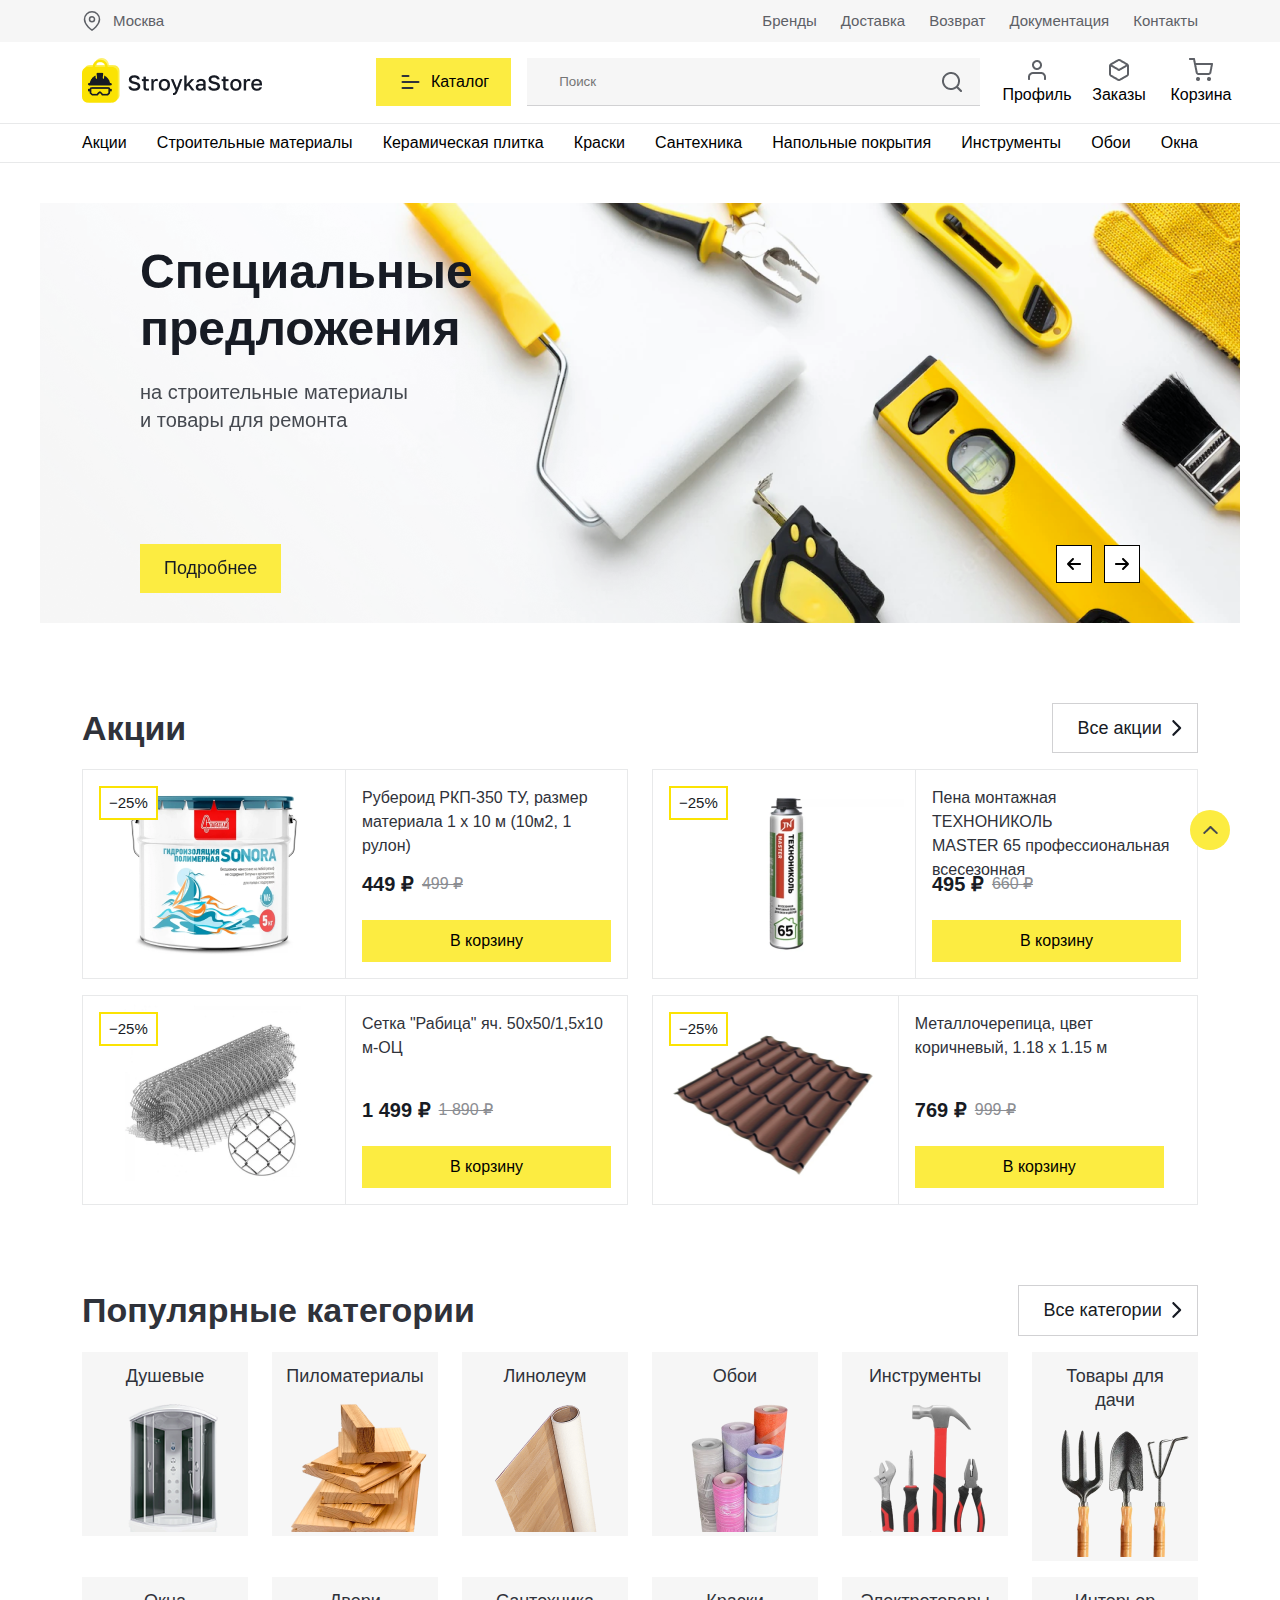
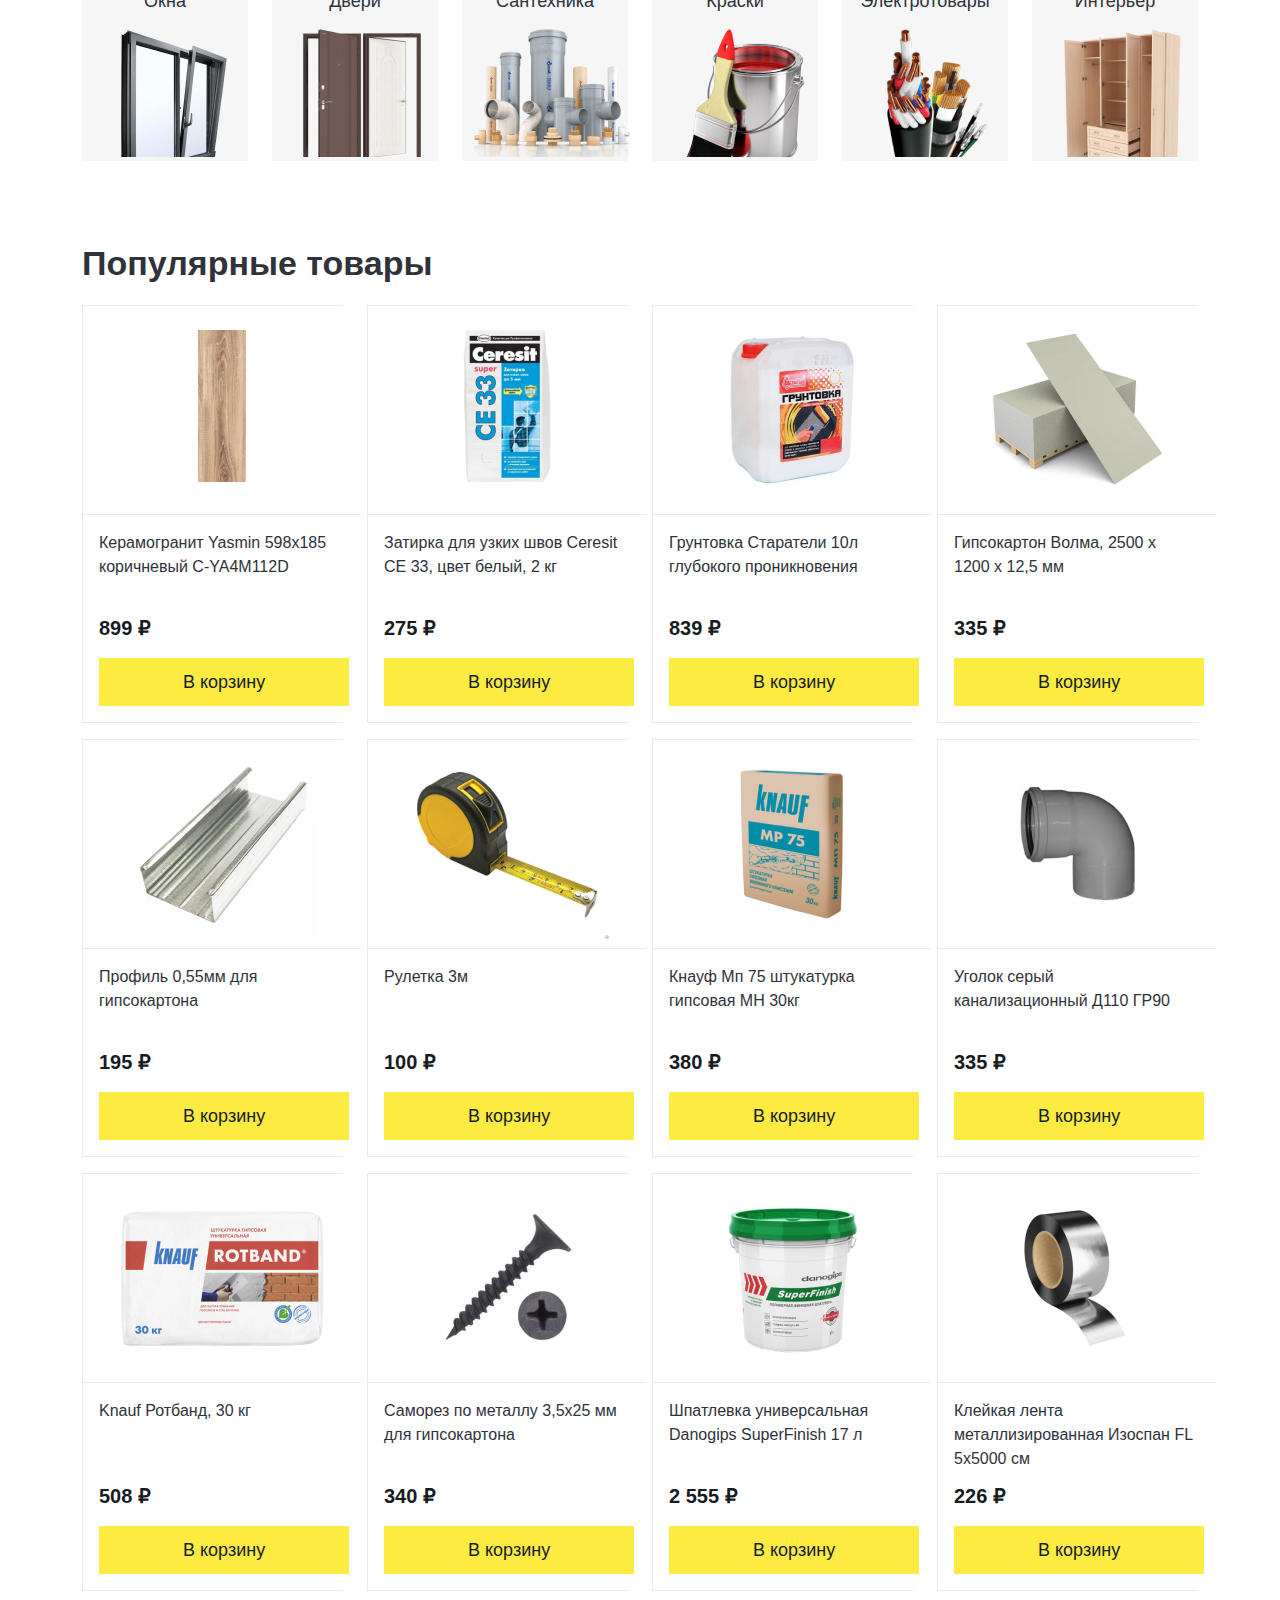
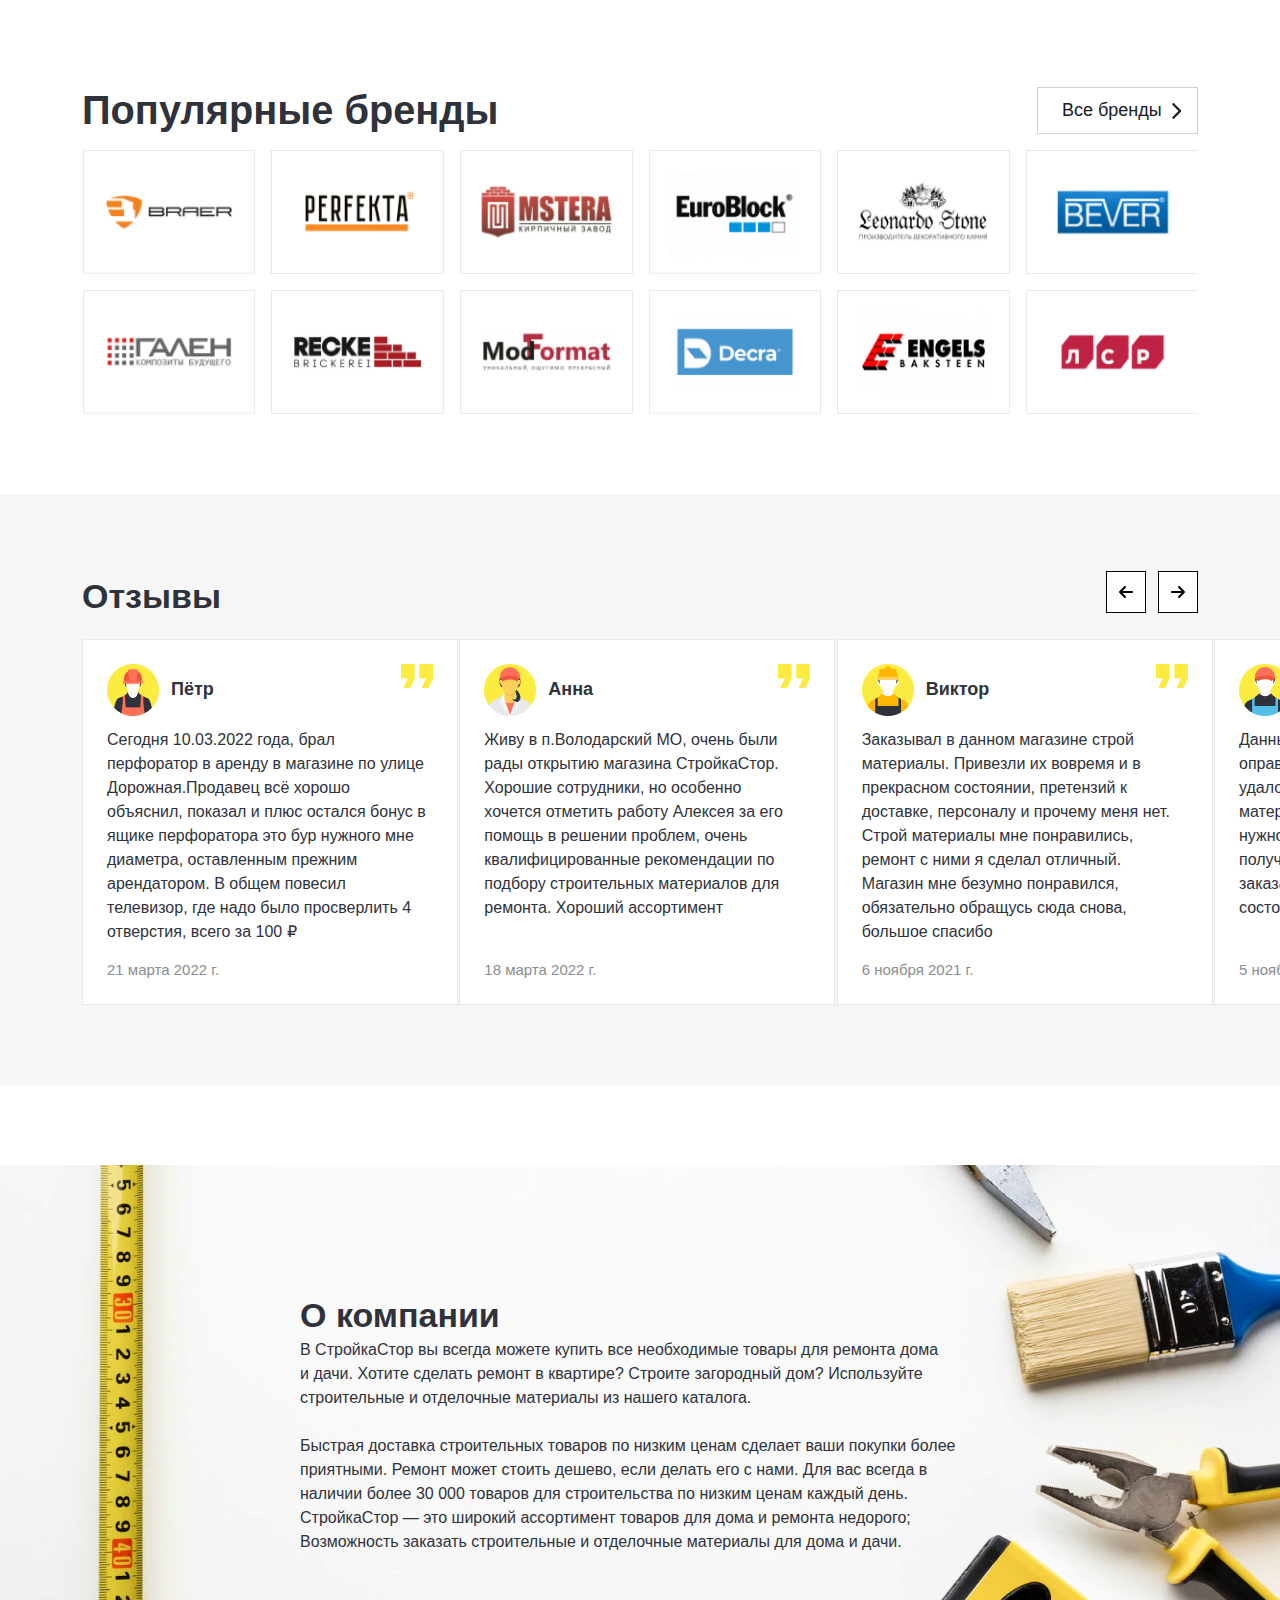
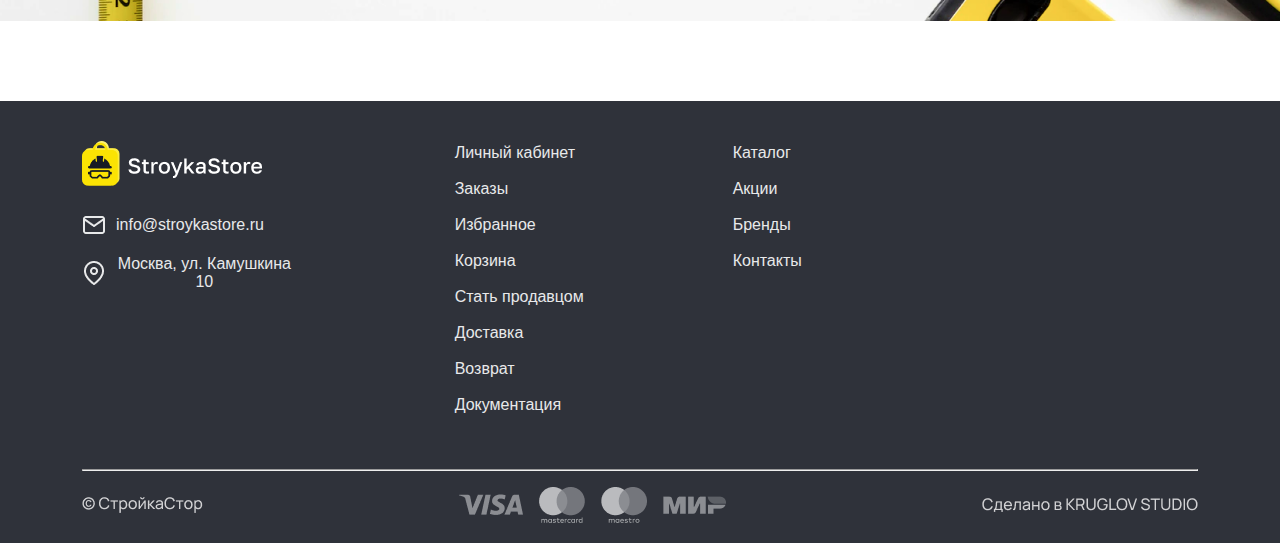
<file: index.html>
<!DOCTYPE html>
<html lang="en">

<head>
    <meta charset="UTF-8">
    <meta http-equiv="X-UA-Compatible" content="IE=edge">
    <meta name="viewport" content="width=device-width, initial-scale=1.0">
    <title>Document</title>
    <script src="./src/libs/fa/all.min.js"></script>
    <link rel="stylesheet" href="./src/css/style.css">
</head>

<body>
    <header class="header" id="header">
        <div class="header-desktop">
            <div class="header-top">
                <div class="container">
                    <div class="d-flex justify-content-between align-items-center">
                        <a href="#" class="header-top__link" id="open-city-popup">
                            <img class="header-top__img" src="./src/images/header/location.svg" alt="pin"> Москва
                        </a>
                        <div class="d-flex header-top__menu">
                            <a href="./src/pages/brand/" class="header-top__link">Бренды</a>
                            <a href="./src/pages/delivery/" class="header-top__link">Доставка</a>
                            <a href="./src/pages/return/" class="header-top__link">Возврат</a>
                            <a href="./src/pages/docs/" class="header-top__link">Документация</a>
                            <a href="./src/pages/contacts/" class="header-top__link">Контакты</a>
                        </div>
                    </div>
                </div>
            </div>
            <div class="header-middle">
                <div class="container">
                    <div class="d-flex justify-content-between">
                        <a href="" class="header-middle__logo">
                            <img src="./src/images/header/logo.png" alt="" class="header-middle__logo-img">
                        </a>
                        <div class="d-flex align-items-center header-middle__common">
                            <a href="./src/pages/catalog/" class="header-middle__catalog">
                                <svg width="25" height="24" viewBox="0 0 25 24" fill="none"
                                    xmlns="http://www.w3.org/2000/svg">
                                    <path d="M4.5 18L14.5 18" stroke="#2F323A" stroke-width="2" stroke-linecap="round"
                                        stroke-linejoin="round" />
                                    <path d="M4.5 12L20.5 12" stroke="#2F323A" stroke-width="2" stroke-linecap="round"
                                        stroke-linejoin="round" />
                                    <path d="M4.5 6L10.5 6" stroke="#2F323A" stroke-width="2" stroke-linecap="round"
                                        stroke-linejoin="round" />
                                </svg>
                                Каталог
                            </a>

                            <form action="" class="header-middle__form">
                                <input type="text" placeholder="Поиск" class="header-middle__input">
                                <button type="submit" class="header-middle__btn">
                                    <img class="header-middle__img" src="./src/images/header/Icon (4).png" alt="">
                                </button>
                            </form>
                            <div class="header-middle__profile">
                                <a href="./src/pages/personalArea/" class="header-middle__link" id="open-login-popup">
                                    <img src="./src/images/header/Icon (1).png" alt="">
                                    Профиль
                                </a>
                                <a href="#" class="header-middle__link">
                                    <img src="./src/images/header/Icon (2).png" alt="">
                                    <br>
                                    Заказы
                                </a>
                                <a href="#" class="header-middle__link">
                                    <img src="./src/images/header/Icon (3).png" alt="">
                                    Корзина
                                </a>
                            </div>
                        </div>
                    </div>
                </div>
            </div>
            <div class="header-bottom">
                <div class="container">
                    <nav class="d-flex header-bottom__nav justify-content-between align-items-center">
                        <a href="" class="header-bottom__link">Акции</a>
                        <a href="" class="header-bottom__link">Строительные материалы</a>
                        <a href="" class="header-bottom__link">Керамическая плитка</a>
                        <a href="" class="header-bottom__link">Краски</a>
                        <a href="" class="header-bottom__link">Сантехника</a>
                        <a href="" class="header-bottom__link">Напольные покрытия</a>
                        <a href="" class="header-bottom__link">Инструменты</a>
                        <a href="" class="header-bottom__link">Обои</a>
                        <a href="" class="header-bottom__link">Окна</a>
                    </nav>


                </div>
            </div>
        </div>
        <div class="header-mobile">
            <div class="header-top">
                <div class="container">
                    <div class="d-flex justify-content-between flex-wrap">
                        <div class="burger-menu">
                            <span class="burger-menu__line"></span>
                        </div>
                        <a href="../../../" class="header-top__logo">
                            <img src="./src/images/header/logo.png" alt="" class="header-top__logo-img">
                        </a>
                        <a href="" class="header-top__link">
                            <img src="./src/images/header/Icon (3).png" alt="">
                        </a>
                        <form action="" class="header-top__form">
                            <input type="text" placeholder="Поиск" class="header-top__input">
                            <button type="submit" class="header-top__btn">
                                <img class="header-top__img" src="./src/images/header/Icon (4).png" alt="">
                            </button>
                        </form>
                    </div>
                </div>
            </div>
            <div class="header-bottom">
                <a href="" class="menu-link">Акции</a>
                <a href="" class="menu-link">Строительные материалы</a>
                <a href="" class="menu-link">Керамическая плитка</a>
                <a href="" class="menu-link">Краски</a>
                <a href="" class="menu-link">Сантехника</a>
                <a href="" class="menu-link">Напольные покрытия</a>
                <a href="" class="menu-link">Инструменты</a>
                <a href="" class="menu-link">Обои</a>
                <a href="" class="menu-link">Окна</a>
            </div>
        </div>
    </header>
    <main class="main">
        <section class="home">
            <div class="owl-carousel owl-theme owl-loaded" id="home-slider">
                <div class="owl-stage-outer">
                    <div class="owl-stage">
                        <div class="owl-item">
                            <div class="home-slide home-slide_first">
                                <h2 class="home-slide__title">
                                    Специальные <br> предложения
                                </h2>
                                <h3 class="home-slide__text">
                                    на строительные материалы <br> и товары для ремонта
                                </h3>
                                <a href="" class="home-slide__more-btn">Подробнее</a>
                            </div>

                        </div>
                        <div class="owl-item">
                            <div class="home-slide home-slide_second">
                                <h1 class="home-slide__title">
                                    Распродажа <br> инструментов
                                </h1>
                                <p class="home-slide__text">
                                    «СтройкаСтор» стремится сделать условия покупки <br> максимально выгодными для
                                    каждого
                                    покупателя, поэтому <br> на сайте регулярно появляются товары со скидкой
                                </p>
                                <a href="" class="home-slide__more-btn">Подробнее</a>
                            </div>
                        </div>
                    </div>
                </div>
                <div class="owl-nav">
                    <div class="home__prev">
                        <i class="fa-solid fa-arrow-left"></i>
                    </div>
                    <div class="home__next">
                        <i class="fa-solid fa-arrow-right"></i>
                    </div>
                </div>
            </div>
        </section>
        <section class="stock">
            <div class="container">
                <div class="stock__header">
                    <h2 class="stock__header-title">
                        Акции
                    </h2>
                    <a href="" class="stock__header-btn">
                        Все акции<i class="fa-solid fa-chevron-right"></i>
                    </a>
                </div>
                <div class="row">
                    <div class="col-6">
                        <div class="stock__box-block">
                            <div class="stock__box-sonora">
                                <div class="stock__box-img-deg">
                                    −25%
                                </div>
                            </div>
                            <div class="stock__box-general">
                                <div class="stock__box-general-text">
                                    Рубероид РКП-350 ТУ, размер <br> материала 1 х 10 м (10м2, 1 рулон)
                                </div>
                                <div class="stock__box-general-price">
                                    449 ₽
                                    <div class="stock__box-general-price-min">
                                        499 ₽
                                    </div>
                                </div>
                                <div class="stock__box-general-btn">
                                    В корзину
                                </div>

                            </div>
                        </div>
                    </div>
                    <div class="col-6">
                        <div class="stock__box-block">
                            <div class="stock__box-master65">
                                <div class="stock__box-img-deg">
                                    −25%
                                </div>
                            </div>
                            <div class="stock__box-general">
                                <div class="stock__box-general-text">
                                    Пена монтажная ТЕХНОНИКОЛЬ <br> MASTER 65 профессиональная <br> всесезонная
                                </div>
                                <div class="stock__box-general-price">
                                    495 ₽
                                    <div class="stock__box-general-price-min">
                                        660 ₽
                                    </div>
                                </div>
                                <div class="stock__box-general-btn">
                                    В корзину
                                </div>

                            </div>
                        </div>
                    </div>

                </div>
                <div class="row">
                    <div class="col-6">
                        <div class="stock__box-block">
                            <div class="stock__box-netting">
                                <div class="stock__box-img-deg">
                                    −25%
                                </div>
                            </div>
                            <div class="stock__box-general">
                                <div class="stock__box-general-text">
                                    Сетка "Рабица" яч. 50х50/1,5х10 <br> м-ОЦ
                                </div>
                                <div class="stock__box-general-price">
                                    1 499 ₽
                                    <div class="stock__box-general-price-min">
                                        1 890 ₽
                                    </div>
                                </div>
                                <div class="stock__box-general-btn">
                                    В корзину
                                </div>
                            </div>
                        </div>
                    </div>
                    <div class="col-6">
                        <div class="stock__box-block">
                            <div class="stock__box-metal-tile">
                                <div class="stock__box-img-deg">
                                    −25%
                                </div>
                            </div>
                            <div class="stock__box-general">
                                <div class="stock__box-general-text">
                                    Металлочерепица, цвет <br> коричневый, 1.18 х 1.15 м
                                </div>
                                <div class="stock__box-general-price">
                                    769 ₽
                                    <div class="stock__box-general-price-min">
                                        999 ₽
                                    </div>
                                </div>
                                <div class="stock__box-general-btn">
                                    В корзину
                                </div>
                            </div>
                        </div>
                    </div>
                </div>
            </div>
            </div>
        </section>
        <section class="category">
            <div class="container">
                <div class="category__header">
                    <h2 class="category__header-title">
                        Популярные категории
                    </h2>
                    <a href="" class="category__header-btn">
                        Все категории<i class="fa-solid fa-chevron-right"></i>
                    </a>
                </div>
                <div class="row">
                    <div class="col-2">
                        <div class="category__box-block">
                            <p class="category__box-block-title">
                                Душевые
                            </p>
                            <div class="category__box-block-img">
                                <img src="./src/images/category/img1.png" alt="" class="category__box-block-img-1">
                            </div>
                        </div>
                    </div>
                    <div class="col-2">
                        <div class="category__box-block">
                            <p class="category__box-block-title">
                                Пиломатериалы
                            </p>
                            <div class="category__box-block-img">
                                <img src="./src/images/category/img2.png" alt="" class="category__box-block-img-2">
                            </div>
                        </div>
                    </div>
                    <div class="col-2">
                        <div class="category__box-block">
                            <p class="category__box-block-title">
                                Линолеум
                            </p>
                            <div class="category__box-block-img">
                                <img src="./src/images/category/img3.png" alt="" class="category__box-block-img-3">
                            </div>
                        </div>
                    </div>
                    <div class="col-2">
                        <div class="category__box-block">
                            <p class="category__box-block-title">
                                Обои
                            </p>
                            <div class="category__box-block-img">
                                <img src="./src/images/category/img4.png" alt="" class="category__box-block-img-4">
                            </div>
                        </div>
                    </div>
                    <div class="col-2">
                        <div class="category__box-block">
                            <p class="category__box-block-title">
                                Инструменты
                            </p>
                            <div class="category__box-block-img">
                                <img src="./src/images/category/img5.png" alt="" class="category__box-block-img-5">
                            </div>
                        </div>
                    </div>
                    <div class="col-2">
                        <div class="category__box-block">
                            <p class="category__box-block-title">
                                Товары для дачи
                            </p>
                            <div class="category__box-block-img">
                                <img src="./src/images/category/img6.png" alt="" class="category__box-block-img-6">
                            </div>
                        </div>
                    </div>

                </div>


                <div class="row">

                    <div class="col-2">
                        <div class="category__box-block">
                            <p class="category__box-block-title">
                                Окна
                            </p>
                            <div class="category__box-block-img">
                                <img src="./src/images/category/img7.png" alt="" class="category__box-block-img-7">
                            </div>
                        </div>
                    </div>
                    <div class="col-2">
                        <div class="category__box-block">
                            <p class="category__box-block-title">
                                Двери
                            </p>
                            <div class="category__box-block-img">
                                <img src="./src/images/category/img8.png" alt="" class="category__box-block-img-8">
                            </div>
                        </div>
                    </div>
                    <div class="col-2">
                        <div class="category__box-block">
                            <p class="category__box-block-title">
                                Сантехника
                            </p>
                            <div class="category__box-block-img">
                                <img src="./src/images/category/img9.png" alt="" class="category__box-block-img-9">
                            </div>
                        </div>
                    </div>
                    <div class="col-2">
                        <div class="category__box-block">
                            <p class="category__box-block-title">
                                Краски
                            </p>
                            <div class="category__box-block-img">
                                <img src="./src/images/category/img10.png" alt="" class="category__box-block-img-10">
                            </div>
                        </div>
                    </div>
                    <div class="col-2">
                        <div class="category__box-block">
                            <p class="category__box-block-title">
                                Электротовары
                            </p>
                            <div class="category__box-block-img">
                                <img src="./src/images/category/img11.png" alt="" class="category__box-block-img-11">
                            </div>
                        </div>
                    </div>
                    <div class="col-2">
                        <div class="category__box-block">
                            <p class="category__box-block-title">
                                Интерьер
                            </p>
                            <div class="category__box-block-img">
                                <img src="./src/images/category/img12.png" alt="" class="category__box-block-img-12">
                            </div>
                        </div>
                    </div>
                </div>
            </div>
        </section>
        <section class="bestsellers">
            <div class="container">
                <h2 class="bestsellers__title">
                    Популярные товары
                </h2>
                <div class="row">
                    <div class="col-3">
                        <div class="bestsellers__box-block">
                            <div class="bestsellers__box-img">
                                <img src="./src/images/bestsellers/Img1.png" alt="" class="bestsellers__box-image">
                            </div>
                            <div class="bestsellers__box-general">
                                <div class="bestsellers__box-general-text">
                                    Керамогранит Yasmin 598х185 <br> коричневый C-YA4M112D
                                </div>
                                <div class="bestsellers__box-general-price">
                                    899 ₽
                                </div>
                                <a href="" class="bestsellers__box-general-btn">
                                    В корзину
                                </a>
                                <div class="counter">
                                    <button class="counter__btn counter__minus">-</button>
                                    <input type="number" min="1" max="5" value="1" class="counter__input">
                                    <button class="counter__btn counter__plus">+</button>
                                </div>
                            </div>
                        </div>
                    </div>
                    <div class="col-3">
                        <div class="bestsellers__box-block">
                            <div class="bestsellers__box-img">
                                <img src="./src/images/bestsellers/Img2.png" alt="" class="bestsellers__box-image">
                            </div>
                            <div class="bestsellers__box-general">
                                <div class="bestsellers__box-general-text">
                                    Затирка для узких швов Ceresit <br> СЕ 33, цвет белый, 2 кг
                                </div>
                                <div class="bestsellers__box-general-price">
                                    275 ₽
                                </div>
                                <a href="" class="bestsellers__box-general-btn">
                                    В корзину
                                </a>
                                <div class="counter">
                                    <button class="counter__btn counter__minus">-</button>
                                    <input type="number" min="1" max="5" value="1" class="counter__input">
                                    <button class="counter__btn counter__plus">+</button>
                                </div>
                            </div>
                        </div>
                    </div>
                    <div class="col-3">
                        <div class="bestsellers__box-block">
                            <div class="bestsellers__box-img">
                                <img src="./src/images/bestsellers/Img3.png" alt="" class="bestsellers__box-image">
                            </div>
                            <div class="bestsellers__box-general">
                                <div class="bestsellers__box-general-text">
                                    Грунтовка Старатели 10л <br> глубокого проникновения
                                </div>
                                <div class="bestsellers__box-general-price">
                                    839 ₽
                                </div>
                                <a href="" class="bestsellers__box-general-btn">
                                    В корзину
                                </a>
                                <div class="counter">
                                    <button class="counter__btn counter__minus"> −
                                    </button>
                                    <input type="number" min="1" max="5" value="1" class="counter__input" >
                                    <button class="counter__btn counter__plus">+
                                    </button>
                                </div>
                            </div>
                        </div>
                    </div>
                    <div class="col-3">
                        <div class="bestsellers__box-block">
                            <div class="bestsellers__box-img">
                                <img src="./src/images/bestsellers/Img4.png" alt="" class="bestsellers__box-image">
                            </div>
                            <div class="bestsellers__box-general">
                                <div class="bestsellers__box-general-text">
                                    Гипсокартон Волма, 2500 х <br> 1200 х 12,5 мм

                                </div>
                                <div class="bestsellers__box-general-price">
                                    335 ₽
                                </div>
                                <a href="" class="bestsellers__box-general-btn">
                                    В корзину
                                </a>
                                <div class="counter">
                                    <button class="counter__btn counter__minus"> −
                                    </button>
                                    <input type="number" min="1" max="5" value="1" class="counter__input">
                                    <button class="counter__btn counter__plus">+
                                    </button>
                                </div>
                            </div>
                        </div>
                    </div>
                </div>
                <div class="row">
                    <div class="col-3">
                        <div class="bestsellers__box-block">
                            <div class="bestsellers__box-img">
                                <img src="./src/images/bestsellers/Img5.png" alt="" class="bestsellers__box-image">
                            </div>
                            <div class="bestsellers__box-general">
                                <div class="bestsellers__box-general-text">
                                    Профиль 0,55мм для <br> гипсокартона
                                </div>
                                <div class="bestsellers__box-general-price">
                                    195 ₽
                                </div>
                                <a href="" class="bestsellers__box-general-btn">
                                    В корзину
                                </a>
                                <div class="counter">
                                    <button class="counter__btn counter__minus"> −
                                    </button>
                                    <input type="number" min="1" max="5" value="1" class="counter__input">
                                    <button class="counter__btn counter__plus">+
                                    </button>
                                </div>
                            </div>
                        </div>
                    </div>
                    <div class="col-3">
                        <div class="bestsellers__box-block">
                            <div class="bestsellers__box-img">
                                <img src="./src/images/bestsellers/Img6.png" alt="" class="bestsellers__box-image">
                            </div>
                            <div class="bestsellers__box-general">
                                <div class="bestsellers__box-general-text">
                                    Рулетка 3м
                                </div>
                                <div class="bestsellers__box-general-price">
                                    100 ₽
                                </div>
                                <a href="" class="bestsellers__box-general-btn">
                                    В корзину
                                </a>
                                <div class="counter">
                                    <button class="counter__btn counter__minus"> −
                                    </button>
                                    <input type="number" min="1" max="5" value="1" class="counter__input">
                                    <button class="counter__btn counter__plus">+
                                    </button>
                                </div>
                            </div>
                        </div>
                    </div>
                    <div class="col-3">
                        <div class="bestsellers__box-block">
                            <div class="bestsellers__box-img">
                                <img src="./src/images/bestsellers/Img7.png" alt="" class="bestsellers__box-image">
                            </div>
                            <div class="bestsellers__box-general">
                                <div class="bestsellers__box-general-text">
                                    Кнауф Мп 75 штукатурка <br> гипсовая МН 30кг
                                </div>
                                <div class="bestsellers__box-general-price">
                                    380 ₽
                                </div>
                                <a href="" class="bestsellers__box-general-btn">
                                    В корзину
                                </a>
                                <div class="counter">
                                    <button class="counter__btn counter__minus"> −
                                    </button>
                                    <input type="number" min="1" max="5" value="1" class="counter__input">
                                    <button class="counter__btn counter__plus">+
                                    </button>
                                </div>
                            </div>
                        </div>
                    </div>
                    <div class="col-3">
                        <div class="bestsellers__box-block">
                            <div class="bestsellers__box-img">
                                <img src="./src/images/bestsellers/Img8.png" alt="" class="bestsellers__box-image">
                            </div>
                            <div class="bestsellers__box-general">
                                <div class="bestsellers__box-general-text">
                                    Уголок серый <br> канализационный Д110 ГР90
                                </div>
                                <div class="bestsellers__box-general-price">
                                    335 ₽
                                </div>
                                <a href="" class="bestsellers__box-general-btn">
                                    В корзину
                                </a>
                                <div class="counter">
                                    <button class="counter__btn counter__minus"> −
                                    </button>
                                    <input type="number" min="1" max="5" value="1" class="counter__input"> <button
                                        class="counter__btn counter__plus">+
                                    </button>
                                </div>
                            </div>
                        </div>
                    </div>
                </div>
                <div class="row">
                    <div class="col-3">
                        <div class="bestsellers__box-block">
                            <div class="bestsellers__box-img">
                                <img src="./src/images/bestsellers/Img9.png" alt="" class="bestsellers__box-image">
                            </div>
                            <div class="bestsellers__box-general">
                                <div class="bestsellers__box-general-text">
                                    Knauf Ротбанд, 30 кг
                                </div>
                                <div class="bestsellers__box-general-price">
                                    508 ₽
                                </div>
                                <a href="" class="bestsellers__box-general-btn">
                                    В корзину
                                </a>
                                <div class="counter">
                                    <button class="counter__btn counter__minus"> −
                                    </button>
                                    <input type="number" min="1" max="5" value="1" class="counter__input"> <button
                                        class="counter__btn counter__plus">+
                                    </button>
                                </div>
                            </div>
                        </div>
                    </div>
                    <div class="col-3">
                        <div class="bestsellers__box-block">
                            <div class="bestsellers__box-img">
                                <img src="./src/images/bestsellers/Img10.png" alt="" class="bestsellers__box-image">
                            </div>
                            <div class="bestsellers__box-general">
                                <div class="bestsellers__box-general-text">
                                    Саморез по металлу 3,5х25 мм <br> для гипсокартона
                                </div>
                                <div class="bestsellers__box-general-price">
                                    340 ₽
                                </div>
                                <a href="" class="bestsellers__box-general-btn">
                                    В корзину
                                </a>
                                <div class="counter">
                                    <button class="counter__btn counter__minus"> −
                                    </button>
                                    <input type="number" min="1" max="5" value="1" class="counter__input"> <button
                                        class="counter__btn counter__plus">+
                                    </button>
                                </div>
                            </div>
                        </div>
                    </div>
                    <div class="col-3">
                        <div class="bestsellers__box-block">
                            <div class="bestsellers__box-img">
                                <img src="./src/images/bestsellers/Img11.png" alt="" class="bestsellers__box-image">
                            </div>
                            <div class="bestsellers__box-general">
                                <div class="bestsellers__box-general-text">
                                    Шпатлевка универсальная <br> Danogips SuperFinish 17 л
                                </div>
                                <div class="bestsellers__box-general-price">
                                    2 555 ₽
                                </div>
                                <a href="" class="bestsellers__box-general-btn">
                                    В корзину
                                </a>
                                <div class="counter">
                                    <button class="counter__btn counter__minus"> −
                                    </button>
                                    <input type="number" min="1" max="5" value="1" class="counter__input"> <button
                                        class="counter__btn counter__plus">+
                                    </button>
                                </div>
                            </div>
                        </div>
                    </div>
                    <div class="col-3">
                        <div class="bestsellers__box-block">
                            <div class="bestsellers__box-img">
                                <img src="./src/images/bestsellers/Img12.png" alt="" class="bestsellers__box-image">
                            </div>
                            <div class="bestsellers__box-general">
                                <div class="bestsellers__box-general-text">
                                    Клейкая лента <br> металлизированная Изоспан FL <br> 5х5000 см
                                </div>
                                <div class="bestsellers__box-general-price">
                                    226 ₽
                                </div>
                                <a href="#" class="bestsellers__box-general-btn">
                                    В корзину
                                </a>
                                <div class="counter">
                                    <button class="counter__btn counter__minus"> −
                                    </button>
                                    <input type="number" min="1" max="5" value="1" class="counter__input"> <button
                                        class="counter__btn counter__plus">+
                                    </button>
                                </div>
                            </div>
                        </div>
                    </div>
                </div>
            </div>
        </section>
        <section class="brands">
            <div class="container">
                <div class="brands__header">
                    <h3 class="brands__header-title">Популярные бренды</h3>
                    <button class="brands__header-btn">Все бренды<i class="fa-solid fa-chevron-right"></i></button>
                </div>

                <div class="brands__owl">
                    <div class="owl-carousel owl-theme owl-loaded" id="brands_top">
                        <div class="owl-stage-outer">
                            <div class="owl-stage">
                                <div class="owl-item">
                                    <img src="./src/images/brands/top0.png" alt="" class="brands__owl-img">
                                </div>
                                <div class="owl-item">
                                    <img src="./src/images/brands/top1.png" alt="" class="brands__owl-img">
                                </div>
                                <div class="owl-item">
                                    <img src="./src/images/brands/top2.png" alt="" class="brands__owl-img">
                                </div>
                                <div class="owl-item">
                                    <img src="./src/images/brands/top3.png" alt="" class="brands__owl-img">
                                </div>
                                <div class="owl-item">
                                    <img src="./src/images/brands/top4.png" alt="" class="brands__owl-img">
                                </div>
                                <div class="owl-item">
                                    <img src="./src/images/brands/top5.png" alt="" class="brands__owl-img">
                                </div>
                            </div>
                        </div>
                    </div>
                </div>

                <div class="brands__owl">
                    <div class="owl-carousel owl-theme owl-loaded" id="brands_bottom">
                        <div class="owl-stage-outer">
                            <div class="owl-stage">
                                <div class="owl-item">
                                    <img src="./src/images/brands/bottom0.png" alt="" class="brands__owl-img">
                                </div>
                                <div class="owl-item">
                                    <img src="./src/images/brands/bottom1.png" alt="" class="brands__owl-img">
                                </div>
                                <div class="owl-item">
                                    <img src="./src/images/brands/bottom2.png" alt="" class="brands__owl-img">
                                </div>
                                <div class="owl-item">
                                    <img src="./src/images/brands/bottom3.png" alt="" class="brands__owl-img">
                                </div>
                                <div class="owl-item">
                                    <img src="./src/images/brands/bottom4.png" alt="" class="brands__owl-img">
                                </div>
                                <div class="owl-item">
                                    <img src="./src/images/brands/bottom5.png" alt="" class="brands__owl-img">
                                </div>
                            </div>
                        </div>
                    </div>
                </div>
            </div>
        </section>
        <section class="feedback">
            <div class="container">
                <h2 class="feedback__title">
                    Отзывы
                </h2>
                <div class="owl-carousel owl-theme owl-loaded" id="feedback-slider">
                    <div class="owl-stage-outer">
                        <div class="owl-stage">
                            <div class="owl-item">
                                <div class="feedback-card">
                                    <div class="feedback-card_top">
                                        <div class="feedback-card_user">
                                            <img src="./src/images/feedback/ava1.png" alt=""
                                                class="feedback-card_avatar">
                                            <p class="feedback-card_name">
                                                Пётр
                                            </p>
                                        </div>
                                        <img src="./src/images/feedback/quotes.png" alt="" class="feedback-card_quotes">
                                    </div>
                                    <p class="feedback-card_comment">
                                        Сегодня 10.03.2022 года, брал <br> перфоратор в аренду в магазине по улице
                                        <br>Дорожная.Продавец всё хорошо <br> объяснил, показал и плюс остался бонус
                                        в<br> ящике
                                        перфоратора это
                                        бур нужного мне диаметра, оставленным прежним <br> арендатором. В общем
                                        повесил<br>телевизор, где надо было просверлить 4 <br> отверстия, всего за 100 ₽
                                    </p>
                                    <p class="feedback-card_date">
                                        21 марта 2022 г.
                                    </p>
                                </div>
                            </div>
                            <div class="owl-item">
                                <div class="feedback-card">
                                    <div class="feedback-card_top">
                                        <div class="feedback-card_user">
                                            <img src="./src/images/feedback/ava2.png" alt=""
                                                class="feedback-card_avatar">
                                            <p class="feedback-card_name">
                                                Анна
                                            </p>
                                        </div>
                                        <img src="./src/images/feedback/quotes.png" alt="" class="feedback-card_quotes">
                                    </div>
                                    <p class="feedback-card_comment">
                                        Живу в п.Володарский МО, очень были <br> рады открытию магазина СтройкаСтор.
                                        <br>
                                        Хорошие
                                        сотрудники, но особенно <br> хочется отметить работу Алексея за его <br>
                                        помощь
                                        в
                                        решении
                                        проблем, очень <br> квалифицированные рекомендации по <br> подбору
                                        строительных
                                        материалов для <br>
                                        ремонта. Хороший ассортимент
                                    </p>
                                    <p class="feedback-card_date">
                                        18 марта 2022 г.
                                    </p>
                                </div>
                            </div>
                            <div class="owl-item">
                                <div class="feedback-card">
                                    <div class="feedback-card_top">
                                        <div class="feedback-card_user">
                                            <img src="./src/images/feedback/ava3.png" alt=""
                                                class="feedback-card_avatar">
                                            <p class="feedback-card_name">
                                                Виктор
                                            </p>
                                        </div>
                                        <img src="./src/images/feedback/quotes.png" alt="" class="feedback-card_quotes">
                                    </div>
                                    <p class="feedback-card_comment">
                                        Заказывал в данном магазине строй <br> материалы. Привезли их
                                        вовремя и в <br>
                                        прекрасном
                                        состоянии, претензий к <br> доставке, персоналу и прочему меня нет.
                                        <br>
                                        Строй
                                        материалы мне
                                        понравились, <br> ремонт с ними я сделал отличный. <br> Магазин мне
                                        безумно
                                        понравился, <br>
                                        обязательно обращусь сюда снова, <br> большое спасибо
                                    </p>
                                    <p class="feedback-card_date">
                                        6 ноября 2021 г.
                                    </p>
                                </div>
                            </div>
                            <div class="owl-item">
                                <div class="feedback-card">
                                    <div class="feedback-card_top">
                                        <div class="feedback-card_user">
                                            <img src="./src/images/feedback/ava4.png" alt=""
                                                class="feedback-card_avatar">
                                            <p class="feedback-card_name">
                                                Дмитрий
                                            </p>
                                        </div>
                                        <img src="./src/images/feedback/quotes.png" alt="" class="feedback-card_quotes">
                                    </div>
                                    <p class="feedback-card_comment">
                                        Данный магазин целиком и полностью <br> оправдал все мои ожидания. Тут мне <br>
                                        удалось
                                        найти апсалютно все нужные мне <br> материалы для отделочных работ и в <br>
                                        нужном
                                        количестве. С доставкой тоже <br> получилось всё удобно. привезли всё в <br>
                                        заказанном
                                        количестве и в отличном <br> состоянии.
                                    </p>
                                    <p class="feedback-card_date">
                                        5 ноября 2021 г.
                                    </p>
                                </div>
                            </div>
                        </div>
                        <div class="owl-nav">
                            <div class="feedback__prev">
                                <i class="fa-solid fa-arrow-left"></i>
                            </div>
                            <div class="feedback__next">
                                <i class="fa-solid fa-arrow-right"></i>
                            </div>
                        </div>
                    </div>
                </div>
            </div>
        </section>
        <section class="about">
            <div class="about__bg">
                <h2 class="about__title">
                    О компании
                </h2>
                <p class="about__text">
                    В СтройкаСтор вы всегда можете купить все необходимые товары для ремонта дома <br> и дачи. Хотите
                    сделать
                    ремонт в квартире? Строите загородный дом? Используйте <br> строительные и отделочные материалы из
                    нашего каталога.
                    <br> <br>
                    Быстрая доставка строительных товаров по низким ценам сделает ваши покупки более <br> приятными.
                    Ремонт может стоить дешево, если делать его с нами. Для вас всегда в <br> наличии более 30 000
                    товаров для строительства
                    по низким ценам каждый день. <br>
                    СтройкаСтор — это широкий ассортимент товаров для дома и ремонта недорого; <br> Возможность
                    заказать
                    строительные и отделочные материалы для дома и дачи.
                </p>
            </div>
        </section>
    </main>
    <footer class="footer">
        <div class="container">
            <div class="footer__top">
                <div class="footer__top-mail">
                    <img src="./src/images/footer/logo.png" alt="" class="footer__top-logo"> <br>
                    <a href="#" class="footer__top-email">
                        <img src="./src/images/footer/Icon1.png" alt="" class="footer__top-email-icon">
                        info@stroykastore.ru
                    </a> <br>
                    <a href="#" class="footer__top-email">
                        <img src="./src/images/footer/Icon2.png" alt="" class="footer__top-email-icon">
                        Москва, ул. Камушкина 10
                    </a>
                </div>

                <nav class="nav">
                    <div class="row">
                        <div class="col-4">
                            <a href="./src/pages/personalArea/" class="footer__link">
                                <p class="footer__link-text">Личный кабинет</p>
                            </a>
                            <a href="#" class="footer__link">
                                <p class="footer__link-text">Заказы</p>
                            </a>
                            <a href="#" class="footer__link">
                                <p class="footer__link-text">Избранное</p>
                            </a>
                            <a href="#" class="footer__link">
                                <p class="footer__link-text">Корзина</p>
                            </a>
                        </div>
                        <div class="col-4">
                            <a href="../catalog/" class="footer__link">
                                <p class="footer__link-text">Каталог</p>
                            </a>
                            <a href="#" class="footer__link">
                                <p class="footer__link-text">Акции</p>
                            </a>
                            <a href="../brand/" class="footer__link">
                                <p class="footer__link-text">Бренды</p>
                            </a>
                            <a href="../contacts/" class="footer__link">
                                <p class="footer__link-text">Контакты</p>
                            </a>
                        </div>
                        <div class="col-4">
                            <a href="#" class="footer__link">
                                <p class="footer__link-text">Стать продавцом</p>
                            </a>
                            <a href="../delivery/" class="footer__link">
                                <p class="footer__link-text">Доставка</p>
                            </a>
                            <a href="../return/" class="footer__link">
                                <p class="footer__link-text">Возврат</p>
                            </a>
                            <a href="../docs/" class="footer__link">
                                <p class="footer__link-text">Документация</p>
                            </a>
                        </div>
                    </div>
                </nav>
            </div>
            <hr>
            <div class="footer__bottom">
                <div class="d-flex justify-content-between align-items-center">
                    <img src="./src/images/footer/text1.png" alt="" class="footer__bottom-img">
                    <img src="./src/images/footer/visa-mir.png" alt="" class="footer__bottom-img">
                    <img src="./src/images/footer/KRUGLOV-STUDIO.png" alt="" class="footer__bottom-img">
                </div>
            </div>
        </div>
    </footer>
    <div class="overlay">
        <div class="login-popup">
            <h2 class="login-popup__title">Вход</h2>
            <form action="" class="login-popup__form">
                <label for="mail" class="login-popup__text">
                    E-mail
                    <input type="text" id="mail" name="mail" placeholder="">
                </label>
                <label for="password" class="login-popup__text">
                    Пароль
                    <input type="password" id="password" name="password" placeholder="">
                </label>
            </form>
            <a href="" class="login-popup__question">Забыли пароль?</a>
            <a href="" class="login-popup__btn">Войти</a>
            <button class="login-popup__reg">Создать учетную запись</button>
        </div>
        <div class="reg-popup">
            <h2 class="reg-popup__title">Регистрация</h2>
            <form action="" class="reg-popup__form">
                <div class="reg-popup__box">
                    <label for="mail" class="reg-popup__text">
                        Имя
                        <input type="text" id="mail" name="mail" placeholder="">
                    </label>
                    <label for="mail" class="reg-popup__text">
                        E-mail
                        <input type="text" id="mail" name="mail" placeholder="">
                    </label>
                </div>
                <div class="reg-popup__box">
                    <label for="password" class="reg-popup__text">
                        Новый пароль
                        <input type="password" id="password" name="password" placeholder="">
                    </label>

                    <label for="password" class="reg-popup__text">
                        Подтверждение пароля
                        <input type="password" id="password" name="password" placeholder="">
                    </label>
                </div>
            </form>
            <a href="" class="reg-popup__btn">Зарегистрироваться</a>
        </div>
        <div class="city-popup">
            <h2 class="city-popup__title">Выберите ваш город</h2>
            <form action="" class="city-popup__form">
                <input type="text" placeholder="Поиск" class="city-popup__input">
                <button type="submit" class="city-popup__btn">
                    <img class="city-popup__img" src="./src/images/header/Icon (4).png" alt="">
                </button>
            </form>
            <div class="row">
                <div class="col-4">
                    <p class="city-popup__town">
                        Москва
                    </p>
                    <p class="city-popup__town">
                        Екатеринбург
                    </p>
                    <p class="city-popup__town">
                        Челябинск
                    </p>
                    <p class="city-popup__town">
                        Уфа
                    </p>
                    <p class="city-popup__town">
                        Воронеж
                    </p>
                </div>
                <div class="col-4">
                    <p class="city-popup__town">
                        Санкт-Петербург
                    </p>
                    <p class="city-popup__town">
                        Казань
                    </p>
                    <p class="city-popup__town">
                        Самара
                    </p>
                    <p class="city-popup__town">
                        Омск
                    </p>
                    <p class="city-popup__town">
                        Пермь
                    </p>
                </div>
                <div class="col-4">
                    <p class="city-popup__town">
                        Новосибирск
                    </p>
                    <p class="city-popup__town">
                        Нижний Новгород
                    </p>
                    <p class="city-popup__town">
                        Ростов-на-Дону
                    </p>
                    <p class="city-popup__town">
                        Красноярск
                    </p>
                    <p class="city-popup__town">
                        Волгоград
                    </p>
                </div>
            </div>
        </div>
        <div class="card-alert">
            <h2 class="card-alert__title">Спасибо за заказ!</h2>
            <p class="card-alert__text">Скоро с Вами свяжется наш менеджер!</p>
            <a href="" class="card-alert__btn">Вернуться в магазин</a>
        </div>
        <div class="error-popup">
            <h2 class="error-popup__title">Ошибка</h2>
            <p class="error-popup__text">Проблема с оплатой. Обратитесь <br> за помощью к менеджеру</p>
            <a href="" class="error-popup__btn">Вернуться в магазин</a>
        </div>
        <div class="order-alert">
            <h2 class="order-alert__title">Товар добавлен в корзину</h2>

            <div class="order-alert__card">
                <div class="order-alert__img">
                </div>
                <div class="order-alert__card-right">
                    <div class="order-alert__text">
                        Плита OSB-3 Kronospan 2500 х 1250 х 9 мм, хвойные породы
                    </div>
                    <div class="order-alert__price">
                        995 ₽
                    </div>
                    <div class="order-alert__piece">
                        2 шт.
                    </div>
                </div>
            </div>
            <a href="" class="order-alert__btn-yellow">Перейти в корзину</a>
            <a href="" class="order-alert__btn-fff">Продолжить покупки</a>
        </div>
        <div class="popup-close-btn">

        </div>
    </div>
    <a href="#header" class="to-top-btn">
        <img src="./src/images/header/iconV.png" alt="">
    </a>


    <script src="./src/libs/jquery/jquery.js"></script>
    <script src="./src/libs/owl/owl.carousel.min.js"></script>
    <script src="./src/js/main.js"></script>
</body>

</html>
</file>
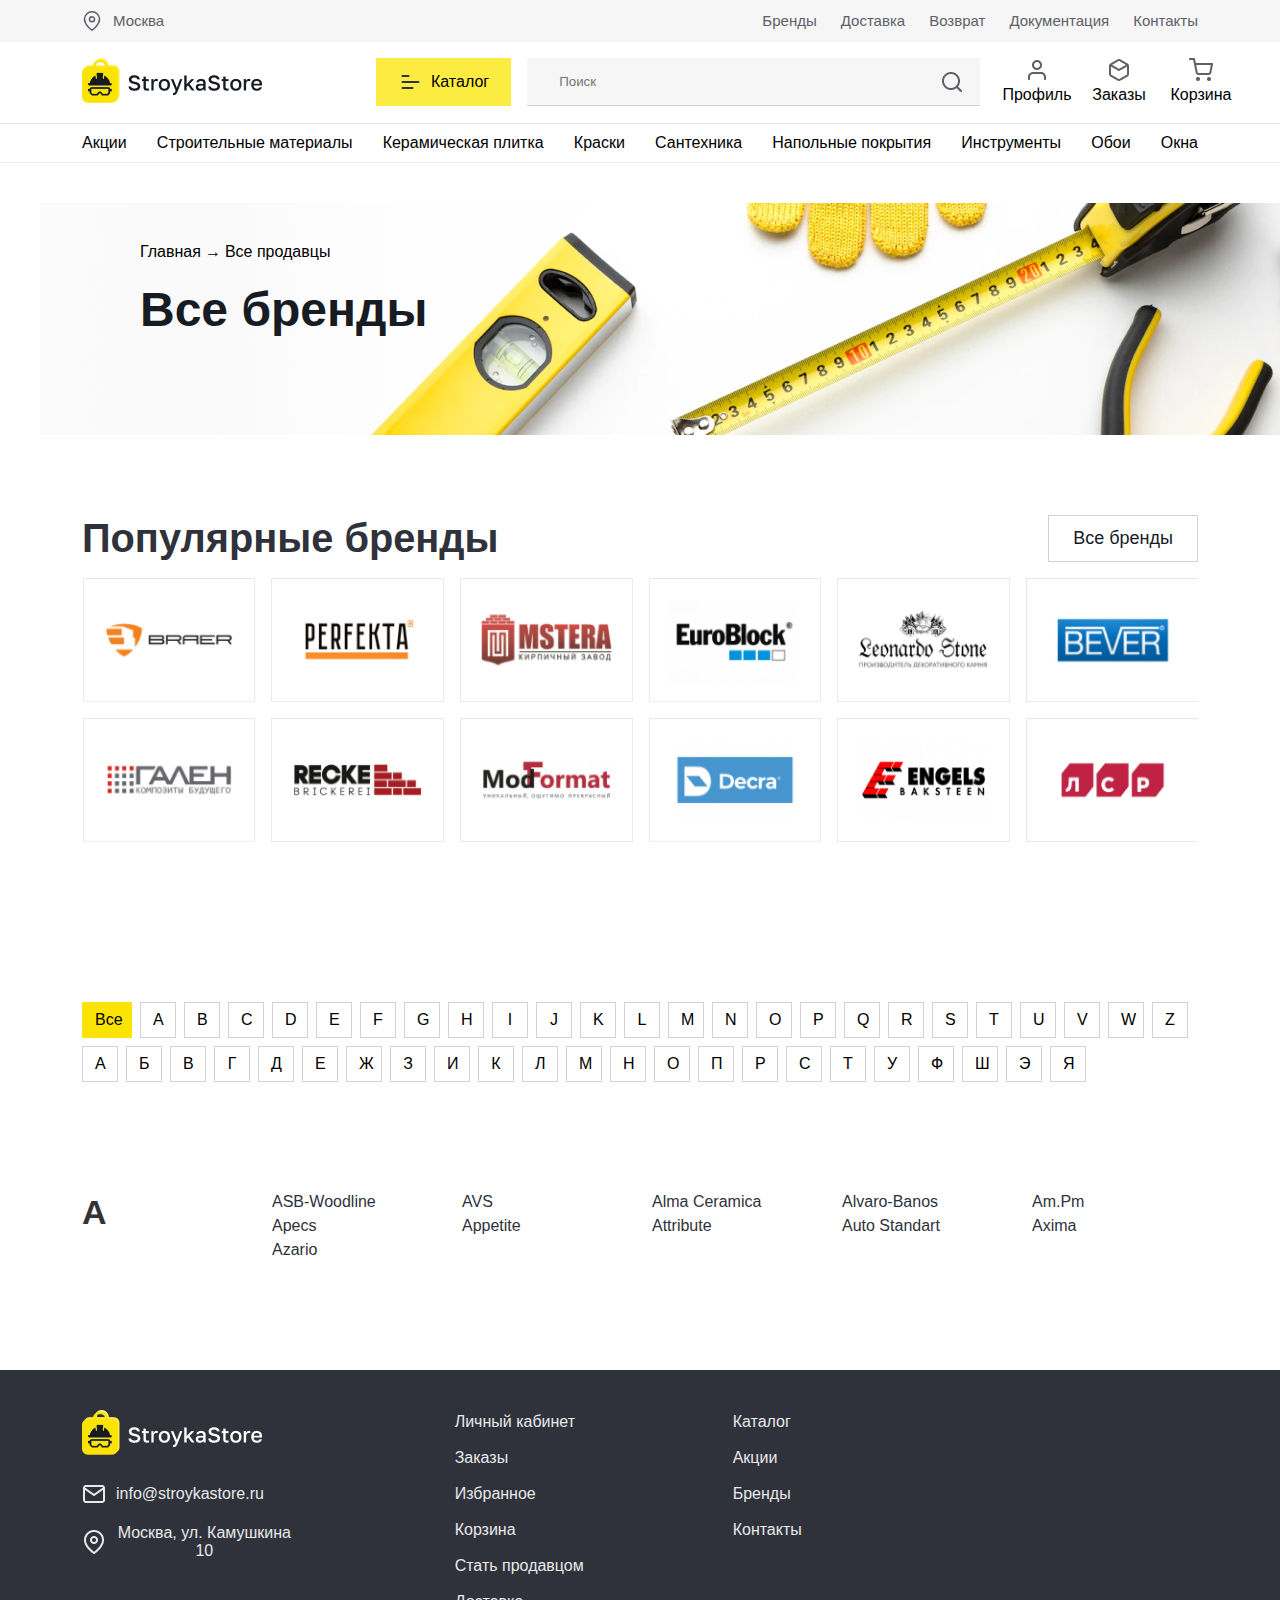
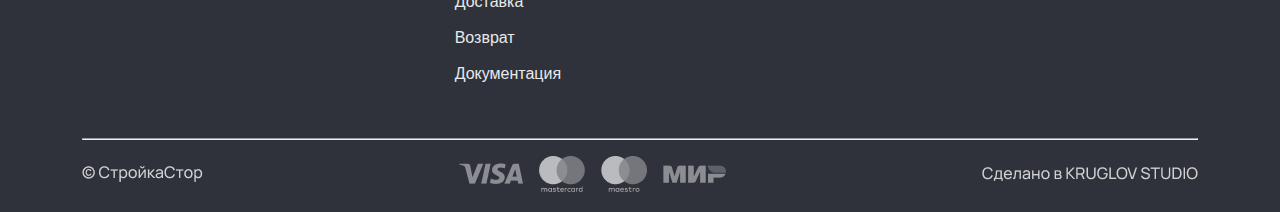
<file: src/pages/brand/index.html>
<!DOCTYPE html>
<html lang="en">

<head>
    <meta charset="UTF-8">
    <meta http-equiv="X-UA-Compatible" content="IE=edge">
    <meta name="viewport" content="width=device-width, initial-scale=1.0">
    <title>Document</title>
    <link rel="stylesheet" href="../../css/style.css">
</head>

<body>
    <header class="header">
        <div class="header-desktop">
            <div class="header-top">
                <div class="container">
                    <div class="d-flex justify-content-between align-items-center">
                        <a href="#" class="header-top__link" id="open-city-popup">
                            <img class="header-top__img" src="../../images/header/location.svg" alt="pin"> Москва
                        </a>
                        <div class="d-flex header-top__menu">
                            <a href="#" class="header-top__link">Бренды</a>
                            <a href="../delivery/" class="header-top__link">Доставка</a>
                            <a href="../return/" class="header-top__link">Возврат</a>
                            <a href="../docs/" class="header-top__link">Документация</a>
                            <a href="../contacts/" class="header-top__link">Контакты</a>
                        </div>
                    </div>
                </div>
            </div>
            <div class="header-middle">
                <div class="container">
                    <div class="d-flex justify-content-between">
                        <a href="../../../" class="header-middle__logo">
                            <img src="../../images/header/logo.png" alt="" class="header-middle__logo-img">
                        </a>
                        <div class="d-flex align-items-center header-middle__common">
                            <a href="../catalog/" class="header-middle__catalog">
                                <svg width="25" height="24" viewBox="0 0 25 24" fill="none"
                                    xmlns="http://www.w3.org/2000/svg">
                                    <path d="M4.5 18L14.5 18" stroke="#2F323A" stroke-width="2" stroke-linecap="round"
                                        stroke-linejoin="round" />
                                    <path d="M4.5 12L20.5 12" stroke="#2F323A" stroke-width="2" stroke-linecap="round"
                                        stroke-linejoin="round" />
                                    <path d="M4.5 6L10.5 6" stroke="#2F323A" stroke-width="2" stroke-linecap="round"
                                        stroke-linejoin="round" />
                                </svg>
                                Каталог
                            </a>

                            <form action="" class="header-middle__form">
                                <input type="text" placeholder="Поиск" class="header-middle__input">
                                <button type="submit" class="header-middle__btn">
                                    <img class="header-middle__img" src="../../images/header/Icon (4).png" alt="">
                                </button>
                            </form>
                            <div class="header-middle__profile">
                                <a href="" class="header-middle__link" id="open-login-popup">
                                    <img src="../../images/header/Icon (1).png" alt="">
                                    Профиль
                                </a>
                                <a href="" class="header-middle__link">
                                    <img src="../../images/header/Icon (2).png" alt="">
                                    <br>
                                    Заказы
                                </a>
                                <a href="" class="header-middle__link">
                                    <img src="../../images/header/Icon (3).png" alt="">
                                    Корзина
                                </a>
                            </div>
                        </div>
                    </div>
                </div>
            </div>
            <div class="header-bottom">
                <div class="container">
                    <nav class="d-flex header-bottom__nav justify-content-between align-items-center">
                        <a href="" class="header-bottom__link">Акции</a>
                        <a href="" class="header-bottom__link">Строительные материалы</a>
                        <a href="" class="header-bottom__link">Керамическая плитка</a>
                        <a href="" class="header-bottom__link">Краски</a>
                        <a href="" class="header-bottom__link">Сантехника</a>
                        <a href="" class="header-bottom__link">Напольные покрытия</a>
                        <a href="" class="header-bottom__link">Инструменты</a>
                        <a href="" class="header-bottom__link">Обои</a>
                        <a href="" class="header-bottom__link">Окна</a>
                    </nav>


                </div>
            </div>
        </div>
    </header>
    <main class="brand-main">
        <section class="brand-home">
            <div class="brand-home__bg">
                <nav aria-label="Breadcrumb" class="brand-home__crumbs">
                    <ul class="brand-home__ul">
                        <li class="brand-home__li"><a href="../../../">Главная</a></li>
                        <li class="brand-home__li"><a href="#">Все продавцы</a></li>
                    </ul>
                </nav>
                <h2 class="brand-home__title">Все бренды</h2>
            </div>
        </section>
        <section class="brand">
            <div class="container">
                <div class="brands__header">
                    <h3 class="brands__header-title">Популярные бренды</h3>
                    <button class="brands__header-btn">Все бренды<i class="fa-solid fa-chevron-right"></i></button>
                </div>

                <div class="brands__owl">
                    <div class="owl-carousel owl-theme owl-loaded" id="brands_top">
                        <div class="owl-stage-outer">
                            <div class="owl-stage">
                                <div class="owl-item">
                                    <img src="../../images/brands/top0.png" alt="" class="brands__owl-img">
                                </div>
                                <div class="owl-item">
                                    <img src="../../images/brands/top1.png" alt="" class="brands__owl-img">
                                </div>
                                <div class="owl-item">
                                    <img src="../../images/brands/top2.png" alt="" class="brands__owl-img">
                                </div>
                                <div class="owl-item">
                                    <img src="../../images/brands/top3.png" alt="" class="brands__owl-img">
                                </div>
                                <div class="owl-item">
                                    <img src="../../images/brands/top4.png" alt="" class="brands__owl-img">
                                </div>
                                <div class="owl-item">
                                    <img src="../../images/brands/top5.png" alt="" class="brands__owl-img">
                                </div>
                            </div>
                        </div>
                    </div>
                </div>

                <div class="brands__owl">
                    <div class="owl-carousel owl-theme owl-loaded" id="brands_bottom">
                        <div class="owl-stage-outer">
                            <div class="owl-stage">
                                <div class="owl-item">
                                    <img src="../../images/brands/bottom0.png" alt="" class="brands__owl-img">
                                </div>
                                <div class="owl-item">
                                    <img src="../../images/brands/bottom1.png" alt="" class="brands__owl-img">
                                </div>
                                <div class="owl-item">
                                    <img src="../../images/brands/bottom2.png" alt="" class="brands__owl-img">
                                </div>
                                <div class="owl-item">
                                    <img src="../../images/brands/bottom3.png" alt="" class="brands__owl-img">
                                </div>
                                <div class="owl-item">
                                    <img src="../../images/brands/bottom4.png" alt="" class="brands__owl-img">
                                </div>
                                <div class="owl-item">
                                    <img src="../../images/brands/bottom5.png" alt="" class="brands__owl-img">
                                </div>
                            </div>
                        </div>
                    </div>
                </div>

                

                <section class="brand-letters">
                    <div class="brand-tabs">
                        <ul class="brand-tabs__caption">
                            <li class="brand-tabs__btn brand-tabs__btn_active">Все</li>
                            <li class="brand-tabs__btn">A</li>
                            <li class="brand-tabs__btn">B</li>
                            <li class="brand-tabs__btn">C</li>
                            <li class="brand-tabs__btn">D</li>
                            <li class="brand-tabs__btn">E</li>
                            <li class="brand-tabs__btn">F</li>
                            <li class="brand-tabs__btn">G</li>
                            <li class="brand-tabs__btn">H</li>
                            <li class="brand-tabs__btn">I</li>
                            <li class="brand-tabs__btn">J</li>
                            <li class="brand-tabs__btn">K</li>
                            <li class="brand-tabs__btn">L</li>
                            <li class="brand-tabs__btn">M</li>
                            <li class="brand-tabs__btn">N</li>
                            <li class="brand-tabs__btn">O</li>
                            <li class="brand-tabs__btn">P</li>
                            <li class="brand-tabs__btn">Q</li>
                            <li class="brand-tabs__btn">R</li>
                            <li class="brand-tabs__btn">S</li>
                            <li class="brand-tabs__btn">T</li>
                            <li class="brand-tabs__btn">U</li>
                            <li class="brand-tabs__btn">V</li>
                            <li class="brand-tabs__btn">W</li>
                            <li class="brand-tabs__btn">Z</li>
                            <br>
                            <li class="brand-tabs__btn">А</li>
                            <li class="brand-tabs__btn">Б</li>
                            <li class="brand-tabs__btn">В</li>
                            <li class="brand-tabs__btn">Г</li>
                            <li class="brand-tabs__btn">Д</li>
                            <li class="brand-tabs__btn">Е</li>
                            <li class="brand-tabs__btn">Ж</li>
                            <li class="brand-tabs__btn">З</li>
                            <li class="brand-tabs__btn">И</li>
                            <li class="brand-tabs__btn">К</li>
                            <li class="brand-tabs__btn">Л</li>
                            <li class="brand-tabs__btn">М</li>
                            <li class="brand-tabs__btn">Н</li>
                            <li class="brand-tabs__btn">О</li>
                            <li class="brand-tabs__btn">П</li>
                            <li class="brand-tabs__btn">Р</li>
                            <li class="brand-tabs__btn">С</li>
                            <li class="brand-tabs__btn">Т</li>
                            <li class="brand-tabs__btn">У</li>
                            <li class="brand-tabs__btn">Ф</li>
                            <li class="brand-tabs__btn">Ш</li>
                            <li class="brand-tabs__btn">Э</li>
                            <li class="brand-tabs__btn">Я</li>
                        </ul>

                        <div class="brand-tabs__content brand-tabs__content_active">
                            <div class="row">
                                <div class="col-md-2">
                                    <h2 class="brand-tabs__title">
                                        A
                                    </h2>
                                </div>
                                <div class="col-md-2">
                                    <p class="brand-tabs__text">ASB-Woodline</p>
                                    <p class="brand-tabs__text">Apecs</p>
                                    <p class="brand-tabs__text">Azario</p>
                                </div>
                                <div class="col-md-2">
                                    <p class="brand-tabs__text">AVS</p>
                                    <p class="brand-tabs__text">Appetite</p>
                                </div>
                                <div class="col-md-2">
                                    <p class="brand-tabs__text">Alma Ceramica</p>
                                    <p class="brand-tabs__text">Attribute</p>
                                </div>
                                <div class="col-md-2">
                                    <p class="brand-tabs__text">Alvaro-Banos</p>
                                    <p class="brand-tabs__text">Auto Standart</p>
                                </div>
                                <div class="col-md-2">
                                    <p class="brand-tabs__text">Am.Pm</p>
                                    <p class="brand-tabs__text">Axima</p>
                                </div>
                            </div>
                        </div>
                        <div class="brand-tabs__content">
                            <div class="row">
                                <div class="col-md-2">
                                    <h2 class="brand-tabs__title">
                                        B
                                    </h2>
                                </div>
                                <div class="col-md-2">
                                    <p class="brand-tabs__text">BLB</p>
                                    <p class="brand-tabs__text">Belinka</p>
                                    <p class="brand-tabs__text">Bussare</p>
                                </div>
                                <div class="col-md-2">
                                    <p class="brand-tabs__text">BOYSCOUT</p>
                                    <p class="brand-tabs__text">Blocker</p>
                                </div>
                                <div class="col-md-2">
                                    <p class="brand-tabs__text">BRAVAT</p>
                                    <p class="brand-tabs__text">Bosch</p>
                                </div>
                                <div class="col-md-2">
                                    <p class="brand-tabs__text">Belani</p>
                                    <p class="brand-tabs__text">Bostik</p>
                                </div>
                                <div class="col-md-2">
                                    <p class="brand-tabs__text">Belezza</p>
                                    <p class="brand-tabs__text">Braver</p>
                                </div>
                            </div>
                        </div>
                        <div class="brand-tabs__content">
                            <div class="row">
                                <div class="col-md-2">
                                    <h2 class="brand-tabs__title">
                                        C
                                    </h2>
                                </div>
                                <div class="col-md-2">
                                    <p class="brand-tabs__text">Cemmix</p>
                                    <p class="brand-tabs__text">Ceresit</p>
                                </div>
                                <div class="col-md-2">
                                    <p class="brand-tabs__text">Ceramica Konskie</p>
                                </div>
                                <div class="col-md-2">
                                    <p class="brand-tabs__text">Ceramica Konskie</p>
                                </div>
                                <div class="col-md-2">
                                    <p class="brand-tabs__text">Ceresit</p>
                                </div>
                                <div class="col-md-2">
                                    <p class="brand-tabs__text">Ceresit</p>
                                </div>
                            </div>
                        </div>
                        <div class="brand-tabs__content">
                            <div class="row">
                                <div class="col-md-2">
                                    <h2 class="brand-tabs__title">
                                        D
                                    </h2>
                                </div>
                                <div class="col-md-2">
                                    <p class="brand-tabs__text">DAP</p>
                                    <p class="brand-tabs__text">Docke</p>
                                </div>
                                <div class="col-md-2">
                                    <p class="brand-tabs__text">DARIIS</p>
                                    <p class="brand-tabs__text">Dora</p>
                                </div>
                                <div class="col-md-2">
                                    <p class="brand-tabs__text">Damixa</p>
                                    <p class="brand-tabs__text">Dufa</p>
                                </div>
                                <div class="col-md-2">
                                    <p class="brand-tabs__text">Deco Room</p>
                                    <p class="brand-tabs__text">Dulux</p>
                                </div>
                                <div class="col-md-2">
                                    <p class="brand-tabs__text">Decoretto</p>
                                    <p class="brand-tabs__text">Duschy</p>
                                </div>
                            </div>
                        </div>
                        <div class="brand-tabs__content">
                            <div class="row">
                                <div class="col-md-2">
                                    <h2 class="brand-tabs__title">
                                        E
                                    </h2>
                                </div>
                                <div class="col-md-2">
                                    <p class="brand-tabs__text">EKF</p>
                                    <p class="brand-tabs__text">Elfe</p>
                                    <p class="brand-tabs__text">Estima</p>
                                </div>
                                <div class="col-md-2">
                                    <p class="brand-tabs__text">ESKO</p>
                                    <p class="brand-tabs__text">Elysium</p>
                                </div>
                                <div class="col-md-2">
                                    <p class="brand-tabs__text">EUROTEX</p>
                                    <p class="brand-tabs__text">Energizer</p>
                                </div>
                                <div class="col-md-2">
                                    <p class="brand-tabs__text">Egger</p>
                                    <p class="brand-tabs__text">Energy</p>
                                </div>
                                <div class="col-md-2">
                                    <p class="brand-tabs__text">Element</p>
                                    <p class="brand-tabs__text">Erismann</p>
                                </div>
                            </div>
                        </div>
                        <div class="brand-tabs__content">
                            <div class="row">
                                <div class="col-md-2">
                                    <h2 class="brand-tabs__title">
                                        F
                                    </h2>
                                </div>
                                <div class="col-md-2">
                                    <p class="brand-tabs__text">Fischer</p>
                                </div>
                                <div class="col-md-2">
                                    <p class="brand-tabs__text">Fora</p>
                                </div>
                            </div>
                        </div>
                        <div class="brand-tabs__content">
                            <div class="row">
                                <div class="col-md-2">
                                    <h2 class="brand-tabs__title">
                                        G
                                    </h2>
                                </div>
                                <div class="col-md-2">
                                    <p class="brand-tabs__text">GP BATTERIES</p>
                                    <p class="brand-tabs__text">Giaretti</p>
                                    <p class="brand-tabs__text">Gracia Ceramica</p>
                                    <p class="brand-tabs__text">Grohe</p>
                                </div>
                                <div class="col-md-2">
                                    <p class="brand-tabs__text">GRANICOM</p>
                                    <p class="brand-tabs__text">Gimi</p>
                                    <p class="brand-tabs__text">Grinda</p>
                                </div>
                                <div class="col-md-2">
                                    <p class="brand-tabs__text">GSHOSE</p>
                                    <p class="brand-tabs__text">GlobalTile</p>
                                    <p class="brand-tabs__text">Grohe</p>
                                </div>
                                <div class="col-md-2">
                                    <p class="brand-tabs__text">Gauss</p>
                                    <p class="brand-tabs__text">Golden Tile</p>
                                    <p class="brand-tabs__text">Gracia Ceramica</p>
                                </div>
                                <div class="col-md-2">
                                    <p class="brand-tabs__text">Gayafores</p>
                                    <p class="brand-tabs__text">Goldman</p>
                                    <p class="brand-tabs__text">Grinda</p>
                                </div>
                            </div>
                        </div>
                        <div class="brand-tabs__content">
                            <div class="row">
                                <div class="col-md-2">
                                    <h2 class="brand-tabs__title">
                                        H
                                    </h2>
                                </div>
                                <div class="col-md-2">
                                    <p class="brand-tabs__text">HARO</p>
                                    <p class="brand-tabs__text">Hobby</p>
                                </div>
                                <div class="col-md-2">
                                    <p class="brand-tabs__text">HEGEL</p>
                                    <p class="brand-tabs__text">Home Color</p>
                                </div>
                                <div class="col-md-2">
                                    <p class="brand-tabs__text">HELP</p>
                                    <p class="brand-tabs__text">Husky</p>
                                </div>
                                <div class="col-md-2">
                                    <p class="brand-tabs__text">HENKEL</p>
                                    <p class="brand-tabs__text">Huter</p>
                                </div>
                                <div class="col-md-2">
                                    <p class="brand-tabs__text">Hammer</p>
                                </div>
                            </div>
                        </div>
                        <div class="brand-tabs__content">
                            <div class="row">
                                <div class="col-md-2">
                                    <h2 class="brand-tabs__title">
                                        I
                                    </h2>
                                </div>
                                <div class="col-md-2">
                                    <p class="brand-tabs__text">IEK</p>
                                </div>
                                <div class="col-md-2">
                                    <p class="brand-tabs__text">IKA</p>
                                </div>
                                <div class="col-md-2">
                                    <p class="brand-tabs__text">IVC</p>
                                </div>
                                <div class="col-md-2">
                                    <p class="brand-tabs__text">Ideal</p>
                                </div>
                            </div>
                        </div>
                        <div class="brand-tabs__content">
                            <div class="row">
                                <div class="col-md-2">
                                    <h2 class="brand-tabs__title">
                                        J
                                    </h2>
                                </div>
                                <div class="col-md-2">
                                    <p class="brand-tabs__text">Jika</p>
                                </div>
                            </div>
                        </div>
                        <div class="brand-tabs__content">
                            <div class="row">
                                <div class="col-md-2">
                                    <h2 class="brand-tabs__title">
                                        K
                                    </h2>
                                </div>
                                <div class="col-md-2">
                                    <p class="brand-tabs__text">KLEO</p>
                                    <p class="brand-tabs__text">Komar</p>
                                </div>
                                <div class="col-md-2">
                                    <p class="brand-tabs__text">Karcher</p>
                                    <p class="brand-tabs__text">Kraftool</p>
                                </div>
                                <div class="col-md-2">
                                    <p class="brand-tabs__text">Kerama Marazzi</p>
                                    <p class="brand-tabs__text">Krass</p>
                                </div>
                                <div class="col-md-2">
                                    <p class="brand-tabs__text">Kiilto</p>
                                    <p class="brand-tabs__text">Kronostar</p>
                                </div>
                                <div class="col-md-2">
                                    <p class="brand-tabs__text">Kolner</p>
                                </div>
                            </div>
                        </div>
                        <div class="brand-tabs__content">
                            <div class="row">
                                <div class="col-md-2">
                                    <h2 class="brand-tabs__title">
                                        L
                                    </h2>
                                </div>
                                <div class="col-md-2">
                                    <p class="brand-tabs__text">LUX</p>
                                    <p class="brand-tabs__text">Lemax</p>
                                </div>
                                <div class="col-md-2">
                                    <p class="brand-tabs__text">LaFavola</p>
                                    <p class="brand-tabs__text">Leonord</p>
                                </div>
                                <div class="col-md-2">
                                    <p class="brand-tabs__text">Lasselsberger</p>
                                </div>
                                <div class="col-md-2">
                                    <p class="brand-tabs__text">Legrand</p>
                                </div>
                                <div class="col-md-2">
                                    <p class="brand-tabs__text">Lemark</p>
                                </div>
                            </div>
                        </div>
                        <div class="brand-tabs__content">
                            <div class="row">
                                <div class="col-md-2">
                                    <h2 class="brand-tabs__title">
                                        M
                                    </h2>
                                </div>
                                <div class="col-md-2">
                                    <p class="brand-tabs__text">METALTEX</p>
                                    <p class="brand-tabs__text">Marburg</p>
                                    <p class="brand-tabs__text">Milardo</p>
                                </div>
                                <div class="col-md-2">
                                    <p class="brand-tabs__text">MONETA</p>
                                    <p class="brand-tabs__text">Marmiton</p>
                                    <p class="brand-tabs__text">Monopole</p>
                                </div>
                                <div class="col-md-2">
                                    <p class="brand-tabs__text">Makel</p>
                                    <p class="brand-tabs__text">Marshall</p>
                                    <p class="brand-tabs__text">Murol</p>
                                </div>
                                <div class="col-md-2">
                                    <p class="brand-tabs__text">Makita</p>
                                    <p class="brand-tabs__text">Matrix</p>
                                </div>
                                <div class="col-md-2">
                                    <p class="brand-tabs__text">Mallony</p>
                                    <p class="brand-tabs__text">Meiwa Gravure Co., Ltd</p>
                                </div>
                            </div>
                        </div>
                        <div class="brand-tabs__content">
                            <div class="row">
                                <div class="col-md-2">
                                    <h2 class="brand-tabs__title">
                                        N
                                    </h2>
                                </div>
                                <div class="col-md-2">
                                    <p class="brand-tabs__text">NRAVA HOME</p>
                                </div>
                                <div class="col-md-2">
                                    <p class="brand-tabs__text">Norta</p>
                                </div>
                            </div>
                        </div>
                        <div class="brand-tabs__content">
                            <div class="row">
                                <div class="col-md-2">
                                    <h2 class="brand-tabs__title">
                                        O
                                    </h2>
                                </div>
                                <div class="col-md-2">
                                    <p class="brand-tabs__text">OLF</p>
                                </div>
                            </div>
                        </div>
                        <div class="brand-tabs__content">
                            <div class="row">
                                <div class="col-md-2">
                                    <h2 class="brand-tabs__title">
                                        P
                                    </h2>
                                </div>
                                <div class="col-md-2">
                                    <p class="brand-tabs__text">P&P</p>
                                    <p class="brand-tabs__text">Pasabahce</p>
                                </div>
                                <div class="col-md-2">
                                    <p class="brand-tabs__text">PALLADIUM</p>
                                    <p class="brand-tabs__text">Phibo</p>
                                </div>
                                <div class="col-md-2">
                                    <p class="brand-tabs__text">PROSEPT</p>
                                    <p class="brand-tabs__text">Plast team</p>
                                </div>
                                <div class="col-md-2">
                                    <p class="brand-tabs__text">Palisad</p>
                                    <p class="brand-tabs__text">Polynor</p>
                                </div>
                                <div class="col-md-2">
                                    <p class="brand-tabs__text">Park</p>
                                    <p class="brand-tabs__text">Power Cube</p>
                                </div>
                            </div>
                        </div>
                        <div class="brand-tabs__content">
                            <div class="row">
                                <div class="col-md-2">
                                    <h2 class="brand-tabs__title">
                                        Q
                                    </h2>
                                </div>
                                <div class="col-md-2">
                                    <p class="brand-tabs__text">Quick-Step</p>
                                </div>
                            </div>
                        </div>
                        <div class="brand-tabs__content">
                            <div class="row">
                                <div class="col-md-2">
                                    <h2 class="brand-tabs__title">
                                        R
                                    </h2>
                                </div>
                                <div class="col-md-2">
                                    <p class="brand-tabs__text">Rasch</p>
                                    <p class="brand-tabs__text">Rossinka</p>
                                </div>
                                <div class="col-md-2">
                                    <p class="brand-tabs__text">Realistik</p>
                                </div>
                                <div class="col-md-2">
                                    <p class="brand-tabs__text">Regent</p>
                                </div>
                                <div class="col-md-2">
                                    <p class="brand-tabs__text">Rehau</p>
                                </div>
                                <div class="col-md-2">
                                    <p class="brand-tabs__text">Roca</p>
                                </div>
                            </div>
                        </div>
                        <div class="brand-tabs__content">
                            <div class="row">
                                <div class="col-md-2">
                                    <h2 class="brand-tabs__title">
                                        S
                                    </h2>
                                </div>
                                <div class="col-md-2">
                                    <p class="brand-tabs__text">Safeline</p>
                                    <p class="brand-tabs__text">Soudal</p>
                                </div>
                                <div class="col-md-2">
                                    <p class="brand-tabs__text">Salag</p>
                                    <p class="brand-tabs__text">Stayer</p>
                                </div>
                                <div class="col-md-2">
                                    <p class="brand-tabs__text">Santool</p>
                                    <p class="brand-tabs__text">Swensa</p>
                                </div>
                                <div class="col-md-2">
                                    <p class="brand-tabs__text">Schneider Electric</p>
                                </div>
                                <div class="col-md-2">
                                    <p class="brand-tabs__text">Sheffilton</p>
                                </div>
                            </div>
                        </div>
                        <div class="brand-tabs__content">
                            <div class="row">
                                <div class="col-md-2">
                                    <h2 class="brand-tabs__title">
                                        T
                                    </h2>
                                </div>
                                <div class="col-md-2">
                                    <p class="brand-tabs__text">T4P</p>
                                    <p class="brand-tabs__text">Toplight</p>
                                </div>
                                <div class="col-md-2">
                                    <p class="brand-tabs__text">TRIUMPH NORD</p>
                                </div>
                                <div class="col-md-2">
                                    <p class="brand-tabs__text">Tarkett</p>
                                </div>
                                <div class="col-md-2">
                                    <p class="brand-tabs__text">Thermo</p>
                                </div>
                                <div class="col-md-2">
                                    <p class="brand-tabs__text">Tokito</p>
                                </div>
                            </div>
                        </div>
                        <div class="brand-tabs__content">
                            <div class="row">
                                <div class="col-md-2">
                                    <h2 class="brand-tabs__title">
                                        U
                                    </h2>
                                </div>
                                <div class="col-md-2">
                                    <p class="brand-tabs__text"></p>
                                </div>
                                <div class="col-md-2">
                                    <p class="brand-tabs__text">Fora</p>
                                </div>
                                
                            </div>
                        </div>
                        <div class="brand-tabs__content">
                            <div class="row">
                                <div class="col-md-2">
                                    <h2 class="brand-tabs__title">
                                        F
                                    </h2>
                                </div>
                                <div class="col-md-2">
                                    <p class="brand-tabs__text">Fischer</p>
                                </div>
                                <div class="col-md-2">
                                    <p class="brand-tabs__text">Fora</p>
                                </div>
                            </div>
                        </div>
                        <div class="brand-tabs__content">
                            <div class="row">
                                <div class="col-md-2">
                                    <h2 class="brand-tabs__title">
                                        F
                                    </h2>
                                </div>
                                <div class="col-md-2">
                                    <p class="brand-tabs__text">Fischer</p>
                                </div>
                                <div class="col-md-2">
                                    <p class="brand-tabs__text">Fora</p>
                                </div>
                            </div>
                        </div>
                        <div class="brand-tabs__content">
                            <div class="row">
                                <div class="col-md-2">
                                    <h2 class="brand-tabs__title">
                                        F
                                    </h2>
                                </div>
                                <div class="col-md-2">
                                    <p class="brand-tabs__text">Fischer</p>
                                </div>
                                <div class="col-md-2">
                                    <p class="brand-tabs__text">Fora</p>
                                </div>
                            </div>
                        </div>
                    </div>
        
            </div>
        </section>
        </div>
        </section>
    </main>
    <footer class="footer">
        <div class="container">
            <div class="footer__top">
                <div class="footer__top-mail">
                    <img src="../../images/footer/logo.png" alt="" class="footer__top-logo"> <br>
                    <a href="" class="footer__top-email">
                        <img src="../../images/footer/Icon1.png" alt="" class="footer__top-email-icon">
                        info@stroykastore.ru
                    </a> <br>
                    <a href="" class="footer__top-email">
                        <img src="../../images/footer/Icon2.png" alt="" class="footer__top-email-icon">
                        Москва, ул. Камушкина 10
                    </a>
                </div>

                <nav class="nav">
                    <div class="row">
                        <div class="col-4">
                            <a href="../personalArea/" class="footer__link">
                                <p class="footer__link-text">Личный кабинет</p>
                            </a>
                            <a href="" class="footer__link">
                                <p class="footer__link-text">Заказы</p>
                            </a>
                            <a href="" class="footer__link">
                                <p class="footer__link-text">Избранное</p>
                            </a>
                            <a href="" class="footer__link">
                                <p class="footer__link-text">Корзина</p>
                            </a>
                        </div>
                        <div class="col-4">
                            <a href="../catalog/" class="footer__link">
                                <p class="footer__link-text">Каталог</p>
                            </a>
                            <a href="" class="footer__link">
                                <p class="footer__link-text">Акции</p>
                            </a>
                            <a href="#" class="footer__link">
                                <p class="footer__link-text">Бренды</p>
                            </a>
                            <a href="../contacts/" class="footer__link">
                                <p class="footer__link-text">Контакты</p>
                            </a>
                        </div>
                        <div class="col-4">
                            <a href="" class="footer__link">
                                <p class="footer__link-text">Стать продавцом</p>
                            </a>
                            <a href="../delivery/" class="footer__link">
                                <p class="footer__link-text">Доставка</p>
                            </a>
                            <a href="../return/" class="footer__link">
                                <p class="footer__link-text">Возврат</p>
                            </a>
                            <a href="../docs/" class="footer__link">
                                <p class="footer__link-text">Документация</p>
                            </a>
                        </div>
                    </div>
                </nav>
            </div>
            <hr>
            <div class="footer__bottom">
                <div class="d-flex justify-content-between align-items-center">
                    <img src="../../images/footer/text1.png" alt="" class="footer__bottom-img">
                    <img src="../../images/footer/visa-mir.png" alt="" class="footer__bottom-img">
                    <img src="../../images/footer/KRUGLOV-STUDIO.png" alt="" class="footer__bottom-img">
                </div>
            </div>
        </div>
    </footer>
    
    <script src="../../libs/jquery/jquery.js"></script>
    <script src="../../libs/owl/owl.carousel.min.js"></script>
    <script src="./brand.js"></script>
    <script src="../../js/main.js"></script>
</body>

</html>
</file>
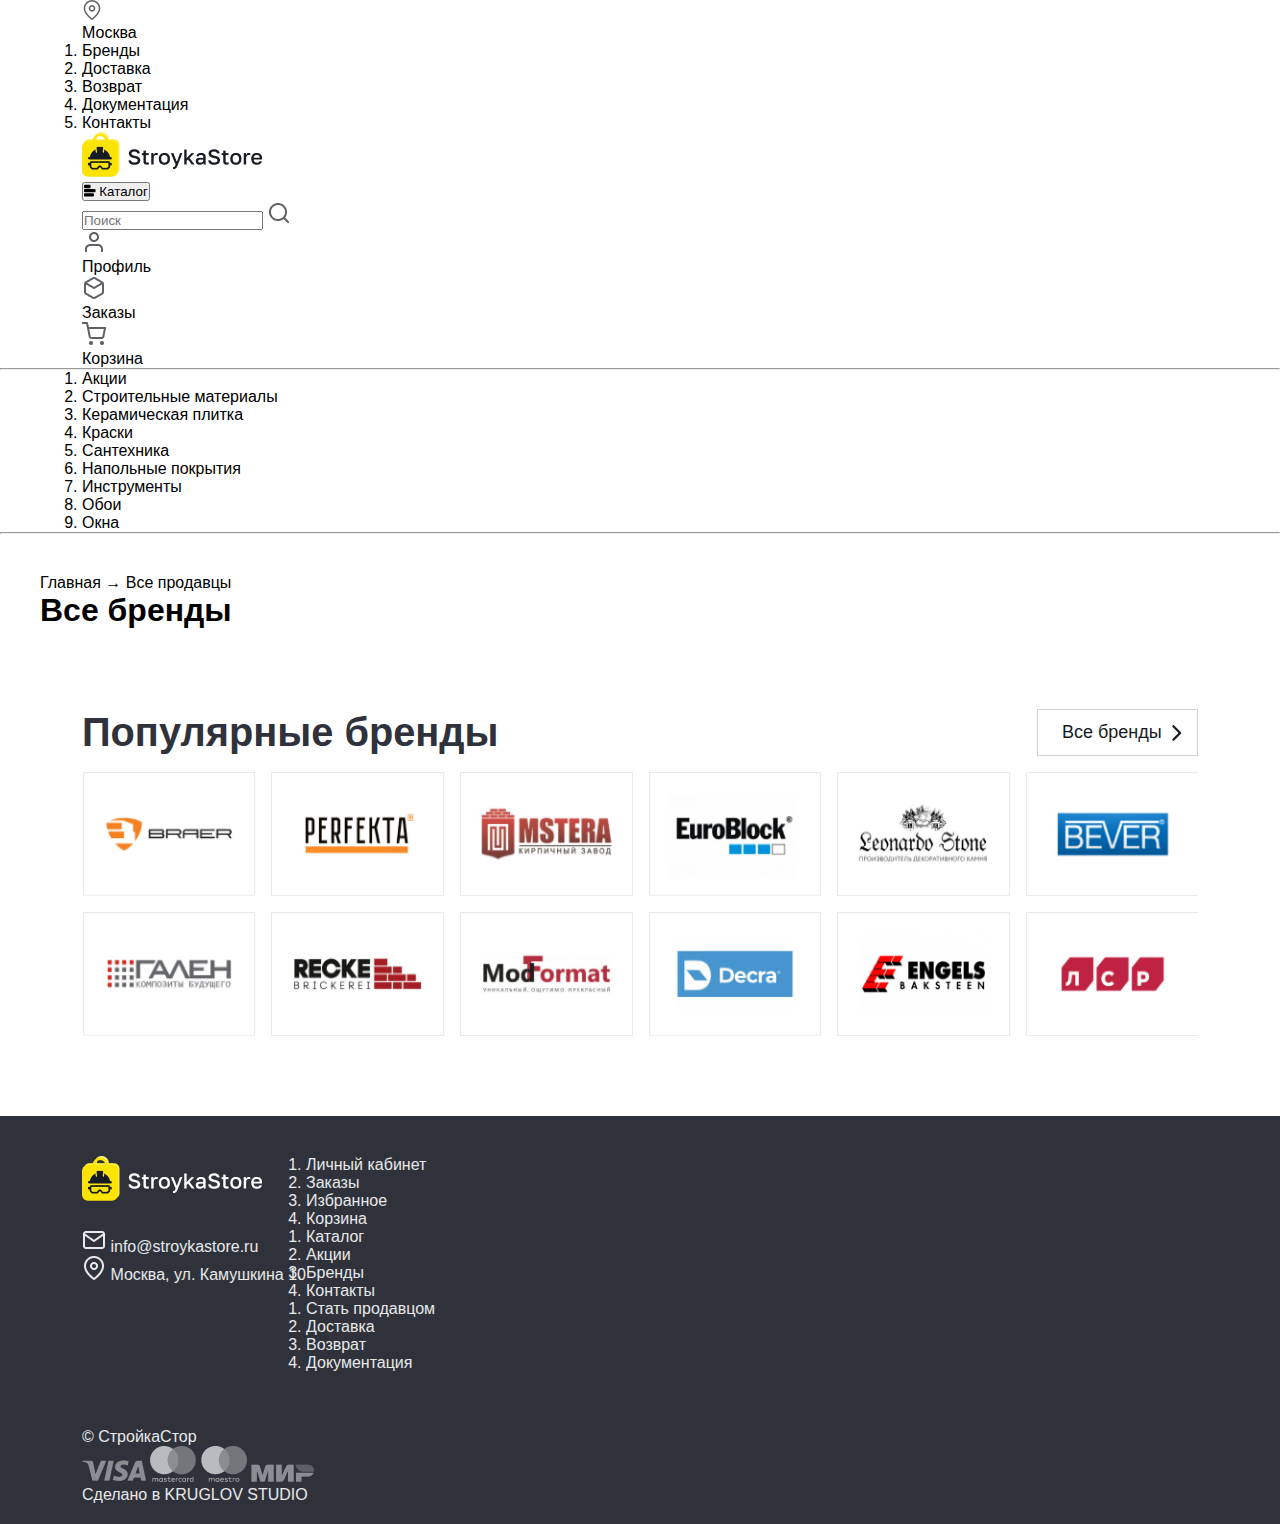
<file: src/pages/brands/index.html>
<!DOCTYPE html>
<html lang="en">

<head>
    <meta charset="UTF-8">
    <meta http-equiv="X-UA-Compatible" content="IE=edge">
    <meta name="viewport" content="width=device-width, initial-scale=1.0">
    <title>Document</title>
    <script src="../../lbrs/fa/all.min.js"></script>
    <link rel="stylesheet" href="../../css/style.css">
</head>

<body>

    <header class="header">
        <section class="nav_top">
            <div class="container">
                <div class="nav_top__struct">
                    <a href="#" class="nav_top__marker" id="popup-city">
                        <img src="../../image/header/Icon_marker.png" alt="" class="nav_top__marker-img">
                        <p class="nav_top__marker-text">Москва</p>
                    </a>
                    <ol class="nav_top__menu">
                        <a href="" class="nav_top__menu-link">
                            <li class="nav_top__menu-link-el">Бренды</li>
                        </a>
                        <a href="" class="nav_top__menu-link">
                            <li class="nav_top__menu-link-el">Доставка</li>
                        </a>
                        <a href="" class="nav_top__menu-link">
                            <li class="nav_top__menu-link-el">Возврат</li>
                        </a>
                        <a href="" class="nav_top__menu-link">
                            <li class="nav_top__menu-link-el">Документация</li>
                        </a>
                        <a href="" class="nav_top__menu-link">
                            <li class="nav_top__menu-link-el">Контакты</li>
                        </a>
                    </ol>
                </div>
            </div>
        </section>

        <section class="nav_middle">
            <div class="container">
                <div class="nav_middle__struct">
                    <a href="../../../" class="nav_middle__logo">
                        <img src="../../image/header/Logo.png" alt="">
                    </a>
                    <div class="nav_middle__menu">
                        <button class="nav_middle__menu-btn">
                            <i class="fa-solid fa-chart-simple fa-rotate-90"></i>
                            Каталог
                        </button>
                        <form class="nav_middle__menu-search">
                            <input type="text" placeholder="Поиск" class="nav_middle__menu-search-input">
                            <a href=""><img src="../../image/header/Icon_search.png" alt=""
                                    class="nav_middle__menu-search-img"></a>
                        </form>
                        <div class="nav_middle__menu-links">
                            <a href="" id="popup_log-in">
                                <div class="nav_middle__menu-links-el">
                                    <img src="../../image/header/Icon_profile.png" alt="">
                                    <p>Профиль</p>
                                </div>
                            </a>
                            <a href="">
                                <div class="nav_middle__menu-links-el">
                                    <img src="../../image/header/Icon_orders.png" alt="">
                                    <p>Заказы</p>
                                </div>
                            </a>
                            <a href="">
                                <div class="nav_middle__menu-links-el">
                                    <img src="../../image/header/Icon_basket.png" alt="">
                                    <p>Корзина</p>
                                </div>
                            </a>
                        </div>
                    </div>
                </div>
            </div>
        </section>
        <hr class="header__hr">
        <section class="nav_bottom">
            <div class="container">
                <ol class="nav_bottom__struct">
                    <li class="nav_bottom__li">
                        <a href="" class="nav_bottom__li-el">Акции</a>
                    </li>
                    <li class="nav_bottom__li">
                        <a href="" class="nav_bottom__li-el">Строительные материалы</a>
                    </li>
                    <li class="nav_bottom__li">
                        <a href="" class="nav_bottom__li-el">Керамическая плитка</a>
                    </li>
                    <li class="nav_bottom__li">
                        <a href="" class="nav_bottom__li-el">Краски</a>
                    </li>
                    <li class="nav_bottom__li">
                        <a href="" class="nav_bottom__li-el">Сантехника</a>
                    </li>
                    <li class="nav_bottom__li">
                        <a href="" class="nav_bottom__li-el">Напольные покрытия</a>
                    </li>
                    <li class="nav_bottom__li">
                        <a href="" class="nav_bottom__li-el">Инструменты</a>
                    </li>
                    <li class="nav_bottom__li">
                        <a href="" class="nav_bottom__li-el">Обои</a>
                    </li>
                    <li class="nav_bottom__li">
                        <a href="" class="nav_bottom__li-el">Окна</a>
                    </li>
                </ol>
            </div>
        </section>
        <hr class="header__hr">
    </header>

    <div class="brands_page">

        <section class="home">
            <p class="home__path">
                Главная → Все продавцы
            </p>
            <h1 class="home__title">
                Все бренды
            </h1>
        </section>

        <section class="brands">
            <div class="container">
                <div class="brands__header">
                    <h3 class="brands__header-title">Популярные бренды</h3>
                    <button class="brands__header-btn">Все бренды<i class="fa-solid fa-chevron-right"></i></button>
                </div>

                <div class="brands__owl">
                    <div class="owl-carousel owl-theme owl-loaded" id="brands_top">
                        <div class="owl-stage-outer">
                            <div class="owl-stage">
                                <div class="owl-item">
                                    <img src="../../image/brands/top0.png" alt="" class="brands__owl-img">
                                </div>
                                <div class="owl-item">
                                    <img src="../../image/brands/top1.png" alt="" class="brands__owl-img">
                                </div>
                                <div class="owl-item">
                                    <img src="../../image/brands/top2.png" alt="" class="brands__owl-img">
                                </div>
                                <div class="owl-item">
                                    <img src="../../image/brands/top3.png" alt="" class="brands__owl-img">
                                </div>
                                <div class="owl-item">
                                    <img src="../../image/brands/top4.png" alt="" class="brands__owl-img">
                                </div>
                                <div class="owl-item">
                                    <img src="../../image/brands/top5.png" alt="" class="brands__owl-img">
                                </div>
                            </div>
                        </div>
                    </div>
                </div>

                <div class="brands__owl">
                    <div class="owl-carousel owl-theme owl-loaded" id="brands_bottom">
                        <div class="owl-stage-outer">
                            <div class="owl-stage">
                                <div class="owl-item">
                                    <img src="../../image/brands/bottom0.png" alt="" class="brands__owl-img">
                                </div>
                                <div class="owl-item">
                                    <img src="../../image/brands/bottom1.png" alt="" class="brands__owl-img">
                                </div>
                                <div class="owl-item">
                                    <img src="../../image/brands/bottom2.png" alt="" class="brands__owl-img">
                                </div>
                                <div class="owl-item">
                                    <img src="../../image/brands/bottom3.png" alt="" class="brands__owl-img">
                                </div>
                                <div class="owl-item">
                                    <img src="../../image/brands/bottom4.png" alt="" class="brands__owl-img">
                                </div>
                                <div class="owl-item">
                                    <img src="../../image/brands/bottom5.png" alt="" class="brands__owl-img">
                                </div>
                            </div>
                        </div>
                    </div>
                </div>
            </div>
        </section>

    </div>

    <footer class="footer">
        <div class="container">
            <div class="footer__top">
                <div class="footer__top-address-box">
                    <div class="footer__top-logo">
                        <img src="../../image/footer/Logo.png" alt="">
                    </div>
                    <div class="footer__top-address">
                        <img src="../../image/footer/Icon_mail.png" alt="">
                        info@stroykastore.ru
                    </div>
                    <div class="footer__top-address">
                        <img src="../../image/footer/Icon_marker.png" alt="">
                        Москва, ул. Камушкина 10
                    </div>
                </div>
                <div class="footer__top-menu">
                    <ol class="footer__top-menu-col">
                        <li class="footer__top-menu-li">
                            <a href="" class="footer__top-menu-link">Личный кабинет</a>
                        </li>
                        <li class="footer__top-menu-li">
                            <a href="" class="footer__top-menu-link">Заказы</a>
                        </li>
                        <li class="footer__top-menu-li">
                            <a href="" class="footer__top-menu-link">Избранное</a>
                        </li>
                        <li class="footer__top-menu-li">
                            <a href="" class="footer__top-menu-link">Корзина</a>
                        </li>
                    </ol>
                    <ol class="footer__top-menu-col">
                        <li class="footer__top-menu-li">
                            <a href="" class="footer__top-menu-link">Каталог</a>
                        </li>
                        <li class="footer__top-menu-li">
                            <a href="" class="footer__top-menu-link">Акции</a>
                        </li>
                        <li class="footer__top-menu-li">
                            <a href="" class="footer__top-menu-link">Бренды</a>
                        </li>
                        <li class="footer__top-menu-li">
                            <a href="" class="footer__top-menu-link">Контакты</a>
                        </li>
                    </ol>
                    <ol class="footer__top-menu-col">
                        <li class="footer__top-menu-li">
                            <a href="" class="footer__top-menu-link">Стать продавцом</a>
                        </li>
                        <li class="footer__top-menu-li">
                            <a href="" class="footer__top-menu-link">Доставка</a>
                        </li>
                        <li class="footer__top-menu-li">
                            <a href="" class="footer__top-menu-link">Возврат</a>
                        </li>
                        <li class="footer__top-menu-li">
                            <a href="" class="footer__top-menu-link">Документация</a>
                        </li>
                    </ol>
                </div>
            </div>

            <div class="footer__bottom">
                <div class="footer__bottom-made">
                    © СтройкаСтор
                </div>
                <div class="footer__bottom-pays">
                    <img src="../../image/footer/Visa.png" alt="" class="footer__bottom-pays-img">
                    <img src="../../image/footer/master.png" alt="" class="footer__bottom-pays-img">
                    <img src="../../image/footer/maestro.png" alt="" class="footer__bottom-pays-img">
                    <img src="../../image/footer/mir.png" alt="" class="footer__bottom-pays-img">
                </div>
                <div class="footer__bottom-made">
                    Cделано в KRUGLOV STUDIO
                </div>
            </div>
        </div>
    </footer>
    <script src="../../lbrs/jquery/jquery.js"></script>
    <script src="../../lbrs/owl/owl.carousel.min.js"></script>
    <script src="../../js/main.js"></script>
</body>

</html>
</file>
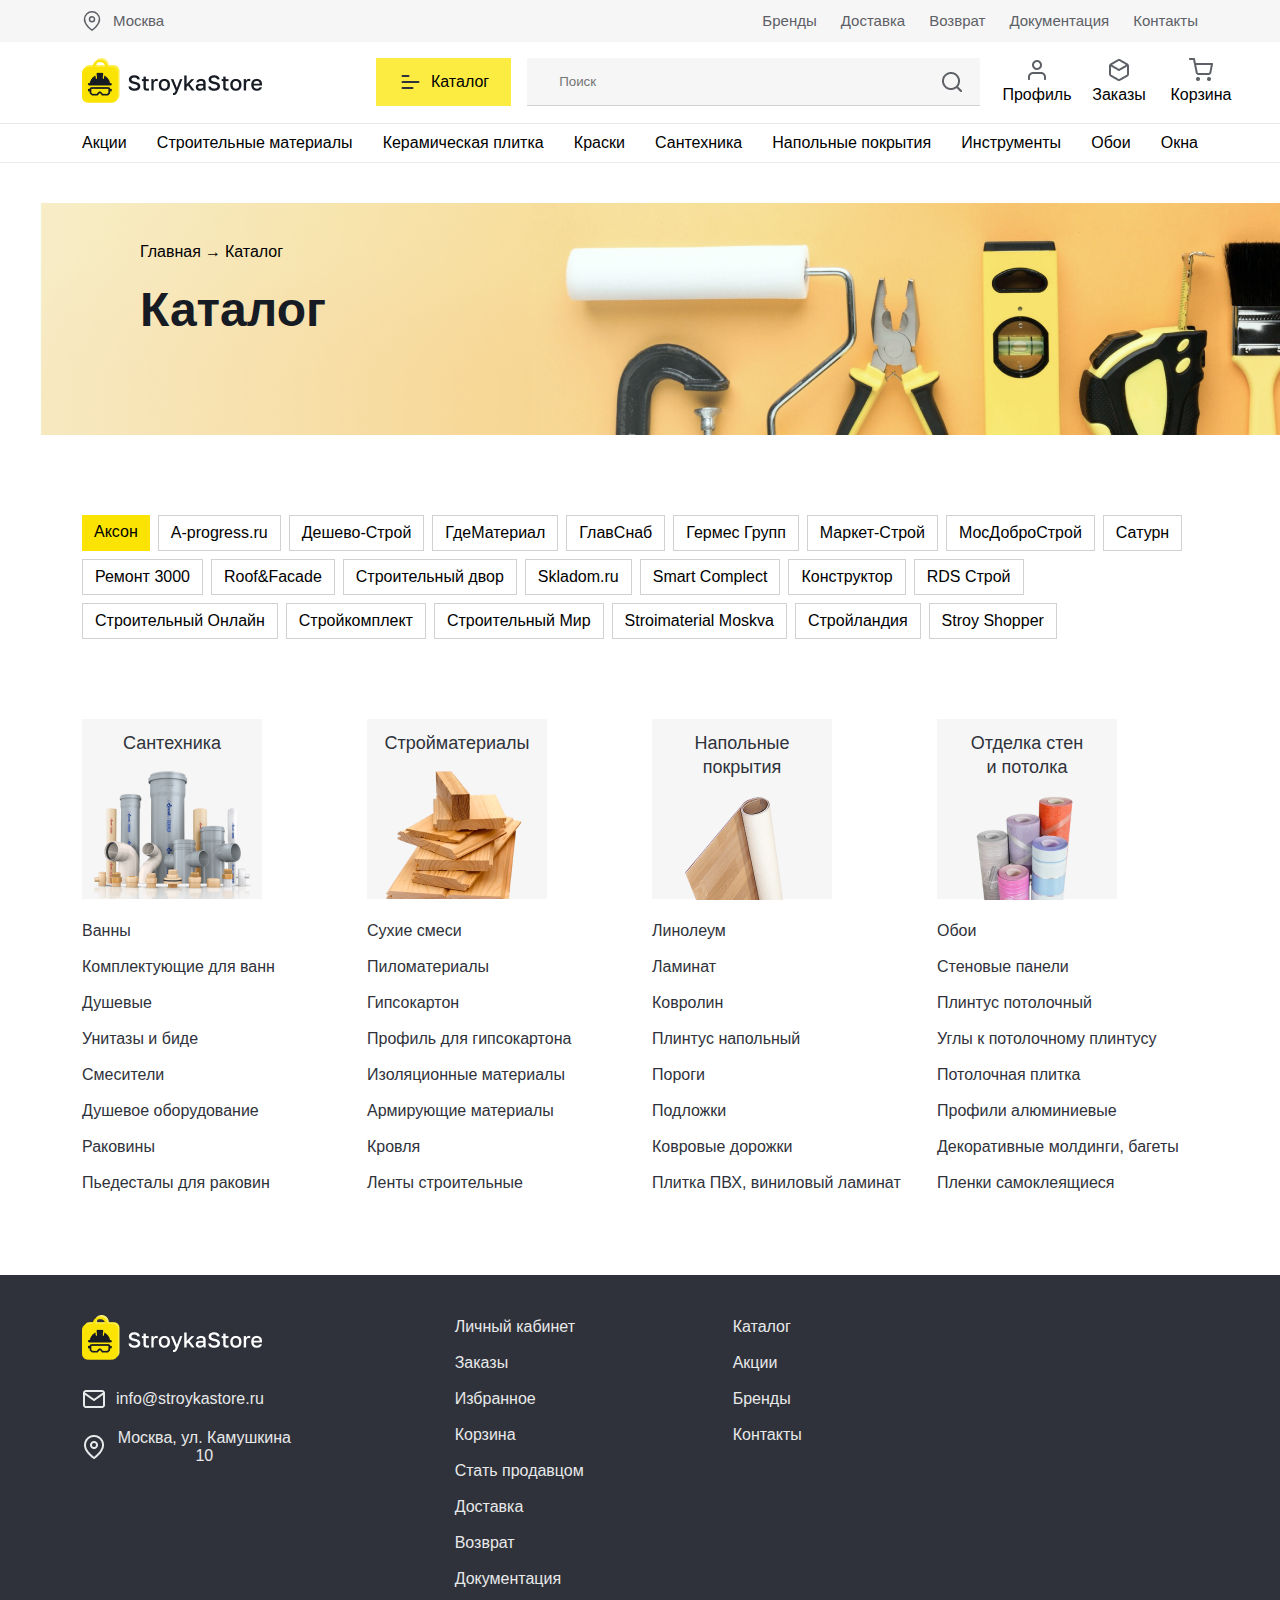
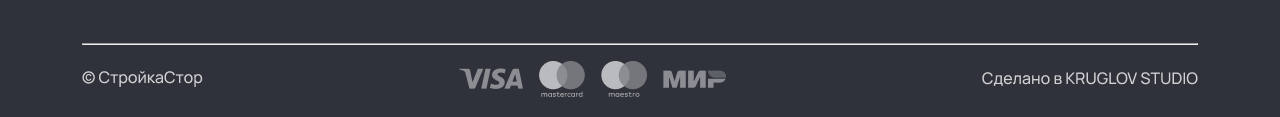
<file: src/pages/catalog/index.html>
<!DOCTYPE html>
<html lang="en">

<head>
    <meta charset="UTF-8">
    <meta http-equiv="X-UA-Compatible" content="IE=edge">
    <meta name="viewport" content="width=device-width, initial-scale=1.0">
    <title>Document</title>
    <link rel="stylesheet" href="../../css/style.css">

</head>

<body>
    <header class="header">
        <div class="header-desktop">
            <div class="header-top">
                <div class="container">
                    <div class="d-flex justify-content-between align-items-center">
                        <a href="" class="header-top__link" id="open-city-popup">
                            <img class="header-top__img" src="../../images/header/location.svg" alt="pin"> Москва
                        </a>
                        <div class="d-flex header-top__menu">
                            <a href="../brand/" class="header-top__link">Бренды</a>
                            <a href="#" class="header-top__link">Доставка</a>
                            <a href="../return/" class="header-top__link">Возврат</a>
                            <a href="../docs/" class="header-top__link">Документация</a>
                            <a href="../contacts/" class="header-top__link">Контакты</a>
                        </div>
                    </div>
                </div>
            </div>
            <div class="header-middle">
                <div class="container">
                    <div class="d-flex justify-content-between">
                        <a href="../../../" class="header-middle__logo">
                            <img src="../../images/header/logo.png" alt="" class="header-middle__logo-img">
                        </a>
                        <div class="d-flex align-items-center header-middle__common">
                            <a href="#" class="header-middle__catalog">
                                <svg width="25" height="24" viewBox="0 0 25 24" fill="none"
                                    xmlns="http://www.w3.org/2000/svg">
                                    <path d="M4.5 18L14.5 18" stroke="#2F323A" stroke-width="2" stroke-linecap="round"
                                        stroke-linejoin="round" />
                                    <path d="M4.5 12L20.5 12" stroke="#2F323A" stroke-width="2" stroke-linecap="round"
                                        stroke-linejoin="round" />
                                    <path d="M4.5 6L10.5 6" stroke="#2F323A" stroke-width="2" stroke-linecap="round"
                                        stroke-linejoin="round" />
                                </svg>
                                Каталог
                            </a>

                            <form action="" class="header-middle__form">
                                <input type="text" placeholder="Поиск" class="header-middle__input">
                                <button type="submit" class="header-middle__btn">
                                    <img class="header-middle__img" src="../../images/header/Icon (4).png" alt="">
                                </button>
                            </form>
                            <div class="header-middle__profile">
                                <a href="" class="header-middle__link" id="open-login-popup">
                                    <img src="../../images/header/Icon (1).png" alt="">
                                    Профиль
                                </a>
                                <a href="" class="header-middle__link">
                                    <img src="../../images/header/Icon (2).png" alt="">
                                    <br>
                                    Заказы
                                </a>
                                <a href="" class="header-middle__link">
                                    <img src="../../images/header/Icon (3).png" alt="">
                                    Корзина
                                </a>
                            </div>
                        </div>
                    </div>
                </div>
            </div>
            <div class="header-bottom">
                <div class="container">
                    <nav class="d-flex header-bottom__nav justify-content-between align-items-center">
                        <a href="" class="header-bottom__link">Акции</a>
                        <a href="" class="header-bottom__link">Строительные материалы</a>
                        <a href="" class="header-bottom__link">Керамическая плитка</a>
                        <a href="" class="header-bottom__link">Краски</a>
                        <a href="" class="header-bottom__link">Сантехника</a>
                        <a href="" class="header-bottom__link">Напольные покрытия</a>
                        <a href="" class="header-bottom__link">Инструменты</a>
                        <a href="" class="header-bottom__link">Обои</a>
                        <a href="" class="header-bottom__link">Окна</a>
                    </nav>


                </div>
            </div>
        </div>
    </header>
    <main class="catalog-main">
        <section class="catalog-home">
            <div class="catalog-home__bg">
                <nav aria-label="Breadcrumb" class="catalog-home__crumbs">
                    <ul class="catalog-home__ul">
                        <li class="catalog-home__li"><a href="../../../">Главная</a></li>
                        <li class="catalog-home__li"><a href="#">Каталог</a></li>
                    </ul>
                </nav>
                <h2 class="catalog-home__title">Каталог</h2>
            </div>
        </section>
        <section class="catalog">
            <div class="container">
                <div class="catalog-tabs">
                    <ul class="catalog-tabs__caption">
                        <li class="catalog-tabs__btn catalog-tabs__btn_active">Аксон</li>
                        <li class="catalog-tabs__btn">A-progress.ru</li>
                        <li class="catalog-tabs__btn">Дешево-Строй</li>
                        <li class="catalog-tabs__btn">ГдеМатериал</li>
                        <li class="catalog-tabs__btn">ГлавСнаб</li>
                        <li class="catalog-tabs__btn">Гермес Групп</li>
                        <li class="catalog-tabs__btn">Маркет-Строй</li>
                        <li class="catalog-tabs__btn">МосДоброСтрой</li>
                        <li class="catalog-tabs__btn">Сатурн</li>
                        <li class="catalog-tabs__btn">Ремонт 3000</li>
                        <li class="catalog-tabs__btn">Roof&Facade</li>
                        <li class="catalog-tabs__btn">Строительный двор</li>
                        <li class="catalog-tabs__btn">Skladom.ru</li>
                        <li class="catalog-tabs__btn">Smart Complect</li>
                        <li class="catalog-tabs__btn">Конструктор</li>
                        <li class="catalog-tabs__btn">RDS Строй</li>
                        <li class="catalog-tabs__btn">Строительный Онлайн</li>
                        <li class="catalog-tabs__btn">Стройкомплект</li>
                        <li class="catalog-tabs__btn">Строительный Мир</li>
                        <li class="catalog-tabs__btn">Stroimaterial Moskva</li>
                        <li class="catalog-tabs__btn">Стройландия</li>
                        <li class="catalog-tabs__btn">Stroy Shopper</li>
                    </ul>
                    <div class="catalog-tabs__content catalog-tabs__content_active">
                        <div class="row">
                            <div class="col-md-3">
                                <div class="catalog-card">
                                    <div class="catalog-card__top">
                                        <h3 class="catalog-card__title">
                                            Сантехника
                                        </h3>
                                        <img src="../../images/catalog/img1.png" alt="" class="catalog-card__img">
                                    </div>
                                    <div class="catalog-card__list">
                                        <a href="" class="catalog-card__items">Ванны</a>
                                        <a href="" class="catalog-card__items">Комплектующие для ванн</a>
                                        <a href="" class="catalog-card__items">Душевые</a>
                                        <a href="" class="catalog-card__items">Унитазы и биде</a>
                                        <a href="" class="catalog-card__items">Смесители</a>
                                        <a href="" class="catalog-card__items">Душевое оборудование</a>
                                        <a href="" class="catalog-card__items">Раковины</a>
                                        <a href="" class="catalog-card__items">Пьедесталы для раковин</a>
                                    </div>
                                </div>
                            </div>
                            <div class="col-md-3">
                                <div class="catalog-card">
                                    <div class="catalog-card__top">
                                        <h3 class="catalog-card__title">
                                            Стройматериалы
                                        </h3>
                                        <img src="../../images/catalog/img2.png" alt="" class="catalog-card__img">
                                    </div>
                                    <div class="catalog-card__list">
                                        <a href="" class="catalog-card__items">Сухие смеси</a>
                                        <a href="" class="catalog-card__items">Пиломатериалы</a>
                                        <a href="" class="catalog-card__items">Гипсокартон</a>
                                        <a href="" class="catalog-card__items">Профиль для гипсокартона</a>
                                        <a href="" class="catalog-card__items">Изоляционные материалы</a>
                                        <a href="" class="catalog-card__items">Армирующие материалы</a>
                                        <a href="" class="catalog-card__items">Кровля</a>
                                        <a href="" class="catalog-card__items">Ленты строительные</a>
                                    </div>
                                </div>
                            </div>
                            <div class="col-md-3">
                                <div class="catalog-card">
                                    <div class="catalog-card__top">
                                        <h3 class="catalog-card__title">
                                            Напольные <br> покрытия
                                        </h3>
                                        <img src="../../images/catalog/img3.png" alt="" class="catalog-card__img">
                                    </div>
                                    <div class="catalog-card__list">
                                        <a href="" class="catalog-card__items">Линолеум</a>
                                        <a href="" class="catalog-card__items">Ламинат</a>
                                        <a href="" class="catalog-card__items">Ковролин</a>
                                        <a href="" class="catalog-card__items">Плинтус напольный</a>
                                        <a href="" class="catalog-card__items">Пороги</a>
                                        <a href="" class="catalog-card__items">Подложки</a>
                                        <a href="" class="catalog-card__items">Ковровые дорожки</a>
                                        <a href="" class="catalog-card__items">Плитка ПВХ, виниловый ламинат</a>
                                    </div>
                                </div>
                            </div>
                            <div class="col-md-3">
                                <div class="catalog-card">
                                    <div class="catalog-card__top">
                                        <h3 class="catalog-card__title">
                                            Отделка стен <br> и потолка
                                        </h3>
                                        <img src="../../images/catalog/img4.png" alt="" class="catalog-card__img">
                                    </div>
                                    <div class="catalog-card__list">
                                        <a href="" class="catalog-card__items">Обои</a>
                                        <a href="" class="catalog-card__items">Стеновые панели</a>
                                        <a href="" class="catalog-card__items">Плинтус потолочный</a>
                                        <a href="" class="catalog-card__items">Углы к потолочному плинтусу</a>
                                        <a href="" class="catalog-card__items">Потолочная плитка</a>
                                        <a href="" class="catalog-card__items">Профили алюминиевые</a>
                                        <a href="" class="catalog-card__items">Декоративные молдинги, багеты</a>
                                        <a href="" class="catalog-card__items">Пленки самоклеящиеся</a>
                                    </div>
                                </div>
                            </div>
                        </div>
                    </div>
                    <div class="catalog-tabs__content">
                        <div class="row">
                            <div class="col-md-3">
                                <div class="catalog-card">
                                    <div class="catalog-card__top">
                                        <h3 class="catalog-card__title">
                                            Керамическая плитка
                                        </h3>
                                        <img src="../../images/catalog/img5.png" alt="" class="catalog-card__img">
                                    </div>
                                    <div class="catalog-card__list">
                                        <a href="" class="catalog-card__items">Настенная плитка</a>
                                        <a href="" class="catalog-card__items">Напольная плитка</a>
                                        <a href="" class="catalog-card__items">Керамогранит</a>
                                        <a href="" class="catalog-card__items">Декоративная плитка</a>
                                        <a href="" class="catalog-card__items">Системы выравнивания плитки</a>
                                        <a href="" class="catalog-card__items">Уголки и профили для плитки</a>
                                        <a href="" class="catalog-card__items">Керамический плинтус</a>
                                        <a href="" class="catalog-card__items">Мозаика</a>
                                    </div>
                                </div>
                            </div>
                            <div class="col-md-3">
                                <div class="catalog-card">
                                    <div class="catalog-card__top">
                                        <h3 class="catalog-card__title">
                                            Двери и окна
                                        </h3>
                                        <img src="../../images/catalog/img6.png" alt="" class="catalog-card__img">
                                    </div>
                                    <div class="catalog-card__list">
                                        <a href="" class="catalog-card__items">Межкомнатные двери</a>
                                        <a href="" class="catalog-card__items">Входные двери</a>
                                        <a href="" class="catalog-card__items">Дверные коробки</a>
                                        <a href="" class="catalog-card__items">Арки</a>
                                        <a href="" class="catalog-card__items">Дверные наличники</a>
                                        <a href="" class="catalog-card__items">Дверные доборы</a>
                                        <a href="" class="catalog-card__items">Раздвижные двери</a>
                                        <a href="" class="catalog-card__items">Скобяные изделия</a>
                                    </div>
                                </div>
                            </div>
                            <div class="col-md-3">
                                <div class="catalog-card">
                                    <div class="catalog-card__top">
                                        <h3 class="catalog-card__title">
                                            Лакокрасочные материалы
                                        </h3>
                                        <img src="../../images/catalog/img7.png" alt="" class="catalog-card__img">
                                    </div>
                                    <div class="catalog-card__list">
                                        <a href="" class="catalog-card__items">Краски</a>
                                        <a href="" class="catalog-card__items">Эмали</a>
                                        <a href="" class="catalog-card__items">Грунтовки</a>
                                        <a href="" class="catalog-card__items">Монтажные пены</a>
                                        <a href="" class="catalog-card__items">Герметики</a>
                                        <a href="" class="catalog-card__items">Клеи</a>
                                        <a href="" class="catalog-card__items">Покрытия для дерева</a>
                                        <a href="" class="catalog-card__items">Лаки</a>
                                    </div>
                                </div>
                            </div>
                            <div class="col-md-3">
                                <div class="catalog-card">
                                    <div class="catalog-card__top">
                                        <h3 class="catalog-card__title">
                                            Климат <br> и отопление
                                        </h3>
                                        <img src="../../images/catalog/img8.png" alt="" class="catalog-card__img">
                                    </div>
                                    <div class="catalog-card__list">
                                        <a href="" class="catalog-card__items">Радиаторы отопления</a>
                                        <a href="" class="catalog-card__items">Теплый пол</a>
                                        <a href="" class="catalog-card__items">Электрические камины</a>
                                        <a href="" class="catalog-card__items">Вентиляция</a>
                                        <a href="" class="catalog-card__items">Тепловое оборудование</a>
                                        <a href="" class="catalog-card__items">Котлы отопительные</a>
                                        <a href="" class="catalog-card__items">Расширительные баки</a>
                                        <a href="" class="catalog-card__items">Насосы циркуляционные</a>
                                    </div>
                                </div>
                            </div>
                        </div>
                    </div>
                    <div class="catalog-tabs__content">
                        <div class="row">
                            <div class="col-md-3">
                                <div class="catalog-card">
                                    <div class="catalog-card__top">
                                        <h3 class="catalog-card__title">
                                            Инструменты
                                        </h3>
                                        <img src="../../images/catalog/img9.png" alt="" class="catalog-card__img">
                                    </div>
                                    <div class="catalog-card__list">
                                        <a href="" class="catalog-card__items">Электроинструмент</a>
                                        <a href="" class="catalog-card__items">Расходные материалы</a>
                                        <a href="" class="catalog-card__items">Малярный инструмент</a>
                                        <a href="" class="catalog-card__items">Штукатурный инструмент</a>
                                        <a href="" class="catalog-card__items">Шлифовальный инструмент</a>
                                        <a href="" class="catalog-card__items">Измерительный инструмент</a>
                                        <a href="" class="catalog-card__items">Шпатели</a>
                                        <a href="" class="catalog-card__items">Спецодежда и средства защиты</a>
                                    </div>
                                </div>
                            </div>
                            <div class="col-md-3">
                                <div class="catalog-card">
                                    <div class="catalog-card__top">
                                        <h3 class="catalog-card__title">
                                            Крепеж <br> и фурнитура
                                        </h3>
                                        <img src="../../images/catalog/img10.png" alt="" class="catalog-card__img">
                                    </div>
                                    <div class="catalog-card__list">
                                        <a href="" class="catalog-card__items">Саморезы</a>
                                        <a href="" class="catalog-card__items">Дюбель</a>
                                        <a href="" class="catalog-card__items">Гвозди</a>
                                        <a href="" class="catalog-card__items">Анкер</a>
                                        <a href="" class="catalog-card__items">Болты</a>
                                        <a href="" class="catalog-card__items">Гайки</a>
                                        <a href="" class="catalog-card__items">Шуруп</a>
                                        <a href="" class="catalog-card__items">Шайбы</a>
                                    </div>
                                </div>
                            </div>
                            <div class="col-md-3">
                                <div class="catalog-card">
                                    <div class="catalog-card__top">
                                        <h3 class="catalog-card__title">
                                            Освещение
                                        </h3>
                                        <img src="../../images/catalog/img11.png" alt="" class="catalog-card__img">
                                    </div>
                                    <div class="catalog-card__list">
                                        <a href="" class="catalog-card__items">Лампы</a>
                                        <a href="" class="catalog-card__items">Люстры</a>
                                        <a href="" class="catalog-card__items">Потолочные светильники</a>
                                        <a href="" class="catalog-card__items">Светодиодные светильники</a>
                                        <a href="" class="catalog-card__items">Подвесные светильники</a>
                                        <a href="" class="catalog-card__items">Светодиодные панели</a>
                                        <a href="" class="catalog-card__items">Бра</a>
                                        <a href="" class="catalog-card__items">Настольные лампы</a>
                                    </div>
                                </div>
                            </div>
                            <div class="col-md-3">
                                <div class="catalog-card">
                                    <div class="catalog-card__top">
                                        <h3 class="catalog-card__title">
                                            Электротовары
                                        </h3>
                                        <img src="../../images/catalog/img12.png" alt="" class="catalog-card__img">
                                    </div>
                                    <div class="catalog-card__list">
                                        <a href="" class="catalog-card__items">Розетки и выключатели</a>
                                        <a href="" class="catalog-card__items">Кабели и комплектующие</a>
                                        <a href="" class="catalog-card__items">Телекоммуникации</a>
                                        <a href="" class="catalog-card__items">Счетчики электроэнергии</a>
                                        <a href="" class="catalog-card__items">Автоматические выключатели</a>
                                        <a href="" class="catalog-card__items">Электрические щитки</a>
                                        <a href="" class="catalog-card__items">Тройники для розетки</a>
                                        <a href="" class="catalog-card__items">Удлинители электрические</a>
                                    </div>
                                </div>
                            </div>
                        </div>
                    </div>
                </div>
            </div>
        </section>
    </main>
    <footer class="footer">
        <div class="container">
            <div class="footer__top">
                <div class="footer__top-mail">
                    <img src="../../images/footer/logo.png" alt="" class="footer__top-logo"> <br>
                    <a href="" class="footer__top-email">
                        <img src="../../images/footer/Icon1.png" alt="" class="footer__top-email-icon">
                        info@stroykastore.ru
                    </a> <br>
                    <a href="" class="footer__top-email">
                        <img src="../../images/footer/Icon2.png" alt="" class="footer__top-email-icon">
                        Москва, ул. Камушкина 10
                    </a>
                </div>

                <nav class="nav">
                    <div class="row">
                        <div class="col-4">
                            <a href="../personalArea/" class="footer__link">
                                <p class="footer__link-text">Личный кабинет</p>
                            </a>
                            <a href="" class="footer__link">
                                <p class="footer__link-text">Заказы</p>
                            </a>
                            <a href="" class="footer__link">
                                <p class="footer__link-text">Избранное</p>
                            </a>
                            <a href="" class="footer__link">
                                <p class="footer__link-text">Корзина</p>
                            </a>
                        </div>
                        <div class="col-4">
                            <a href="#" class="footer__link">
                                <p class="footer__link-text">Каталог</p>
                            </a>
                            <a href="" class="footer__link">
                                <p class="footer__link-text">Акции</p>
                            </a>
                            <a href="../brand/" class="footer__link">
                                <p class="footer__link-text">Бренды</p>
                            </a>
                            <a href="../contacts/" class="footer__link">
                                <p class="footer__link-text">Контакты</p>
                            </a>
                        </div>
                        <div class="col-4">
                            <a href="" class="footer__link">
                                <p class="footer__link-text">Стать продавцом</p>
                            </a>
                            <a href="../delivery/" class="footer__link">
                                <p class="footer__link-text">Доставка</p>
                            </a>
                            <a href="../return/" class="footer__link">
                                <p class="footer__link-text">Возврат</p>
                            </a>
                            <a href="../docs/" class="footer__link">
                                <p class="footer__link-text">Документация</p>
                            </a>
                        </div>
                    </div>
                </nav>
            </div>
            <hr>
            <div class="footer__bottom">
                <div class="d-flex justify-content-between align-items-center">
                    <img src="../../images/footer/text1.png" alt="" class="footer__bottom-img">
                    <img src="../../images/footer/visa-mir.png" alt="" class="footer__bottom-img">
                    <img src="../../images/footer/KRUGLOV-STUDIO.png" alt="" class="footer__bottom-img">
                </div>
            </div>
        </div>
    </footer>
    <script src="../../libs/jquery/jquery.js"></script>
    <script src="./catalog.js"></script>
</body>


</html>
</file>
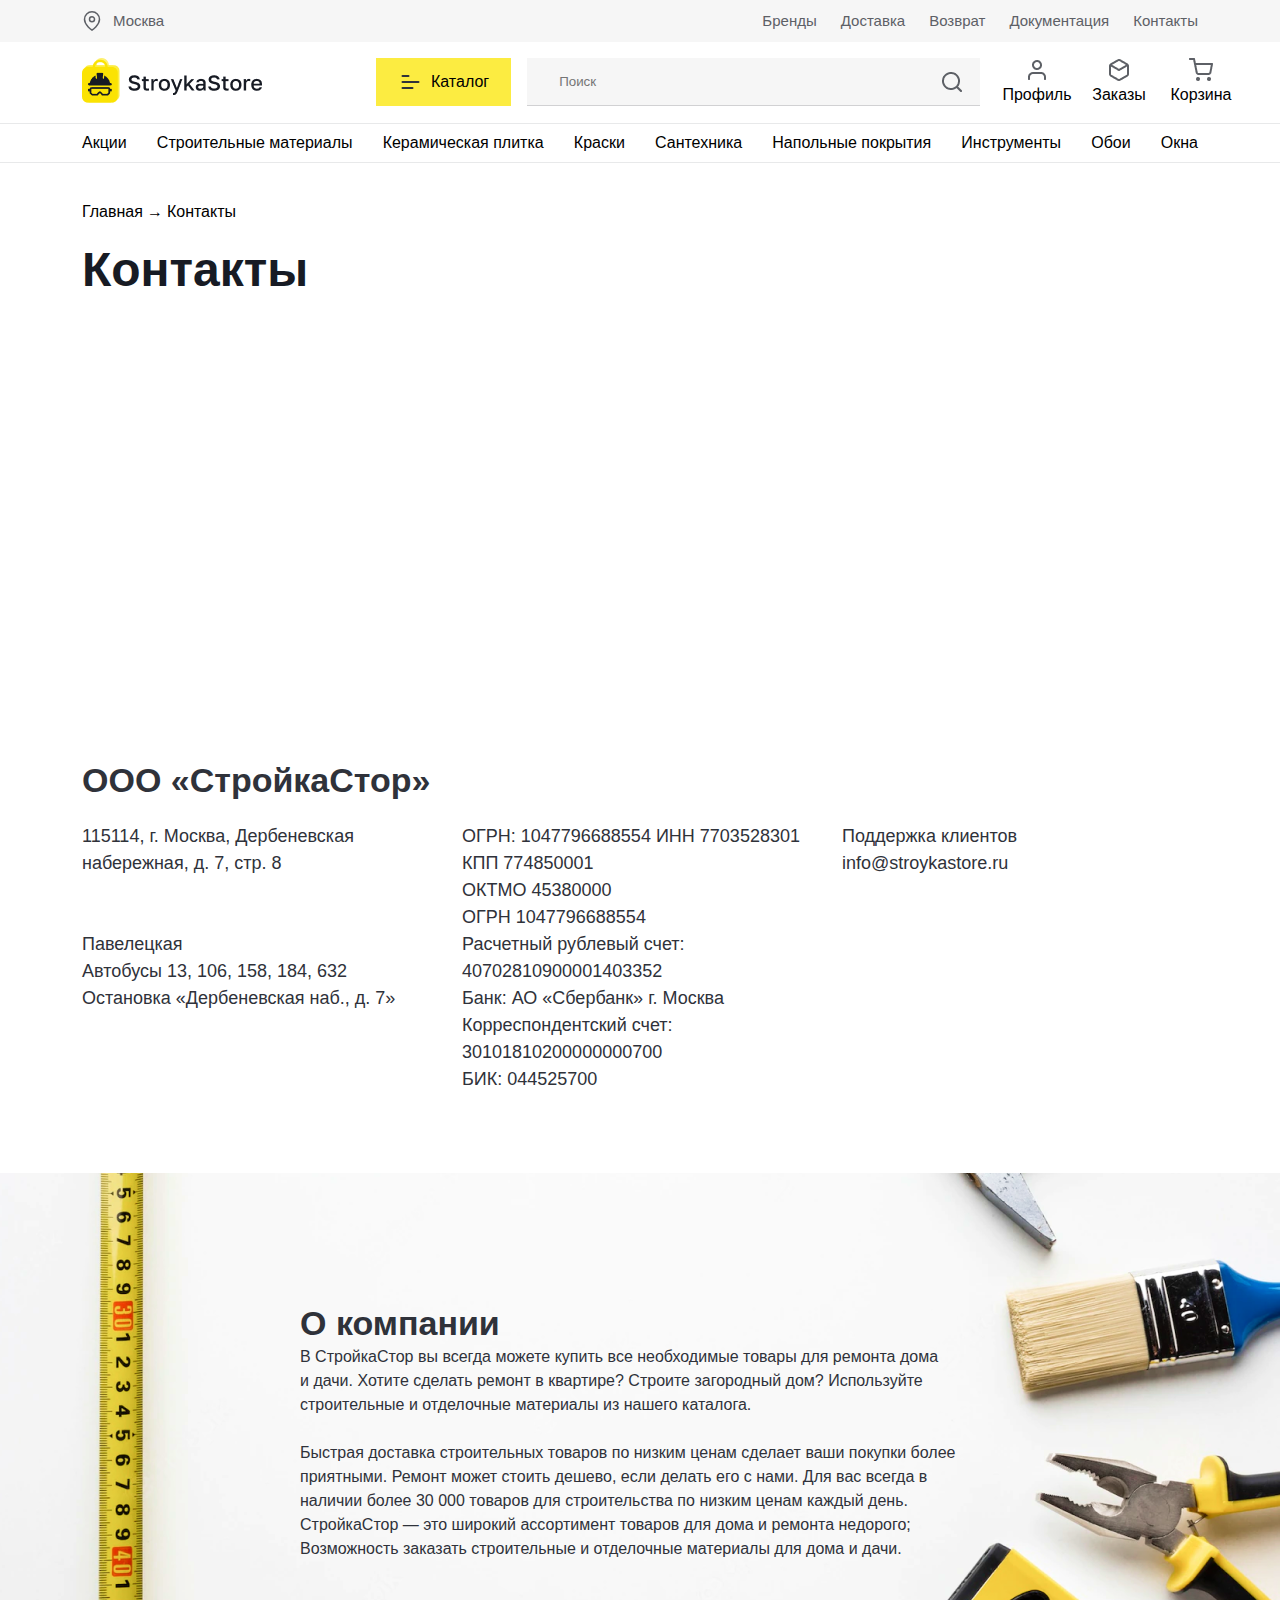
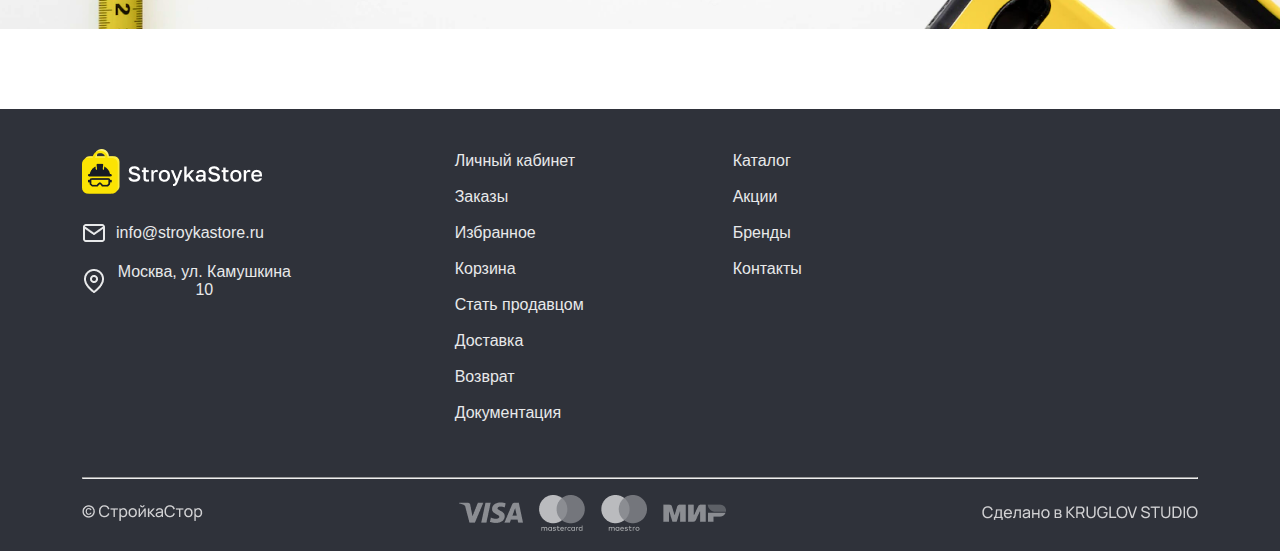
<file: src/pages/contacts/index.html>
<!DOCTYPE html>
<html lang="en">

<head>
    <meta charset="UTF-8">
    <meta http-equiv="X-UA-Compatible" content="IE=edge">
    <meta name="viewport" content="width=device-width, initial-scale=1.0">
    <title>Document</title>
    <link rel="stylesheet" href="../../css/style.css">
    <script src="https://maps.api.2gis.ru/2.0/loader.js?pkg=full"></script>
</head>

<body>
    <header class="header">
        <div class="header-desktop">
            <div class="header-top">
                <div class="container">
                    <div class="d-flex justify-content-between align-items-center">
                        <a href="./index.html" class="header-top__link" id="open-city-popup">
                            <img class="header-top__img" src="../../images/header/location.svg" alt="pin"> Москва
                        </a>
                        <div class="d-flex header-top__menu">
                            <a href="../brand/" class="header-top__link">Бренды</a>
                            <a href="../delivery/" class="header-top__link">Доставка</a>
                            <a href="../return/" class="header-top__link">Возврат</a>
                            <a href="../docs/" class="header-top__link">Документация</a>
                            <a href="#" class="header-top__link">Контакты</a>
                        </div>
                    </div>
                </div>
            </div>
            <div class="header-middle">
                <div class="container">
                    <div class="d-flex justify-content-between">
                        <a href="../../../" class="header-middle__logo">
                            <img src="../../images/header/logo.png" alt="" class="header-middle__logo-img">
                        </a>
                        <div class="d-flex align-items-center header-middle__common">
                            <a href="../catalog/" class="header-middle__catalog">
                                <svg width="25" height="24" viewBox="0 0 25 24" fill="none"
                                    xmlns="http://www.w3.org/2000/svg">
                                    <path d="M4.5 18L14.5 18" stroke="#2F323A" stroke-width="2" stroke-linecap="round"
                                        stroke-linejoin="round" />
                                    <path d="M4.5 12L20.5 12" stroke="#2F323A" stroke-width="2" stroke-linecap="round"
                                        stroke-linejoin="round" />
                                    <path d="M4.5 6L10.5 6" stroke="#2F323A" stroke-width="2" stroke-linecap="round"
                                        stroke-linejoin="round" />
                                </svg>
                                Каталог
                            </a>

                            <form action="" class="header-middle__form">
                                <input type="text" placeholder="Поиск" class="header-middle__input">
                                <button type="submit" class="header-middle__btn">
                                    <img class="header-middle__img" src="../../images/header/Icon (4).png" alt="">
                                </button>
                            </form>
                            <div class="header-middle__profile">
                                <a href="" class="header-middle__link" id="open-login-popup">
                                    <img src="../../images/header/Icon (1).png" alt="">
                                    Профиль
                                </a>
                                <a href="" class="header-middle__link">
                                    <img src="../../images/header/Icon (2).png" alt="">
                                    <br>
                                    Заказы
                                </a>
                                <a href="" class="header-middle__link">
                                    <img src="../../images/header/Icon (3).png" alt="">
                                    Корзина
                                </a>
                            </div>
                        </div>
                    </div>
                </div>
            </div>
            <div class="header-bottom">
                <div class="container">
                    <nav class="d-flex header-bottom__nav justify-content-between align-items-center">
                        <a href="" class="header-bottom__link">Акции</a>
                        <a href="" class="header-bottom__link">Строительные материалы</a>
                        <a href="" class="header-bottom__link">Керамическая плитка</a>
                        <a href="" class="header-bottom__link">Краски</a>
                        <a href="" class="header-bottom__link">Сантехника</a>
                        <a href="" class="header-bottom__link">Напольные покрытия</a>
                        <a href="" class="header-bottom__link">Инструменты</a>
                        <a href="" class="header-bottom__link">Обои</a>
                        <a href="" class="header-bottom__link">Окна</a>
                    </nav>


                </div>
            </div>
        </div>
    </header>
    <main class="contacts-main">
        <section class="contacts">
            <div class="container">
                <nav aria-label="Breadcrumb" class="docs__crumbs">
                    <ul class="docs__ul">
                        <li class="docs__li"><a href="../../../">Главная</a></li>
                        <li class="docs__li"><a href="#">Контакты</a></li>
                    </ul>
                </nav>
                <h2 class="contacts__title">Контакты</h2>
                <div class="contacts__map">
                    <div id="map" style="width:100%; height:340px"></div>
                </div>
            </div>
        </section>
        <section class="contacts-info">
            <div class="container">
                <h2 class="contacts-info__title">ООО «СтройкаСтор»</h2>
                <div class="row">
                    <div class="col-4">115114, г. Москва, Дербеневская <br> набережная, д. 7, стр. 8
                        <br><br> <br>
                        Павелецкая <br>
                        Автобусы 13, 106, 158, 184, 632 <br>
                        Остановка «Дербеневская наб., д. 7»
                    </div>
                    <div class="col-4">ОГРН: 1047796688554
                        ИНН 7703528301 <br>
                        КПП 774850001 <br>
                        ОКТМО 45380000 <br>
                        ОГРН 1047796688554 <br>
                        Расчетный рублевый счет: 40702810900001403352 <br>
                        Банк: АО «Сбербанк» г. Москва <br>
                        Корреспондентский счет: 30101810200000000700 <br>
                        БИК: 044525700</div>
                    <div class="col-4">Поддержка клиентов <br>
                        info@stroykastore.ru</div>
                </div>
            </div>
        </section>
        <section class="about">
            <div class="about__bg">
                <h2 class="about__title">
                    О компании
                </h2>
                <p class="about__text">
                    В СтройкаСтор вы всегда можете купить все необходимые товары для ремонта дома <br> и дачи. Хотите
                    сделать
                    ремонт в квартире? Строите загородный дом? Используйте <br> строительные и отделочные материалы из
                    нашего каталога.
                    <br> <br>
                    Быстрая доставка строительных товаров по низким ценам сделает ваши покупки более <br> приятными.
                    Ремонт может стоить дешево, если делать его с нами. Для вас всегда в <br> наличии более 30 000
                    товаров для строительства
                    по низким ценам каждый день. <br>
                    СтройкаСтор — это широкий ассортимент товаров для дома и ремонта недорого; <br> Возможность
                    заказать
                    строительные и отделочные материалы для дома и дачи.
                </p>
            </div>
        </section>
    </main>
    <footer class="footer">
        <div class="container">
            <div class="footer__top">
                <div class="footer__top-mail">
                    <img src="../../images/footer/logo.png" alt="" class="footer__top-logo"> <br>
                    <a href="" class="footer__top-email">
                        <img src="../../images/footer/Icon1.png" alt="" class="footer__top-email-icon">
                        info@stroykastore.ru
                    </a> <br>
                    <a href="" class="footer__top-email">
                        <img src="../../images/footer/Icon2.png" alt="" class="footer__top-email-icon">
                        Москва, ул. Камушкина 10
                    </a>
                </div>

                <nav class="nav">
                    <div class="row">
                        <div class="col-4">
                            <a href="../personalArea/" class="footer__link">
                                <p class="footer__link-text">Личный кабинет</p>
                            </a>
                            <a href="" class="footer__link">
                                <p class="footer__link-text">Заказы</p>
                            </a>
                            <a href="" class="footer__link">
                                <p class="footer__link-text">Избранное</p>
                            </a>
                            <a href="" class="footer__link">
                                <p class="footer__link-text">Корзина</p>
                            </a>
                        </div>
                        <div class="col-4">
                            <a href="../catalog/" class="footer__link">
                                <p class="footer__link-text">Каталог</p>
                            </a>
                            <a href="" class="footer__link">
                                <p class="footer__link-text">Акции</p>
                            </a>
                            <a href="../brand/" class="footer__link">
                                <p class="footer__link-text">Бренды</p>
                            </a>
                            <a href="#" class="footer__link">
                                <p class="footer__link-text">Контакты</p>
                            </a>
                        </div>
                        <div class="col-4">
                            <a href="" class="footer__link">
                                <p class="footer__link-text">Стать продавцом</p>
                            </a>
                            <a href="../delivery/" class="footer__link">
                                <p class="footer__link-text">Доставка</p>
                            </a>
                            <a href="../return/" class="footer__link">
                                <p class="footer__link-text">Возврат</p>
                            </a>
                            <a href="../docs/" class="footer__link">
                                <p class="footer__link-text">Документация</p>
                            </a>
                        </div>
                    </div>
                </nav>
            </div>
            <hr>
            <div class="footer__bottom">
                <div class="d-flex justify-content-between align-items-center">
                    <img src="../../images/footer/text1.png" alt="" class="footer__bottom-img">
                    <img src="../../images/footer/visa-mir.png" alt="" class="footer__bottom-img">
                    <img src="../../images/footer/KRUGLOV-STUDIO.png" alt="" class="footer__bottom-img">
                </div>
            </div>
        </div>
    </footer>
    <script src="../../libs/jquery/jquery.js"></script>
    <script src="./contacts.js"></script>
</body>


</html>
</file>
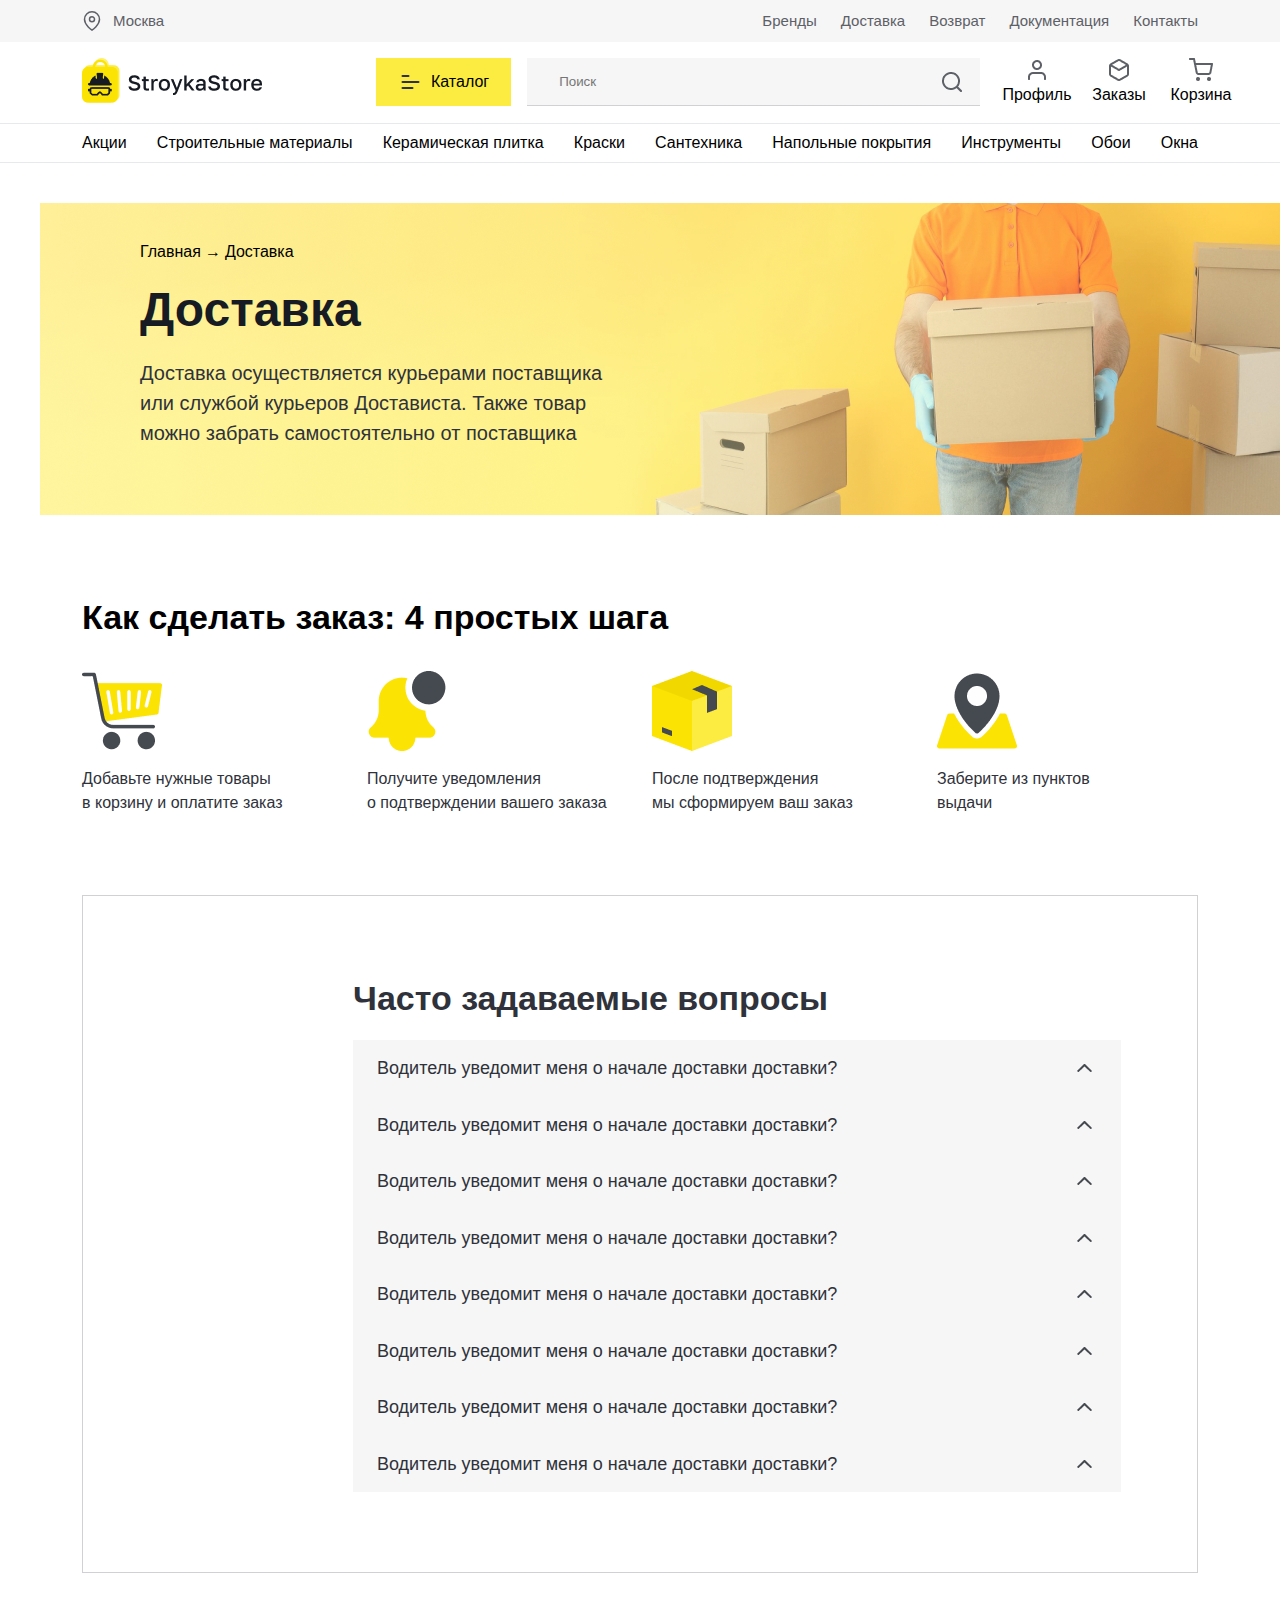
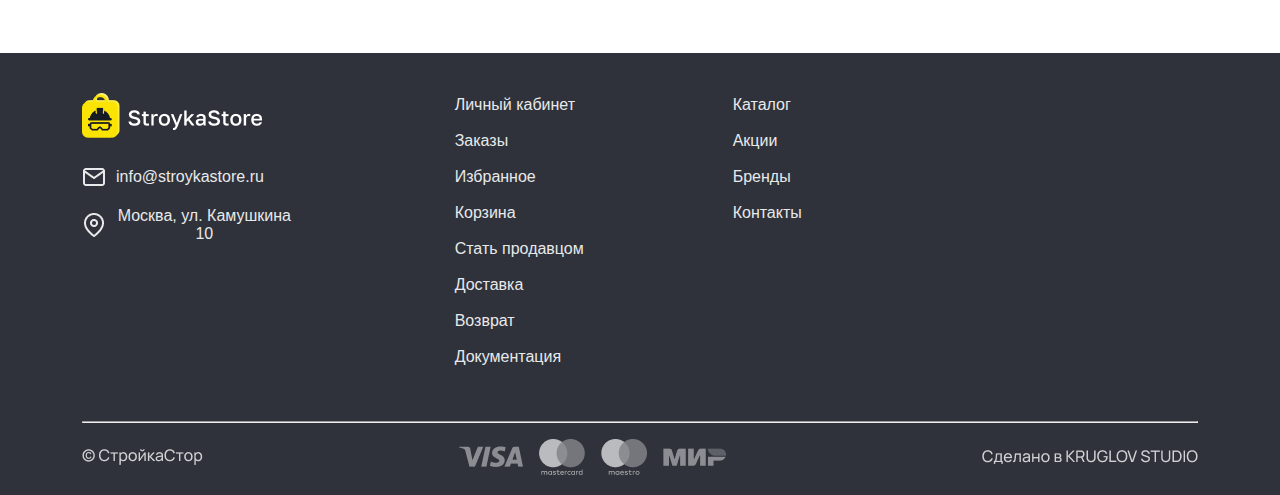
<file: src/pages/delivery/index.html>
<!DOCTYPE html>
<html lang="en">

<head>
    <meta charset="UTF-8">
    <meta http-equiv="X-UA-Compatible" content="IE=edge">
    <meta name="viewport" content="width=device-width, initial-scale=1.0">
    <title>Document</title>
    <link rel="stylesheet" href="../../css/style.css">

</head>

<body>
    <header class="header">
        <div class="header-desktop">
            <div class="header-top">
                <div class="container">
                    <div class="d-flex justify-content-between align-items-center">
                        <a href="" class="header-top__link" id="open-city-popup">
                            <img class="header-top__img" src="../../images/header/location.svg" alt="pin"> Москва
                        </a>
                        <div class="d-flex header-top__menu">
                            <a href="../brand/" class="header-top__link">Бренды</a>
                            <a href="#" class="header-top__link">Доставка</a>
                            <a href="../return/" class="header-top__link">Возврат</a>
                            <a href="../docs/" class="header-top__link">Документация</a>
                            <a href="../contacts/" class="header-top__link">Контакты</a>
                        </div>
                    </div>
                </div>
            </div>
            <div class="header-middle">
                <div class="container">
                    <div class="d-flex justify-content-between">
                        <a href="../../../" class="header-middle__logo">
                            <img src="../../images/header/logo.png" alt="" class="header-middle__logo-img">
                        </a>
                        <div class="d-flex align-items-center header-middle__common">
                            <a href="../catalog/" class="header-middle__catalog">
                                <svg width="25" height="24" viewBox="0 0 25 24" fill="none"
                                    xmlns="http://www.w3.org/2000/svg">
                                    <path d="M4.5 18L14.5 18" stroke="#2F323A" stroke-width="2" stroke-linecap="round"
                                        stroke-linejoin="round" />
                                    <path d="M4.5 12L20.5 12" stroke="#2F323A" stroke-width="2" stroke-linecap="round"
                                        stroke-linejoin="round" />
                                    <path d="M4.5 6L10.5 6" stroke="#2F323A" stroke-width="2" stroke-linecap="round"
                                        stroke-linejoin="round" />
                                </svg>
                                Каталог
                            </a>

                            <form action="" class="header-middle__form">
                                <input type="text" placeholder="Поиск" class="header-middle__input">
                                <button type="submit" class="header-middle__btn">
                                    <img class="header-middle__img" src="../../images/header/Icon (4).png" alt="">
                                </button>
                            </form>
                            <div class="header-middle__profile">
                                <a href="" class="header-middle__link" id="open-login-popup">
                                    <img src="../../images/header/Icon (1).png" alt="">
                                    Профиль
                                </a>
                                <a href="" class="header-middle__link">
                                    <img src="../../images/header/Icon (2).png" alt="">
                                    <br>
                                    Заказы
                                </a>
                                <a href="" class="header-middle__link">
                                    <img src="../../images/header/Icon (3).png" alt="">
                                    Корзина
                                </a>
                            </div>
                        </div>
                    </div>
                </div>
            </div>
            <div class="header-bottom">
                <div class="container">
                    <nav class="d-flex header-bottom__nav justify-content-between align-items-center">
                        <a href="" class="header-bottom__link">Акции</a>
                        <a href="" class="header-bottom__link">Строительные материалы</a>
                        <a href="" class="header-bottom__link">Керамическая плитка</a>
                        <a href="" class="header-bottom__link">Краски</a>
                        <a href="" class="header-bottom__link">Сантехника</a>
                        <a href="" class="header-bottom__link">Напольные покрытия</a>
                        <a href="" class="header-bottom__link">Инструменты</a>
                        <a href="" class="header-bottom__link">Обои</a>
                        <a href="" class="header-bottom__link">Окна</a>
                    </nav>


                </div>
            </div>
        </div>
    </header>
    <main class="delivery-main">
        <section class="delivery-home">
            <div class="delivery-home__bg">
                <nav aria-label="Breadcrumb" class="delivery-home__crumbs">
                    <ul class="delivery-home__ul">
                        <li class="delivery-home__li"><a href="../../../">Главная</a></li>
                        <li class="delivery-home__li"><a href="#">Доставка</a></li>
                    </ul>
                </nav>
                <h2 class="delivery-home__title">Доставка</h2>
                <p class="delivery-home__text">
                    Доставка осуществляется курьерами поставщика <br> или службой курьеров Достависта. Также товар <br>
                    можно
                    забрать самостоятельно от поставщика
                </p>
            </div>
        </section>
        <section class="delivery">
            <div class="container">
                <div class="delivery__plan">
                    <h3 class="delivery__plan-title">Как сделать заказ: 4 простых шага</h3>
                    <div class="row">
                        <div class="col-3">
                            <img src="../../images/delivery/icon1.png" alt="" class="delivery__plan-img">
                            <p class="delivery__plan-text">
                                Добавьте нужные товары <br> в корзину и оплатите заказ
                            </p>

                        </div>
                        <div class="col-3">
                            <img src="../../images/delivery/icon2.png" alt="" class="delivery__plan-img">
                            <p class="delivery__plan-text">
                                Получите уведомления <br> о подтверждении вашего заказа
                            </p>
                        </div>
                        <div class="col-3">
                            <img src="../../images/delivery/icon3.png" alt="" class="delivery__plan-img">
                            <p class="delivery__plan-text">
                                После подтверждения <br> мы сформируем ваш заказ
                            </p>
                        </div>
                        <div class="col-3">
                            <img src="../../images/delivery/icon4.png" alt="" class="delivery__plan-img">
                            <p class="delivery__plan-text">
                                Заберите из пунктов <br> выдачи
                            </p>
                        </div>
                    </div>
                </div>

                <div class="accordion__block">
                    <h2 class="accordion__title">Часто задаваемые вопросы</h2>
                    <div class="accordion-box">
                        <button class="accordion"> Водитель уведомит меня о начале доставки доставки? <div class="arrow"></div></button>
                        <div class="panel">
                            Есть товары, которые можно купить сразу на сервисе, и товары, для покупки которых нужно <br>
                            перейти
                            на сайт магазина. Условия их получения отличаются.
                            <br> <br>
                            В этом разделе описаны условия для товаров, которые можно купить. Также некоторые <br> товары,
                            которые продаются на Маркете, доставляются непосредственно продавцами<br> и имеют пометку об
                            этом.
                            Для таких товаров могут быть доступны не все возможности, <br> описанные ниже.
                        </div>
                    </div>
                    <div class="accordion-box">
                        <button class="accordion"> Водитель уведомит меня о начале доставки доставки?<div class="arrow"></div></button>
                        <div class="panel">
                            Есть товары, которые можно купить сразу на сервисе, и товары, для покупки которых нужно <br>
                            перейти
                            на сайт магазина. Условия их получения отличаются.
                            <br> <br>
                            В этом разделе описаны условия для товаров, которые можно купить. Также некоторые <br> товары,
                            которые продаются на Маркете, доставляются непосредственно продавцами<br> и имеют пометку об
                            этом.
                            Для таких товаров могут быть доступны не все возможности, <br> описанные ниже.
                        </div>
                    </div>

                    <div class="accordion-box">
                        <button class="accordion"> Водитель уведомит меня о начале доставки доставки?<div class="arrow"></div></button>
                        <div class="panel">
                            Есть товары, которые можно купить сразу на сервисе, и товары, для покупки которых нужно <br>
                            перейти
                            на сайт магазина. Условия их получения отличаются.
                            <br> <br>
                            В этом разделе описаны условия для товаров, которые можно купить. Также некоторые <br> товары,
                            которые продаются на Маркете, доставляются непосредственно продавцами<br> и имеют пометку об
                            этом.
                            Для таких товаров могут быть доступны не все возможности, <br> описанные ниже.
                        </div>
                    </div>

                    <div class="accordion-box">
                        <button class="accordion"> Водитель уведомит меня о начале доставки доставки?<div class="arrow"></div></button>
                        <div class="panel">
                            Есть товары, которые можно купить сразу на сервисе, и товары, для покупки которых нужно <br>
                            перейти
                            на сайт магазина. Условия их получения отличаются.
                            <br> <br>
                            В этом разделе описаны условия для товаров, которые можно купить. Также некоторые <br> товары,
                            которые продаются на Маркете, доставляются непосредственно продавцами<br> и имеют пометку об
                            этом.
                            Для таких товаров могут быть доступны не все возможности, <br> описанные ниже.
                        </div>
                    </div>
                    <div class="accordion-box">
                        <button class="accordion"> Водитель уведомит меня о начале доставки доставки?<div class="arrow"></div></button>
                        <div class="panel">
                            Есть товары, которые можно купить сразу на сервисе, и товары, для покупки которых нужно <br>
                            перейти
                            на сайт магазина. Условия их получения отличаются.
                            <br> <br>
                            В этом разделе описаны условия для товаров, которые можно купить. Также некоторые <br> товары,
                            которые продаются на Маркете, доставляются непосредственно продавцами<br> и имеют пометку об
                            этом.
                            Для таких товаров могут быть доступны не все возможности, <br> описанные ниже.
                        </div>
                    </div>
                    <div class="accordion-box">
                        <button class="accordion"> Водитель уведомит меня о начале доставки доставки?<div class="arrow"></div></button>
                        <div class="panel">
                            Есть товары, которые можно купить сразу на сервисе, и товары, для покупки которых нужно <br>
                            перейти
                            на сайт магазина. Условия их получения отличаются.
                            <br> <br>
                            В этом разделе описаны условия для товаров, которые можно купить. Также некоторые <br> товары,
                            которые продаются на Маркете, доставляются непосредственно продавцами<br> и имеют пометку об
                            этом.
                            Для таких товаров могут быть доступны не все возможности, <br> описанные ниже.
                        </div>
                    </div>
                    <div class="accordion-box">
                        <button class="accordion"> Водитель уведомит меня о начале доставки доставки?<div class="arrow"></div></button>
                        <div class="panel">
                            Есть товары, которые можно купить сразу на сервисе, и товары, для покупки которых нужно <br>
                            перейти
                            на сайт магазина. Условия их получения отличаются.
                            <br> <br>
                            В этом разделе описаны условия для товаров, которые можно купить. Также некоторые <br> товары,
                            которые продаются на Маркете, доставляются непосредственно продавцами<br> и имеют пометку об
                            этом.
                            Для таких товаров могут быть доступны не все возможности, <br> описанные ниже.
                        </div>
                    </div>
                    <div class="accordion-box">
                        <button class="accordion"> Водитель уведомит меня о начале доставки доставки?<div class="arrow"></div></button>
                        <div class="panel">
                            Есть товары, которые можно купить сразу на сервисе, и товары, для покупки которых нужно <br>
                            перейти
                            на сайт магазина. Условия их получения отличаются.
                            <br> <br>
                            В этом разделе описаны условия для товаров, которые можно купить. Также некоторые <br> товары,
                            которые продаются на Маркете, доставляются непосредственно продавцами<br> и имеют пометку об
                            этом.
                            Для таких товаров могут быть доступны не все возможности, <br> описанные ниже.
                        </div>
                    </div>
                </div>
            </div>
        </section>
    </main>
    <footer class="footer">
        <div class="container">
            <div class="footer__top">
                <div class="footer__top-mail">
                    <img src="../../images/footer/logo.png" alt="" class="footer__top-logo"> <br>
                    <a href="" class="footer__top-email">
                        <img src="../../images/footer/Icon1.png" alt="" class="footer__top-email-icon">
                        info@stroykastore.ru
                    </a> <br>
                    <a href="" class="footer__top-email">
                        <img src="../../images/footer/Icon2.png" alt="" class="footer__top-email-icon">
                        Москва, ул. Камушкина 10
                    </a>
                </div>

                <nav class="nav">
                    <div class="row">
                        <div class="col-4">
                            <a href="../personalArea/" class="footer__link">
                                <p class="footer__link-text">Личный кабинет</p>
                            </a>
                            <a href="" class="footer__link">
                                <p class="footer__link-text">Заказы</p>
                            </a>
                            <a href="" class="footer__link">
                                <p class="footer__link-text">Избранное</p>
                            </a>
                            <a href="" class="footer__link">
                                <p class="footer__link-text">Корзина</p>
                            </a>
                        </div>
                        <div class="col-4">
                            <a href="../catalog/" class="footer__link">
                                <p class="footer__link-text">Каталог</p>
                            </a>
                            <a href="" class="footer__link">
                                <p class="footer__link-text">Акции</p>
                            </a>
                            <a href="../brand/" class="footer__link">
                                <p class="footer__link-text">Бренды</p>
                            </a>
                            <a href="../contacts/" class="footer__link">
                                <p class="footer__link-text">Контакты</p>
                            </a>
                        </div>
                        <div class="col-4">
                            <a href="" class="footer__link">
                                <p class="footer__link-text">Стать продавцом</p>
                            </a>
                            <a href="#" class="footer__link">
                                <p class="footer__link-text">Доставка</p>
                            </a>
                            <a href="../return/" class="footer__link">
                                <p class="footer__link-text">Возврат</p>
                            </a>
                            <a href="../docs/" class="footer__link">
                                <p class="footer__link-text">Документация</p>
                            </a>
                        </div>
                    </div>
                </nav>
            </div>
            <hr>
            <div class="footer__bottom">
                <div class="d-flex justify-content-between align-items-center">
                    <img src="../../images/footer/text1.png" alt="" class="footer__bottom-img">
                    <img src="../../images/footer/visa-mir.png" alt="" class="footer__bottom-img">
                    <img src="../../images/footer/KRUGLOV-STUDIO.png" alt="" class="footer__bottom-img">
                </div>
            </div>
        </div>
    </footer>
    <script src="../../libs/jquery/jquery.js"></script>
    <script src="./delivery.js"></script>
</body>


</html>
</file>
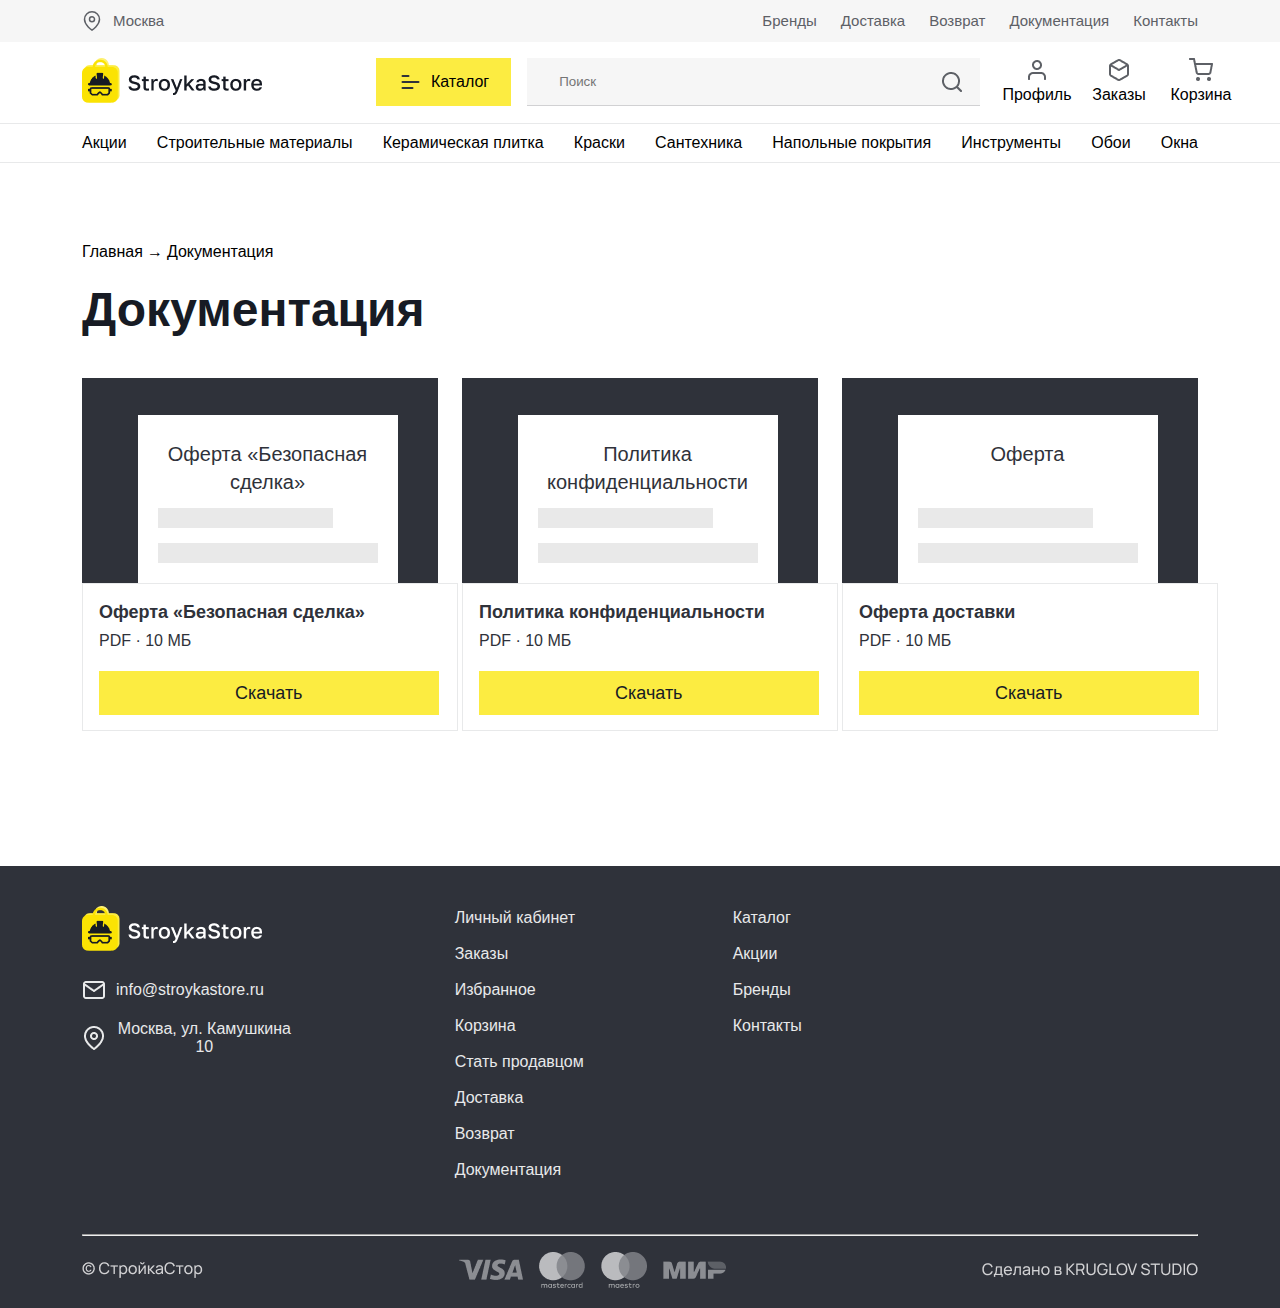
<file: src/pages/docs/index.html>
<!DOCTYPE html>
<html lang="en">

<head>
    <meta charset="UTF-8">
    <meta http-equiv="X-UA-Compatible" content="IE=edge">
    <meta name="viewport" content="width=device-width, initial-scale=1.0">
    <title>Document</title>
    <link rel="stylesheet" href="../../css/style.css">
</head>

<body>
    <header class="header">
       <div class="header-desktop">
        <div class="header-top">
            <div class="container">
                <div class="d-flex justify-content-between align-items-center">
                    <a href="" class="header-top__link" id="open-city-popup">
                        <img class="header-top__img" src="../../images/header/location.svg" alt="pin"> Москва
                    </a>
                    <div class="d-flex header-top__menu">
                        <a href="../brand/" class="header-top__link">Бренды</a>
                        <a href="../delivery/" class="header-top__link">Доставка</a>
                        <a href="../return/" class="header-top__link">Возврат</a>
                        <a href="#" class="header-top__link">Документация</a>
                        <a href="../contacts/" class="header-top__link">Контакты</a>
                    </div>
                </div>
            </div>
        </div>
        <div class="header-middle">
            <div class="container">
                <div class="d-flex justify-content-between">
                    <a href="../../../" class="header-middle__logo">
                        <img src="../../images/header/logo.png" alt="" class="header-middle__logo-img">
                    </a>
                    <div class="d-flex align-items-center header-middle__common">
                        <a href="../catalog/" class="header-middle__catalog">
                            <svg width="25" height="24" viewBox="0 0 25 24" fill="none"
                                xmlns="http://www.w3.org/2000/svg">
                                <path d="M4.5 18L14.5 18" stroke="#2F323A" stroke-width="2" stroke-linecap="round"
                                    stroke-linejoin="round" />
                                <path d="M4.5 12L20.5 12" stroke="#2F323A" stroke-width="2" stroke-linecap="round"
                                    stroke-linejoin="round" />
                                <path d="M4.5 6L10.5 6" stroke="#2F323A" stroke-width="2" stroke-linecap="round"
                                    stroke-linejoin="round" />
                            </svg>
                            Каталог
                        </a>

                        <form action="" class="header-middle__form">
                            <input type="text" placeholder="Поиск" class="header-middle__input">
                            <button type="submit" class="header-middle__btn">
                                <img class="header-middle__img" src="../../images/header/Icon (4).png" alt="">
                            </button>
                        </form>
                        <div class="header-middle__profile">
                            <a href="" class="header-middle__link" id="open-login-popup">
                                <img src="../../images/header/Icon (1).png" alt="">
                                Профиль
                            </a>
                            <a href="" class="header-middle__link">
                                <img src="../../images/header/Icon (2).png" alt="">
                                <br>
                                Заказы
                            </a>
                            <a href="" class="header-middle__link">
                                <img src="../../images/header/Icon (3).png" alt="">
                                Корзина
                            </a>
                        </div>
                    </div>
                </div>
            </div>
        </div>
        <div class="header-bottom">
            <div class="container">
                <nav class="d-flex header-bottom__nav justify-content-between align-items-center">
                    <a href="" class="header-bottom__link">Акции</a>
                    <a href="" class="header-bottom__link">Строительные материалы</a>
                    <a href="" class="header-bottom__link">Керамическая плитка</a>
                    <a href="" class="header-bottom__link">Краски</a>
                    <a href="" class="header-bottom__link">Сантехника</a>
                    <a href="" class="header-bottom__link">Напольные покрытия</a>
                    <a href="" class="header-bottom__link">Инструменты</a>
                    <a href="" class="header-bottom__link">Обои</a>
                    <a href="" class="header-bottom__link">Окна</a>
                </nav>


            </div>
        </div>
       </div>
    </header>
    <main class="docs-main">
        <section class="docs">
            <div class="container">
                <nav aria-label="Breadcrumb" class="docs__crumbs">
                    <ul class="docs__ul">
                        <li class="docs__li"><a href="../../../">Главная</a></li>
                        <li class="docs__li"><a href="#">Документация</a></li>
                    </ul>
                </nav>
                <h2 class="docs__title">Документация</h2>
                <div class="row">
                    <div class="col-4">
                        <div class="docs__box">
                            <div class="docs__block">
                                <h3 class="docs__block-title">Оферта «Безопасная <br> сделка»</h3>
                                <div class="docs__block-line-short"></div>
                                <div class="docs__block-line-long"></div>
                            </div>
                            <div class="docs__card">
                                <h3 class="docs__card-title">Оферта «Безопасная сделка»</h3>
                                <p class="docs__card-pdf">PDF · 10 МБ</p>
                                <a href="" class="docs__card-btn">Скачать</a>
                            </div>
                        </div>
                        
                    </div>
                    <div class="col-4">
                        <div class="docs__box">
                            <div class="docs__block">
                                <h3 class="docs__block-title">Политика <br> конфиденциальности </h3>
                                <div class="docs__block-line-short"></div>
                                <div class="docs__block-line-long"></div>
                            </div>
                            <div class="docs__card">
                                <h3 class="docs__card-title">Политика конфиденциальности </h3>
                                <p class="docs__card-pdf">PDF · 10 МБ</p>
                                <a href="" class="docs__card-btn">Скачать</a>
                            </div>
                        </div>
                       
                    </div>
                    <div class="col-4">
                        <div class="docs__box">
                            <div class="docs__block">
                                <h3 class="docs__block-title">Оферта</h3>
                                <div class="docs__block-line-short"></div>
                                <div class="docs__block-line-long"></div>
                            </div>
                            <div class="docs__card">
                                <h3 class="docs__card-title">Оферта доставки</h3>
                                <p class="docs__card-pdf">PDF · 10 МБ</p>
                                <a href="" class="docs__card-btn">Скачать</a>
                            </div>
                        </div>
                    </div>
                </div>
            </div>
        </section>
    </main>
    <footer class="footer">
        <div class="container">
            <div class="footer__top">
                <div class="footer__top-mail">
                    <img src="../../images/footer/logo.png" alt="" class="footer__top-logo"> <br>
                    <a href="" class="footer__top-email">
                        <img src="../../images/footer/Icon1.png" alt="" class="footer__top-email-icon">
                        info@stroykastore.ru
                    </a> <br>
                    <a href="" class="footer__top-email">
                        <img src="../../images/footer/Icon2.png" alt="" class="footer__top-email-icon">
                        Москва, ул. Камушкина 10
                    </a>
                </div>

                <nav class="nav">
                    <div class="row">
                        <div class="col-4">
                            <a href="../personalArea/" class="footer__link">
                                <p class="footer__link-text">Личный кабинет</p>
                            </a>
                            <a href="" class="footer__link">
                                <p class="footer__link-text">Заказы</p>
                            </a>
                            <a href="" class="footer__link">
                                <p class="footer__link-text">Избранное</p>
                            </a>
                            <a href="" class="footer__link">
                                <p class="footer__link-text">Корзина</p>
                            </a>
                        </div>
                        <div class="col-4">
                            <a href="../catalog/" class="footer__link">
                                <p class="footer__link-text">Каталог</p>
                            </a>
                            <a href="" class="footer__link">
                                <p class="footer__link-text">Акции</p>
                            </a>
                            <a href="../brand/" class="footer__link">
                                <p class="footer__link-text">Бренды</p>
                            </a>
                            <a href="../contacts/" class="footer__link">
                                <p class="footer__link-text">Контакты</p>
                            </a>
                        </div>
                        <div class="col-4">
                            <a href="" class="footer__link">
                                <p class="footer__link-text">Стать продавцом</p>
                            </a>
                            <a href="../delivery/" class="footer__link">
                                <p class="footer__link-text">Доставка</p>
                            </a>
                            <a href="../return/" class="footer__link">
                                <p class="footer__link-text">Возврат</p>
                            </a>
                            <a href="#" class="footer__link">
                                <p class="footer__link-text">Документация</p>
                            </a>
                        </div>
                    </div>
                </nav>
            </div>
            <hr>
            <div class="footer__bottom">
                <div class="d-flex justify-content-between align-items-center">
                    <img src="../../images/footer/text1.png" alt="" class="footer__bottom-img">
                    <img src="../../images/footer/visa-mir.png" alt="" class="footer__bottom-img">
                    <img src="../../images/footer/KRUGLOV-STUDIO.png" alt="" class="footer__bottom-img">
                </div>
            </div>
        </div>
    </footer>

</body>

</html>
</file>
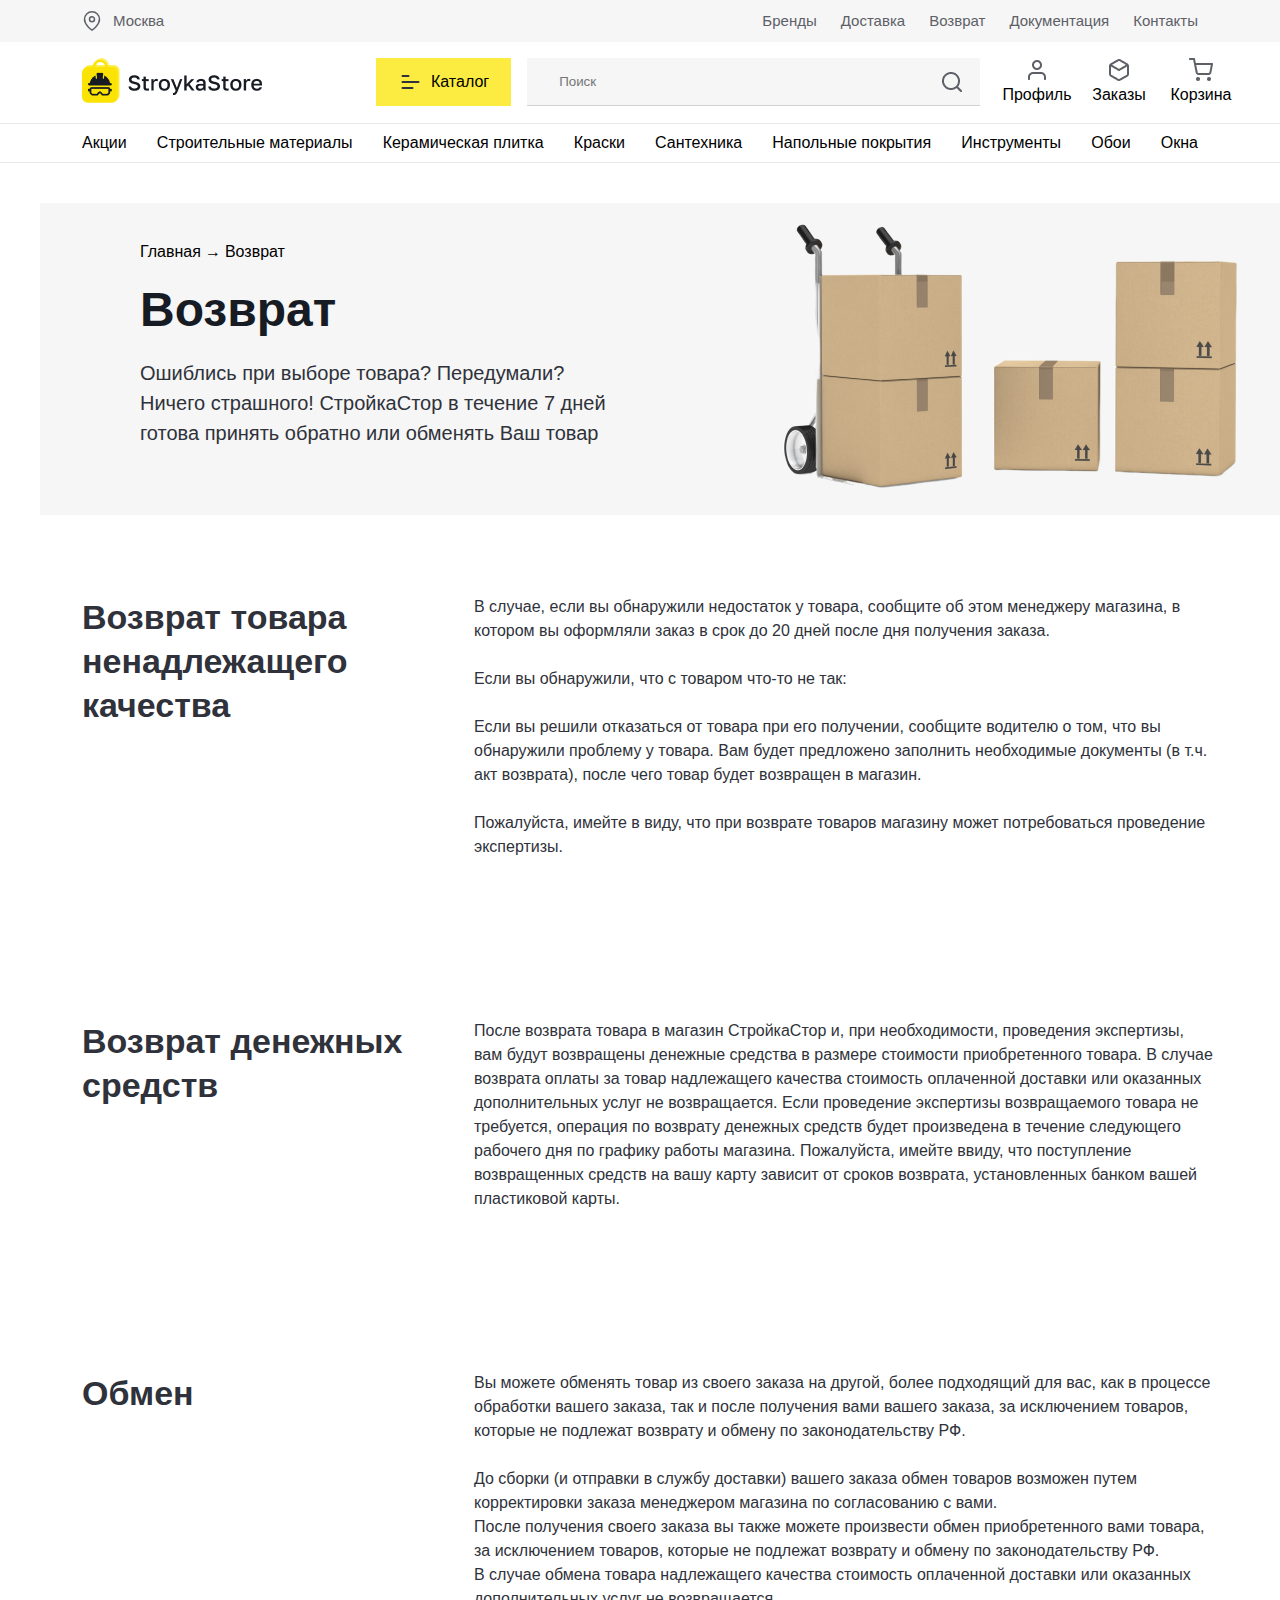
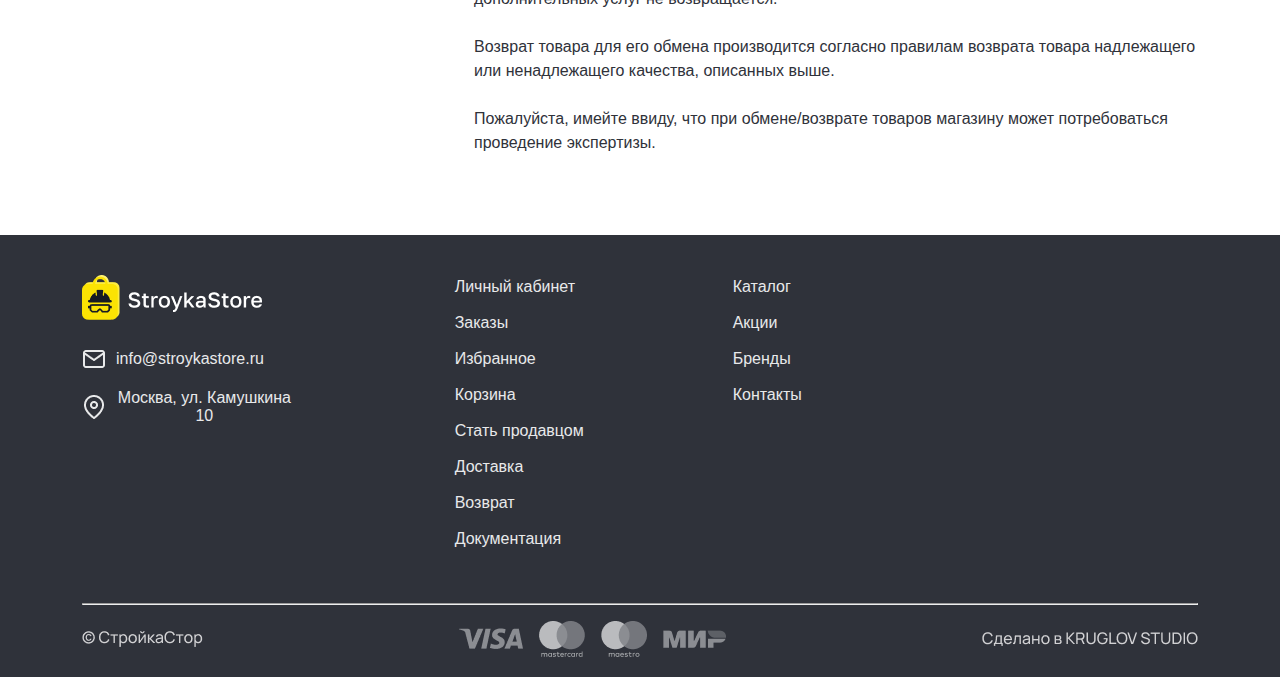
<file: src/pages/return/index.html>
<!DOCTYPE html>
<html lang="en">

<head>
    <meta charset="UTF-8">
    <meta http-equiv="X-UA-Compatible" content="IE=edge">
    <meta name="viewport" content="width=device-width, initial-scale=1.0">
    <title>Document</title>
    <link rel="stylesheet" href="../../css/style.css">
</head>

<body>
    <header class="header">
        <div class="header-desktop">
            <div class="header-top">
                <div class="container">
                    <div class="d-flex justify-content-between align-items-center">
                        <a href="" class="header-top__link" id="open-city-popup">
                            <img class="header-top__img" src="../../images/header/location.svg" alt="pin"> Москва
                        </a>
                        <div class="d-flex header-top__menu">
                            <a href="../brand/" class="header-top__link">Бренды</a>
                            <a href="../delivery/" class="header-top__link">Доставка</a>
                            <a href="#" class="header-top__link">Возврат</a>
                            <a href="../docs/" class="header-top__link">Документация</a>
                            <a href="../contacts/" class="header-top__link">Контакты</a>
                        </div>
                    </div>
                </div>
            </div>
            <div class="header-middle">
                <div class="container">
                    <div class="d-flex justify-content-between">
                        <a href="../../../" class="header-middle__logo">
                            <img src="../../images/header/logo.png" alt="" class="header-middle__logo-img">
                        </a>
                        <div class="d-flex align-items-center header-middle__common">
                            <a href="../catalog/" class="header-middle__catalog">
                                <svg width="25" height="24" viewBox="0 0 25 24" fill="none"
                                    xmlns="http://www.w3.org/2000/svg">
                                    <path d="M4.5 18L14.5 18" stroke="#2F323A" stroke-width="2" stroke-linecap="round"
                                        stroke-linejoin="round" />
                                    <path d="M4.5 12L20.5 12" stroke="#2F323A" stroke-width="2" stroke-linecap="round"
                                        stroke-linejoin="round" />
                                    <path d="M4.5 6L10.5 6" stroke="#2F323A" stroke-width="2" stroke-linecap="round"
                                        stroke-linejoin="round" />
                                </svg>
                                Каталог
                            </a>

                            <form action="" class="header-middle__form">
                                <input type="text" placeholder="Поиск" class="header-middle__input">
                                <button type="submit" class="header-middle__btn">
                                    <img class="header-middle__img" src="../../images/header/Icon (4).png" alt="">
                                </button>
                            </form>
                            <div class="header-middle__profile">
                                <a href="" class="header-middle__link" id="open-login-popup">
                                    <img src="../../images/header/Icon (1).png" alt="">
                                    Профиль
                                </a>
                                <a href="" class="header-middle__link">
                                    <img src="../../images/header/Icon (2).png" alt="">
                                    <br>
                                    Заказы
                                </a>
                                <a href="" class="header-middle__link">
                                    <img src="../../images/header/Icon (3).png" alt="">
                                    Корзина
                                </a>
                            </div>
                        </div>
                    </div>
                </div>
            </div>
            <div class="header-bottom">
                <div class="container">
                    <nav class="d-flex header-bottom__nav justify-content-between align-items-center">
                        <a href="" class="header-bottom__link">Акции</a>
                        <a href="" class="header-bottom__link">Строительные материалы</a>
                        <a href="" class="header-bottom__link">Керамическая плитка</a>
                        <a href="" class="header-bottom__link">Краски</a>
                        <a href="" class="header-bottom__link">Сантехника</a>
                        <a href="" class="header-bottom__link">Напольные покрытия</a>
                        <a href="" class="header-bottom__link">Инструменты</a>
                        <a href="" class="header-bottom__link">Обои</a>
                        <a href="" class="header-bottom__link">Окна</a>
                    </nav>


                </div>
            </div>
        </div>
    </header>
    <main class="return-main">
        <section class="return-home">
            <div class="return-home__bg">
                <nav aria-label="Breadcrumb" class="return-home__crumbs">
                    <ul class="return-home__ul">
                        <li class="return-home__li"><a href="../../../">Главная</a></li>
                        <li class="return-home__li"><a href="#">Возврат</a></li>
                    </ul>
                </nav>
                <h2 class="return-home__title">Возврат</h2>
                <p class="return-home__text">
                    Ошиблись при выборе товара? Передумали? <br> Ничего страшного! СтройкаСтор в течение 7 дней <br> готова
                    принять обратно или обменять Ваш товар
                </p>
            </div>
        </section>
        <section class="return">
            <div class="container">
                <div class="return__general">
                    <h2 class="return__general-title">
                        Возврат товара <br> ненадлежащего <br> качества
                    </h2>
                    <p class="return__general-text">
                        В случае, если вы обнаружили недостаток у товара, сообщите об этом менеджеру магазина, в <br>
                        котором вы оформляли заказ в срок до 20 дней после дня получения заказа.
                        <br> <br>
                        Если вы обнаружили, что с товаром что-то не так:
                        <br><br>
                        Если вы решили отказаться от товара при его получении, сообщите водителю о том, что вы <br>
                        обнаружили проблему у товара. Вам будет предложено заполнить необходимые документы (в т.ч. <br>
                        акт возврата), после чего товар будет возвращен в магазин.
                        <br><br>
                        Пожалуйста, имейте в виду, что при возврате товаров магазину может потребоваться проведение <br>
                        экспертизы.
                    </p>
                </div>
                <div class="return__general">
                    <h2 class="return__general-title">
                        Возврат денежных <br> средств
                    </h2>
                    <p class="return__general-text">
                        После возврата товара в магазин СтройкаСтор и, при необходимости, проведения экспертизы, <br>
                        вам
                        будут возвращены денежные средства в размере стоимости приобретенного товара. В случае <br>
                        возврата
                        оплаты за товар надлежащего качества cтоимость оплаченной доставки или оказанных <br>
                        дополнительных
                        услуг не возвращается. Если проведение экспертизы возвращаемого товара не <br> требуется,
                        операция по
                        возврату денежных средств будет произведена в течение следующего <br> рабочего дня по графику
                        работы
                        магазина. Пожалуйста, имейте ввиду, что поступление <br> возвращенных средств на вашу карту
                        зависит
                        от сроков возврата, установленных банком вашей <br> пластиковой карты.
                    </p>
                </div>
                <div class="return__general">
                    <h2 class="return__general-title">
                        Обмен
                    </h2>
                    <p class="return__general-text">
                        Вы можете обменять товар из своего заказа на другой, более подходящий для вас, как в процессе
                        <br> обработки вашего заказа, так и после получения вами вашего заказа, за исключением товаров,
                        <br> которые не подлежат возврату и обмену по законодательству РФ.
                        <br><br>
                        До сборки (и отправки в службу доставки) вашего заказа обмен товаров возможен путем
                        <br> корректировки заказа менеджером магазина по согласованию с вами.
                        <br> После получения своего заказа вы также можете произвести обмен приобретенного вами товара,
                        <br> за
                        исключением товаров, которые не подлежат возврату и обмену по законодательству РФ.
                        <br> В случае обмена товара надлежащего качества стоимость оплаченной доставки или оказанных
                        <br> дополнительных услуг не возвращается.
                        <br><br>
                        Возврат товара для его обмена производится согласно правилам возврата товара надлежащего <br>
                        или
                        ненадлежащего качества, описанных выше.
                        <br><br>
                        Пожалуйста, имейте ввиду, что при обмене/возврате товаров магазину может потребоваться
                        <br> проведение экспертизы.
                    </p>
                </div>
            </div>
        </section>
    </main>
    <footer class="footer">
        <div class="container">
            <div class="footer__top">
                <div class="footer__top-mail">
                    <img src="../../images/footer/logo.png" alt="" class="footer__top-logo"> <br>
                    <a href="" class="footer__top-email">
                        <img src="../../images/footer/Icon1.png" alt="" class="footer__top-email-icon">
                        info@stroykastore.ru
                    </a> <br>
                    <a href="" class="footer__top-email">
                        <img src="../../images/footer/Icon2.png" alt="" class="footer__top-email-icon">
                        Москва, ул. Камушкина 10
                    </a>
                </div>

                <nav class="nav">
                    <div class="row">
                        <div class="col-4">
                            <a href="../personalArea/" class="footer__link">
                                <p class="footer__link-text">Личный кабинет</p>
                            </a>
                            <a href="" class="footer__link">
                                <p class="footer__link-text">Заказы</p>
                            </a>
                            <a href="" class="footer__link">
                                <p class="footer__link-text">Избранное</p>
                            </a>
                            <a href="" class="footer__link">
                                <p class="footer__link-text">Корзина</p>
                            </a>
                        </div>
                        <div class="col-4">
                            <a href="../catalog/" class="footer__link">
                                <p class="footer__link-text">Каталог</p>
                            </a>
                            <a href="" class="footer__link">
                                <p class="footer__link-text">Акции</p>
                            </a>
                            <a href="../brand/" class="footer__link">
                                <p class="footer__link-text">Бренды</p>
                            </a>
                            <a href="../contacts/" class="footer__link">
                                <p class="footer__link-text">Контакты</p>
                            </a>
                        </div>
                        <div class="col-4">
                            <a href="" class="footer__link">
                                <p class="footer__link-text">Стать продавцом</p>
                            </a>
                            <a href="../delivery/" class="footer__link">
                                <p class="footer__link-text">Доставка</p>
                            </a>
                            <a href="#" class="footer__link">
                                <p class="footer__link-text">Возврат</p>
                            </a>
                            <a href="../docs/" class="footer__link">
                                <p class="footer__link-text">Документация</p>
                            </a>
                        </div>
                    </div>
                </nav>
            </div>
            <hr>
            <div class="footer__bottom">
                <div class="d-flex justify-content-between align-items-center">
                    <img src="../../images/footer/text1.png" alt="" class="footer__bottom-img">
                    <img src="../../images/footer/visa-mir.png" alt="" class="footer__bottom-img">
                    <img src="../../images/footer/KRUGLOV-STUDIO.png" alt="" class="footer__bottom-img">
                </div>
            </div>
        </div>
    </footer>
</body>

</html>
</file>
<file: src/css/style.css>
@charset "UTF-8";
@import '../libs/btstr/bootstrap-grid.min.css';
@import '../fonts/manrope.css';
@import '../libs/owl/owl.carousel.min.css';
@import '../libs/owl/owl.theme.default.css';
* {
  padding: 0;
  margin: 0;
  box-sizing: border-box;
  font-family: "Manrope", sans-serif;
}

a,
a:hover {
  text-decoration: none;
  color: inherit;
}

ul {
  list-style-type: none;
}

.to-top-btn {
  position: fixed;
  width: 40px;
  height: 40px;
  background: #FCEC41;
  border-radius: 50%;
  display: flex;
  align-items: center;
  justify-content: center;
  bottom: 50px;
  right: 50px;
}

.header-desktop .header-top {
  background: #f6f6f6;
  padding: 10px 0;
}
.header-desktop .header-top__link {
  display: flex;
  align-items: center;
  gap: 11px;
  font-family: "Manrope", sans-serif;
  font-style: normal;
  font-weight: 500;
  font-size: 15px;
  line-height: 145%;
  /* identical to box height, or 22px */
  /* Text/5D6066 */
  color: #5D6066;
}
.header-desktop .header-top__menu {
  gap: 24px;
}
.header-desktop .header-middle {
  padding: 16px 0;
  border-bottom: 1px solid #E8E9EA;
}
.header-desktop .header-middle__common {
  display: flex;
  margin-left: 114px;
  gap: 16px;
}
.header-desktop .header-middle__catalog {
  display: flex;
  align-items: center;
  padding: 12px 22px;
  gap: 8px;
  width: 144px;
  height: 48px;
  /* Main/FDF074 */
  background: #FCEC41;
}
.header-desktop .header-middle__input {
  border: none;
  padding: 12px 16px;
  background: none;
}
.header-desktop .header-middle__input:focus {
  outline: none;
}
.header-desktop .header-middle__img {
  border: none;
  padding: 12px 16px;
  background: none;
}
.header-desktop .header-middle__btn {
  top: 0;
  right: 0;
  height: 48px;
  position: absolute;
  border: none;
  background: none;
}
.header-desktop .header-middle__form {
  display: flex;
  position: relative;
  min-width: 444px;
  width: 100%;
  height: 48px;
  justify-content: space-between;
  align-items: center;
  padding: 12px 16px;
  gap: 8px;
  background: #F6F6F6;
  border-bottom: 1px solid #D1D1D3;
}
.header-desktop .header-middle__profile {
  display: flex;
}
.header-desktop .header-middle__link {
  width: 82px;
  height: 48px;
  text-align: center;
}
.header-desktop .header-bottom {
  padding: 10px 0;
  border-bottom: 1px solid #E8E9EA;
  gap: 30px;
}
.header-desktop .header-bottom__link {
  gap: 30px;
}
.header-mobile {
  display: none;
}
.header-mobile .header-top {
  position: fixed;
  width: 100%;
  top: 0;
  left: 0;
}
.header-mobile .header-top .burger-menu {
  width: 40px;
  height: 40px;
  padding: 11px;
  position: relative;
  cursor: pointer;
}
.header-mobile .header-top .burger-menu.active .burger-menu__line {
  background: none;
}
.header-mobile .header-top .burger-menu.active .burger-menu__line::before {
  width: 100%;
  top: 0;
  left: 0;
  transform: rotate(45deg);
}
.header-mobile .header-top .burger-menu.active .burger-menu__line::after {
  width: 100%;
  top: 0;
  left: 0;
  transform: rotate(-45deg);
}
.header-mobile .header-top .burger-menu__line {
  position: absolute;
  width: 18px;
  top: 50%;
  left: 50%;
  height: 2px;
  transform: translate(-50%, -50%);
  background: #2F323A;
  border-radius: 3px;
  transition: 0.2s;
}
.header-mobile .header-top .burger-menu__line::before {
  content: "";
  position: absolute;
  width: 8px;
  top: -6px;
  left: 0;
  height: 2.5px;
  background: #2F323A;
  border-radius: 3px;
  transition: 0.3s;
}
.header-mobile .header-top .burger-menu__line::after {
  content: "";
  position: absolute;
  width: 12px;
  bottom: -6px;
  left: 0;
  height: 2.5px;
  background: #2F323A;
  border-radius: 3px;
  transition: 0.3s;
}
.header-mobile .header-top__form {
  display: flex;
  position: relative;
  width: 100%;
  height: 48px;
  justify-content: space-between;
  align-items: center;
  padding: 12px 16px;
  gap: 8px;
  background: #F6F6F6;
  border-bottom: 1px solid #D1D1D3;
}
.header-mobile .header-top__btn {
  top: 0;
  right: 0;
  height: 48px;
  position: absolute;
  border: none;
  background: none;
}
.header-mobile .header-top__input {
  width: 100%;
  border: none;
  padding: 12px 16px;
  background: none;
}
.header-mobile .header-top__input:focus {
  outline: none;
}
.header-mobile .header-top__img {
  border: none;
  padding: 12px 16px;
  background: none;
}
.header-mobile .header-bottom {
  position: fixed;
  width: 100%;
  top: 97.5px;
  left: 0;
  height: calc(100vh - 97.5px);
  background: #fff;
  display: none;
  flex-direction: column;
  align-items: center;
  justify-content: center;
  gap: 20px;
}
.header-mobile .header-bottom.active {
  display: flex;
}

@media screen and (max-width: 1024px) {
  .header-desktop .header-middle__form {
    width: 100%;
  }
  .header-desktop .header-bottom {
    display: none;
  }
}
@media screen and (max-width: 450px) {
  .header-desktop {
    display: none;
  }
  .header-mobile {
    display: block;
  }
}
.home {
  padding: 40px 40px 0;
}
.home-slide {
  padding: 40px 100px;
  max-height: 420px;
  min-height: 420px;
  position: relative;
}
.home-slide_first {
  background: url(../images/home/img1.png) center/cover no-repeat;
}
.home-slide_second {
  background: url(../images/home/img2.png) center/cover no-repeat;
}
.home-slide__title {
  font-style: normal;
  font-weight: 700;
  font-size: 48px;
  line-height: 120%;
  /* or 58px */
  display: flex;
  align-items: center;
  /* Text/171B24 */
  color: #171B24;
  margin-bottom: 20px;
}
.home-slide__text {
  font-style: normal;
  font-weight: 400;
  font-size: 20px;
  line-height: 140%;
  /* or 28px */
  display: flex;
  align-items: center;
  /* Text/454950 */
  color: #454950;
}
.home-slide__more-btn {
  cursor: pointer;
  transition: 0.5s;
  padding: 12px 24px;
  background: #FCEC41;
  font-style: normal;
  font-weight: 500;
  font-size: 18px;
  line-height: 136%;
  /* or 24px */
  /* Text/171B24 */
  color: #171B24;
  display: inline-block;
  position: absolute;
  left: 100px;
  bottom: 30px;
}
.home-slide__more-btn:hover {
  color: #D1D1D3;
  background: #2F323A;
}
.home .owl-nav {
  position: absolute;
  bottom: 40px;
  right: 100px;
  display: flex;
  gap: 12px;
}
.home .owl-nav .home__prev,
.home .owl-nav .home__next {
  cursor: pointer;
  background: #FFFFFF;
  /* BG/D1D1D3 */
  display: flex;
  align-items: center;
  justify-content: center1;
  border: 1px solid #000000;
  padding: 10px;
  transition: 0.5s;
}
.home .owl-nav .home__prev:hover,
.home .owl-nav .home__next:hover {
  color: #D1D1D3;
  background: #2F323A;
}

.stock__header {
  display: flex;
  justify-content: space-between;
  align-items: center;
  font-family: "Manrope", sans-serif;
  font-style: normal;
  font-weight: 600;
  font-size: 34px;
  color: #2F323A;
  padding-top: 80px;
}
.stock__header-btn {
  transition: 0.5s;
  cursor: pointer;
  display: flex;
  align-items: center;
  justify-content: center;
  gap: 8px;
  padding: 12px 16px 12px 24px;
  background: #FFFFFF;
  border: 1px solid #D1D1D3;
  font-family: "Manrope", sans-serif;
  font-style: normal;
  font-weight: 500;
  font-size: 18px;
  color: #171B24;
}
.stock__header-btn:hover {
  color: #D1D1D3;
  background: #2F323A;
}
.stock__header-title {
  font-style: normal;
  font-weight: 600;
  font-size: 34px;
  line-height: 130%;
  /* or 44px */
  display: flex;
  align-items: center;
  /* Text/2F323A */
  color: #2F323A;
}
.stock__header-btn {
  display: flex;
  padding: 12px 16px 12px 24px;
  gap: 8px;
  align-items: center;
  background: #FFFFFF;
  /* BG/D1D1D3 */
  border: 1px solid #D1D1D3;
  font-style: normal;
  font-weight: 500;
  font-size: 18px;
  line-height: 136%;
  /* or 24px */
  /* Text/171B24 */
  color: #171B24;
}
.stock__box-block {
  margin-top: 16px;
  display: flex;
  background: #FFFFFF;
  /* BG/E8E9EA */
  border: 1px solid #E8E9EA;
}
.stock__box-img-deg {
  position: absolute;
  top: 16px;
  left: 16px;
  display: inline-block;
  padding: 4px 8px;
  font-style: normal;
  font-weight: 500;
  font-size: 15px;
  line-height: 145%;
  /* identical to box height, or 22px */
  /* Text/171B24 */
  color: #171B24;
  background: #FFFFFF;
  /* Main/FBE303 */
  border: 2px solid #FBE303;
}
.stock__box-sonora {
  position: relative;
  width: 278px;
  height: 208px;
  background: url(../images/stock/Img1.png) center/cover no-repeat;
}
.stock__box-master65 {
  position: relative;
  width: 278px;
  height: 208px;
  background: url(../images/stock/Img2.png) center/cover no-repeat;
}
.stock__box-netting {
  position: relative;
  width: 278px;
  height: 208px;
  background: url(../images/stock/Img3.png) center/cover no-repeat;
}
.stock__box-metal-tile {
  position: relative;
  width: 45%;
  height: 208px;
  background: url(../images/stock/Img4.png) center/cover no-repeat;
}
.stock__box-general {
  width: 55%;
  position: relative;
  background: #FFFFFF;
  /* BG/E8E9EA */
  border-left: 1px solid #E8E9EA;
}
.stock__box-general-text {
  padding: 16px 16px 0;
  font-style: normal;
  font-weight: 500;
  font-size: 16px;
  line-height: 150%;
  /* or 24px */
  /* Text/2F323A */
  color: #2F323A;
}
.stock__box-general-price {
  gap: 8px;
  align-items: center;
  display: flex;
  position: absolute;
  bottom: 80px;
  left: 16px;
  font-style: normal;
  font-weight: 700;
  font-size: 20px;
  line-height: 140%;
  /* identical to box height, or 28px */
  /* Text/171B24 */
  color: #171B24;
}
.stock__box-general-price-min {
  color: var(--text-8-b-8-d-92, #8B8D92);
  /* Text M+ */
  text-decoration: line-through;
  font-size: 16px;
  font-style: normal;
  font-weight: 500;
  line-height: 150%;
  /* 24px */
}
.stock__box-general-btn {
  cursor: pointer;
  position: absolute;
  left: 16px;
  bottom: 16px;
  padding: 12px 88px;
  background: #FCEC41;
  transition: 0.5s;
}
.stock__box-general-btn:hover {
  color: #D1D1D3;
  background: #2F323A;
}

.category__header {
  margin-top: 80px;
  display: flex;
  justify-content: space-between;
  align-items: center;
  font-family: "Manrope", sans-serif;
  font-style: normal;
  font-weight: 600;
  font-size: 34px;
  color: #2F323A;
}
.category__header-btn {
  transition: 0.5s;
  cursor: pointer;
  display: flex;
  align-items: center;
  justify-content: center;
  gap: 8px;
  padding: 12px 16px 12px 24px;
  background: #FFFFFF;
  border: 1px solid #D1D1D3;
  font-family: "Manrope", sans-serif;
  font-style: normal;
  font-weight: 500;
  font-size: 18px;
  color: #171B24;
}
.category__header-btn:hover {
  color: #D1D1D3;
  background: #2F323A;
}
.category__header-title {
  font-style: normal;
  font-weight: 600;
  font-size: 34px;
  line-height: 130%;
  /* or 44px */
  display: flex;
  align-items: center;
  /* Text/2F323A */
  color: #2F323A;
}
.category__header-btn {
  display: flex;
  padding: 12px 16px 12px 24px;
  gap: 8px;
  align-items: center;
  background: #FFFFFF;
  /* BG/D1D1D3 */
  border: 1px solid #D1D1D3;
  font-style: normal;
  font-weight: 500;
  font-size: 18px;
  line-height: 136%;
  /* or 24px */
  /* Text/171B24 */
  color: #171B24;
}
.category__box-block {
  background: #F6F6F6;
  margin-top: 16px;
  transition: 0.5s;
}
.category__box-block:hover {
  background: var(--main-fdf-074, #FCEC41);
}
.category__box-block-title {
  padding: 12px 12px 16px;
  font-style: normal;
  font-weight: 500;
  font-size: 18px;
  line-height: 136%;
  /* or 24px */
  text-align: center;
  /* Text/2F323A */
  color: #2F323A;
}
.category__box-block-img {
  max-width: 180px;
  margin: 0 auto;
}

.bestsellers {
  padding-top: 80px;
}
.bestsellers__title {
  padding-bottom: 20px;
  font-style: normal;
  font-weight: 600;
  font-size: 34px;
  line-height: 130%;
  /* or 44px */
  display: flex;
  align-items: center;
  /* Text/2F323A */
  color: #2F323A;
}
.bestsellers__box-block {
  margin-bottom: 16px;
  border: 1px solid #E8E9EA;
}
.bestsellers__box-img {
  justify-content: center;
  display: flex;
  min-width: 278px;
  min-height: 208px;
}
.bestsellers__box-general {
  position: relative;
  justify-content: space-between;
  min-width: 278px;
  min-height: 208px;
  background: #FFFFFF;
  /* BG/E8E9EA */
  border-top: 1px solid #E8E9EA;
}
.bestsellers__box-general-text {
  padding: 16px 16px 0;
  font-style: normal;
  font-weight: 500;
  font-size: 16px;
  line-height: 150%;
  /* or 24px */
  /* Text/2F323A */
  color: #2F323A;
}
.bestsellers__box-general-price {
  position: absolute;
  left: 16px;
  bottom: 80px;
  font-style: normal;
  font-weight: 700;
  font-size: 20px;
  line-height: 140%;
  /* identical to box height, or 28px */
  /* Text/171B24 */
  color: #171B24;
}
.bestsellers__box-general-btn {
  position: absolute;
  bottom: 16px;
  left: 16px;
  width: 90%;
  justify-content: center;
  display: flex;
  padding: 12px 80px;
  background: #FCEC41;
  font-style: normal;
  font-weight: 500;
  font-size: 18px;
  line-height: 136%;
  color: #171B24;
  transition: 0.5s;
}
.bestsellers__box-general-btn:hover {
  color: #D1D1D3;
  background: #2F323A;
}

.counter {
  position: absolute;
  bottom: 16px;
  left: 16px;
  width: 90%;
  display: none;
  border: 1px solid var(--bgd-1-d-1-d-3, #D1D1D3);
  font-style: normal;
  font-weight: 500;
  font-size: 19px;
  line-height: 136%;
  background: #FFF;
  color: #171B24;
}
.counter__btn {
  cursor: pointer;
  border: none;
  background: #FFF;
  font-size: 29px;
  height: 48px;
  width: 48px;
}
.counter__btn:hover {
  background: #2F323A;
  color: #FFF;
}
.counter__input {
  outline: none;
  display: flex;
  align-items: center;
  justify-content: center;
  border: none;
  border-left: 1px solid var(--bgd-1-d-1-d-3, #D1D1D3);
  width: 175px;
  border-right: 1px solid var(--bgd-1-d-1-d-3, #D1D1D3);
  height: 48px;
  color: var(--text-171-b-24, #171B24);
  text-align: center;
  font-size: 18px;
  font-style: normal;
  font-weight: 500;
  line-height: 136%;
  /* 24.48px */
}

input[type=number]::-webkit-outer-spin-button,
input[type=number]::-webkit-inner-spin-button {
  -webkit-appearance: none;
  margin: 0;
}

.brands {
  margin-top: 80px;
  margin-bottom: 80px;
}
.brands__header {
  display: flex;
  justify-content: space-between;
  align-items: center;
  font-family: "Manrope", sans-serif;
  font-style: normal;
  font-weight: 600;
  font-size: 34px;
  color: #2F323A;
}
.brands__header-btn {
  transition: 0.5s;
  cursor: pointer;
  display: flex;
  align-items: center;
  justify-content: center;
  gap: 8px;
  padding: 12px 16px 12px 24px;
  background: #FFFFFF;
  border: 1px solid #D1D1D3;
  font-family: "Manrope", sans-serif;
  font-style: normal;
  font-weight: 500;
  font-size: 18px;
  color: #171B24;
}
.brands__header-btn:hover {
  color: #D1D1D3;
  background: #2F323A;
}
.brands__owl {
  margin-top: 16px;
}
.brands__owl-img {
  transition: 0.5s;
  cursor: pointer;
  width: 180px;
  height: 124px;
}
.brands__owl-img:hover {
  box-shadow: 0 0 10px rgba(64, 59, 59, 0.3);
  border: 1px solid #5D6066;
}

.feedback {
  padding: 80px 0;
  position: relative;
  background: #F6F6F6;
  width: 100vw;
  overflow: hidden;
}
.feedback .owl-carousel .owl-stage-outer {
  overflow: initial;
}
.feedback__title {
  font-style: normal;
  font-weight: 600;
  font-size: 34px;
  line-height: 130%;
  /* or 44px */
  display: flex;
  align-items: center;
  /* Text/2F323A */
  color: #2F323A;
  margin-bottom: 20px;
}
.feedback-card {
  min-width: 376px;
  padding: 24px;
  background: #FFFFFF;
  /* BG/E8E9EA */
  border: 1px solid #E8E9EA;
}
.feedback-card_top {
  display: flex;
  justify-content: space-between;
  margin-bottom: 12px;
}
.feedback-card_quotes {
  width: 32px !important;
  height: 24px;
}
.feedback-card_user {
  display: flex;
  gap: 12px;
  align-items: center;
  font-style: normal;
  font-weight: 700;
  font-size: 18px;
  line-height: 136%;
  /* or 24px */
  /* Text/2F323A */
  color: #2F323A;
}
.feedback-card_comment {
  min-height: 216px;
  margin-bottom: 15px;
  font-style: normal;
  font-weight: 400;
  font-size: 16px;
  line-height: 150%;
  /* or 24px */
  /* Text/2F323A */
  color: #2F323A;
}
.feedback-card_date {
  font-style: normal;
  font-weight: 500;
  font-size: 15px;
  line-height: 145%;
  /* identical to box height, or 22px */
  /* Text/8B8D92 */
  color: #8B8D92;
}
.feedback .owl-nav {
  position: absolute;
  right: 0;
  display: flex;
  gap: 12px;
  top: -68px;
  margin-top: 0;
}
.feedback .owl-nav .feedback__prev,
.feedback .owl-nav .feedback__next {
  background: #FFFFFF;
  /* BG/D1D1D3 */
  border: 1px solid #000000;
  padding: 12px;
  display: flex;
  align-items: center;
  justify-content: center;
  cursor: pointer;
  transition: 0.5s;
}
.feedback .owl-nav .feedback__prev:hover,
.feedback .owl-nav .feedback__next:hover {
  color: #D1D1D3;
  background: #2F323A;
}

.about {
  padding: 40px;
}
.about__bg {
  background: url(../images/about/img1.png) center/cover no-repeat;
  min-width: 1360px;
  padding: 40px 100px;
  min-height: 456px;
}
.about__title {
  padding-left: 200px;
  padding-top: 88px;
  font-style: normal;
  font-weight: 600;
  font-size: 34px;
  line-height: 130%;
  /* or 44px */
  display: flex;
  align-items: center;
  /* Text/2F323A */
  color: #2F323A;
}
.about__text {
  padding-left: 200px;
  font-style: normal;
  font-weight: 400;
  font-size: 16px;
  line-height: 150%;
  /* or 24px */
  display: flex;
  align-items: center;
  /* Text/2F323A */
  color: #2F323A;
}

.footer {
  color: #E8E9EA;
  background: #2F323A;
}
.footer .col-4 {
  width: 278px;
}
.footer .nav {
  padding-left: 162px;
}
.footer__link-text {
  padding-bottom: 12px;
  font-style: normal;
  font-weight: 500;
  font-size: 16px;
  line-height: 150%;
  /* identical to box height, or 24px */
}
.footer__top {
  display: flex;
  padding: 40px 0 40px;
}
.footer__top-logo {
  padding-bottom: 22px;
}
.footer__top-email {
  gap: 10px;
  display: flex;
  text-align: center;
  align-items: center;
}
.footer__bottom {
  padding: 16px 0 20px;
}

.overlay {
  font-family: "Manrope", sans-serif;
  position: fixed;
  background: rgba(0, 0, 0, 0.8);
  top: 0;
  left: 0;
  height: 100%;
  width: 100%;
  z-index: 1;
  display: none;
}
.overlay .popup-close-btn {
  position: absolute;
  width: 26px;
  height: 26px;
  top: 33px;
  right: 33px;
  cursor: pointer;
}
.overlay .popup-close-btn::before {
  position: absolute;
  content: "";
  width: 100%;
  height: 2px;
  background: #fff;
  top: 50%;
  transform: translateY(-50%) rotate(45deg);
}
.overlay .popup-close-btn::after {
  position: absolute;
  content: "";
  width: 100%;
  height: 2px;
  background: #fff;
  top: 50%;
  transform: translateY(-50%) rotate(-45deg);
}
.overlay .login-popup {
  display: none;
  position: absolute;
  max-width: 375px;
  width: 100%;
  min-height: 490px;
  background: #fff;
  top: 50%;
  left: 50%;
  transform: translate(-50%, -50%);
}
.overlay .login-popup__title {
  padding: 36px 36px 24px;
  font-style: normal;
  font-weight: 600;
  font-size: 34px;
  line-height: 130%;
  /* Text/2F323A */
  color: #2F323A;
  align-items: center;
  text-align: center;
}
.overlay .login-popup__text {
  font-style: normal;
  font-weight: 500;
  font-size: 16px;
  line-height: 150%;
  /* identical to box height, or 24px */
  padding-left: 36px;
  /* Text/2F323A */
  color: #2F323A;
}
.overlay .login-popup__question {
  color: #5D6066;
  padding: 0 36px 24px;
  display: block;
}
.overlay .login-popup__btn {
  display: inline-block;
  margin-left: 36px;
  font-style: normal;
  font-weight: 500;
  font-size: 18px;
  line-height: 136%;
  /* or 24px */
  /* Text/171B24 */
  color: #171B24;
  padding: 12px 125.5px;
  background: #FCEC41;
}
.overlay .login-popup__reg {
  margin: 12px 36px 36px;
  display: inline-block;
  font-style: normal;
  font-weight: 500;
  font-size: 18px;
  line-height: 136%;
  /* or 24px */
  /* Text/171B24 */
  color: #171B24;
  background: #FFFFFF;
  /* BG/D1D1D3 */
  border: 1px solid #D1D1D3;
  padding: 12px 48px;
}
.overlay .login-popup input[type=text] {
  color: #8B8D92;
  border: 0;
  outline: none;
  display: flex;
  margin: 8px 0 24px;
  max-width: 304px;
  width: 304px;
  min-height: 48px;
  padding: 12px 16px;
  margin-left: 36px;
  background: #F6F6F6;
  border-bottom: 1px solid #D1D1D3;
}
.overlay .login-popup input[type=password] {
  color: #8B8D92;
  border: 0;
  outline: none;
  display: flex;
  margin: 8px 0 12px;
  max-width: 304px;
  min-width: 304px;
  min-height: 48px;
  justify-content: space-between;
  align-items: center;
  padding: 12px 16px;
  margin-left: 36px;
  background: #F6F6F6;
  border-bottom: 1px solid #D1D1D3;
}
.overlay .login-popup__reg {
  cursor: pointer;
}
.overlay .reg-popup {
  position: absolute;
  max-width: 572px;
  width: 100%;
  min-height: 396px;
  background: #fff;
  top: 50%;
  left: 50%;
  transform: translate(-50%, -50%);
  display: none;
}
.overlay .reg-popup__title {
  padding: 36px 36px 24px;
  font-style: normal;
  font-weight: 600;
  font-size: 34px;
  line-height: 130%;
  /* Text/2F323A */
  color: #2F323A;
  align-items: center;
  text-align: center;
}
.overlay .reg-popup__box {
  display: flex;
  justify-content: space-around;
  margin: 0 36px;
  gap: 16px;
}
.overlay .reg-popup__text {
  font-style: normal;
  font-weight: 500;
  font-size: 16px;
  line-height: 150%;
  /* identical to box height, or 24px */
  /* Text/2F323A */
  color: #2F323A;
}
.overlay .reg-popup input[type=text] {
  color: #8B8D92;
  border: 0;
  outline: none;
  display: flex;
  margin: 8px 0 24px;
  max-width: 242px;
  min-width: 242px;
  min-height: 48px;
  padding: 12px 16px;
  background: #F6F6F6;
  border-bottom: 1px solid #D1D1D3;
}
.overlay .reg-popup input[type=password] {
  color: #8B8D92;
  border: 0;
  outline: none;
  display: flex;
  margin: 8px 0 24px;
  max-width: 242px;
  min-width: 242px;
  min-height: 48px;
  padding: 12px 16px;
  background: #F6F6F6;
  border-bottom: 1px solid #D1D1D3;
}
.overlay .reg-popup__btn {
  display: inline-block;
  margin-left: 36px;
  font-style: normal;
  font-weight: 500;
  font-size: 18px;
  line-height: 136%;
  /* or 24px */
  /* Text/171B24 */
  color: #171B24;
  padding: 12px 165px;
  background: #FCEC41;
}
.overlay .city-popup {
  display: none;
  position: absolute;
  max-width: 572px;
  width: 100%;
  min-height: 396px;
  color: #8B8D92;
  background: #fff;
  top: 50%;
  left: 50%;
  transform: translate(-50%, -50%);
}
.overlay .city-popup__title {
  padding: 36px 36px 24px;
  font-style: normal;
  font-weight: 600;
  font-size: 34px;
  line-height: 130%;
  /* Text/2F323A */
  color: #2F323A;
  align-items: center;
  text-align: center;
}
.overlay .city-popup__form {
  margin-left: 36px;
  display: flex;
  max-width: 500px;
  width: 100%;
  height: 48px;
  justify-content: space-between;
  align-items: center;
  padding: 12px 16px;
  background: #F6F6F6;
  /* BG/D1D1D3 */
  border-bottom: 1px solid #D1D1D3;
}
.overlay .city-popup__input {
  border: 0;
  padding: 12px 16px;
  background: none;
}
.overlay .city-popup__input:focus {
  outline: none;
}
.overlay .city-popup__img {
  border: none;
  padding: 12px 16px;
  background: none;
}
.overlay .city-popup__btn {
  height: 48px;
  border: 0;
  background: none;
}
.overlay .city-popup .row {
  padding: 24px 36px 36px;
}
.overlay .city-popup .col-4 {
  gap: 16px;
}
.overlay .city-popup__town {
  cursor: pointer;
  font-style: normal;
  font-weight: 500;
  font-size: 16px;
  line-height: 150%;
  /* identical to box height, or 24px */
  margin-bottom: 16px;
  /* Text/2F323A */
  color: #2F323A;
}
.overlay .error-popup {
  display: none;
  position: absolute;
  max-width: 572px;
  width: 100%;
  min-height: 248px;
  background: #fff;
  top: 50%;
  left: 50%;
  transform: translate(-50%, -50%);
}
.overlay .error-popup__title {
  padding: 36px 36px 12px;
  font-style: normal;
  font-weight: 600;
  font-size: 34px;
  line-height: 130%;
  /* Text/2F323A */
  color: #2F323A;
  align-items: center;
  text-align: center;
}
.overlay .error-popup__text {
  font-style: normal;
  font-weight: 500;
  font-size: 18px;
  line-height: 136%;
  /* or 24px */
  text-align: center;
  /* Text/454950 */
  color: #454950;
}
.overlay .error-popup__btn {
  display: inline-block;
  margin: 24px 179.5px 48px;
  font-style: normal;
  font-weight: 500;
  font-size: 18px;
  line-height: 136%;
  /* or 24px */
  /* Text/171B24 */
  color: #171B24;
  padding: 12px 16px;
  background: #FCEC41;
}
.overlay .card-alert {
  display: none;
  position: absolute;
  max-width: 572px;
  width: 100%;
  min-height: 224px;
  background: #fff;
  top: 50%;
  left: 50%;
  transform: translate(-50%, -50%);
}
.overlay .card-alert__title {
  padding: 36px 36px 12px;
  font-style: normal;
  font-weight: 600;
  font-size: 34px;
  line-height: 130%;
  /* Text/2F323A */
  color: #2F323A;
  align-items: center;
  text-align: center;
}
.overlay .card-alert__text {
  font-style: normal;
  font-weight: 500;
  font-size: 18px;
  line-height: 136%;
  /* or 24px */
  text-align: center;
  /* Text/454950 */
  color: #454950;
}
.overlay .card-alert__btn {
  display: inline-block;
  margin: 24px 179.5px 48px;
  font-style: normal;
  font-weight: 500;
  font-size: 18px;
  line-height: 136%;
  /* or 24px */
  /* Text/171B24 */
  color: #171B24;
  padding: 12px 16px;
  background: #FCEC41;
}
.overlay .order-alert {
  display: none;
  position: absolute;
  max-width: 840px;
  width: 100%;
  min-height: 346px;
  background: #fff;
  top: 50%;
  left: 50%;
  transform: translate(-50%, -50%);
}
.overlay .order-alert__title {
  position: absolute;
  top: 36px;
  left: 69px;
  font-style: normal;
  font-weight: 600;
  font-size: 34px;
  line-height: 130%;
  /* Text/2F323A */
  color: #2F323A;
}
.overlay .order-alert__card {
  position: absolute;
  left: 36px;
  top: 104px;
  display: flex;
  width: 768px;
  height: 134px;
  /* BG/FFFFFF */
  background: #FFFFFF;
  /* BG/E8E9EA */
  border: 1px solid #E8E9EA;
}
.overlay .order-alert__img {
  border-bottom: 1px solid #E8E9EA;
  width: 180px;
  height: 134px;
  background: url(../images/stock/Img1.png) center/cover no-repeat;
}
.overlay .order-alert__card-right {
  border-left: 1px solid #E8E9EA;
}
.overlay .order-alert__text {
  padding: 16px 16px 0;
  font-style: normal;
  font-weight: 500;
  font-size: 16px;
  line-height: 150%;
  /* identical to box height, or 24px */
  /* Text/2F323A */
  color: #2F323A;
}
.overlay .order-alert__price {
  padding: 12px 16px 0;
  font-style: normal;
  font-weight: 700;
  font-size: 20px;
  line-height: 140%;
  /* identical to box height, or 28px */
  /* Text/171B24 */
  color: #171B24;
}
.overlay .order-alert__piece {
  padding: 12px 16px 18px;
  font-family: "Manrope";
  font-style: normal;
  font-weight: 500;
  font-size: 16px;
  line-height: 150%;
  /* identical to box height, or 24px */
  /* Text/2F323A */
  color: #2F323A;
}
.overlay .order-alert__btn-yellow {
  position: absolute;
  bottom: 36px;
  left: 185.5px;
  background: #FCEC41;
  align-items: center;
  padding: 12px 25px;
}
.overlay .order-alert__btn-fff {
  position: absolute;
  bottom: 36px;
  right: 185.5px;
  align-items: center;
  padding: 12px 25px;
  background: #FFFFFF;
  /* BG/D1D1D3 */
  border: 1px solid #D1D1D3;
}

.delivery-home {
  padding: 40px 40px 0;
}
.delivery-home__bg {
  background: url(../images/delivery/frame1.png) center/cover no-repeat;
  min-width: 1360px;
  min-height: 312px;
  padding: 40px 100px;
}
.delivery-home__ul {
  display: flex;
}
.delivery-home__li:not(:last-child)::after {
  display: inline-block;
  margin: 0 0.25rem;
  content: "→";
  font-style: normal;
}
.delivery-home__title {
  font-style: normal;
  font-weight: 700;
  font-size: 48px;
  line-height: 120%;
  /* identical to box height, or 58px */
  display: flex;
  align-items: center;
  /* Text/171B24 */
  color: #171B24;
  padding: 20px 0 20px;
}
.delivery-home__text {
  font-style: normal;
  font-weight: 400;
  font-size: 20px;
  line-height: 150%;
  /* or 30px */
  display: flex;
  align-items: center;
  /* Text/2F323A */
  color: #2F323A;
}

.accordion__block {
  padding: 80px 140px;
  margin-bottom: 80px;
  border: 1px solid #D1D1D3;
}
.accordion__block .accordion__title {
  margin-left: 130px;
  font-style: normal;
  font-weight: 600;
  font-size: 34px;
  line-height: 130%;
  /* or 44px */
  display: flex;
  align-items: center;
  /* Text/2F323A */
  color: #2F323A;
  padding-bottom: 20px;
}

.accordion {
  margin-left: 130px;
  background-color: #F6F6F6;
  color: #2F323A;
  cursor: pointer;
  padding: 16px 24px;
  width: 768px;
  border: none;
  text-align: left;
  outline: none;
  transition: 0.4s;
  font-size: 18px;
  font-style: normal;
  font-weight: 500;
  line-height: 136%;
}

.delivery.active, .delivery.accordion:hover {
  background-color: #F6F6F6;
}

.arrow {
  background: url(../images/delivery/Icon.png) center/cover no-repeat;
  width: 25px;
  height: 24px;
  color: #2F323A;
  font-weight: bold;
  float: right;
  margin-left: 5px;
}

.accordion.active .arrow {
  transform: rotate(180deg);
}

.panel {
  width: 768px;
  font-size: 16px;
  font-style: normal;
  font-weight: 400;
  line-height: 150%;
  padding-left: 24px;
  background-color: #F6F6F6;
  max-height: 0;
  overflow: hidden;
  transition: max-height 0.2s ease-out;
}

.delivery__plan {
  padding: 80px 0 80px;
}
.delivery__plan-title {
  font-style: normal;
  font-weight: 600;
  font-size: 34px;
  line-height: 130%;
  /* or 44px */
  display: flex;
  align-items: center;
  /* Text/2F323A */
  padding-bottom: 32px;
}
.delivery__plan-img {
  padding-bottom: 12px;
}
.delivery__plan-text {
  font-style: normal;
  font-weight: 500;
  font-size: 16px;
  line-height: 150%;
  /* or 24px */
  display: flex;
  align-items: center;
  /* Text/2F323A */
  color: #2F323A;
}

.contacts {
  padding: 40px 0 80px;
}
.contacts__title {
  padding: 20px 0 40px;
  font-style: normal;
  font-weight: 700;
  font-size: 48px;
  line-height: 120%;
  /* identical to box height, or 58px */
  display: flex;
  align-items: center;
  /* Text/171B24 */
  color: #171B24;
}

.contacts-info__title {
  font-style: normal;
  font-weight: 600;
  font-size: 34px;
  line-height: 130%;
  /* or 44px */
  display: flex;
  align-items: center;
  /* Text/2F323A */
  color: #2F323A;
  padding-bottom: 20px;
}
.contacts-info .col-4 {
  font-style: normal;
  font-weight: 400;
  font-size: 18px;
  line-height: 150%;
  /* or 27px */
  color: #2F323A;
}

.about {
  padding: 80px 0 80px;
}

.docs {
  padding: 80px 0 280px;
}
.docs__ul {
  display: flex;
}
.docs__li:not(:last-child)::after {
  display: inline-block;
  margin: 0 0.25rem;
  content: "→";
  font-style: normal;
}
.docs__title {
  padding: 20px 0 40px;
  font-style: normal;
  font-weight: 700;
  font-size: 48px;
  line-height: 120%;
  /* identical to box height, or 58px */
  display: flex;
  align-items: center;
  /* Text/171B24 */
  color: #171B24;
}
.docs__box {
  position: relative;
  max-width: 376px;
  min-height: 208px;
  background: #2F323A;
}
.docs__card {
  position: absolute;
  top: 205px;
  padding: 16px;
  min-width: 376px;
  min-height: 148px;
  /* BG/FFFFFF */
  background: #ffffff;
  /* BG/E8E9EA */
  border: 1px solid var(--bge-8-e-9-ea, #E8E9EA);
  background: var(--bgffffff, #FFF);
}
.docs__card-title {
  font-style: normal;
  font-weight: 700;
  font-size: 18px;
  line-height: 136%;
  /* or 24px */
  /* Text/2F323A */
  color: #2F323A;
  padding-bottom: 4px;
}
.docs__card-pdf {
  font-style: normal;
  font-weight: 500;
  font-size: 16px;
  line-height: 150%;
  /* identical to box height, or 24px */
  /* Text/2F323A */
  color: #2F323A;
  padding-bottom: 28px;
}
.docs__card-btn {
  background: #FCEC41;
  padding: 12px 136px;
  font-style: normal;
  font-weight: 500;
  font-size: 18px;
  line-height: 136%;
  /* or 24px */
  /* Text/171B24 */
  color: #171B24;
}
.docs__block {
  position: absolute;
  top: 37px;
  left: 55.5px;
  min-width: 260px;
  min-height: 308px;
  background: #FFFFFF;
}
.docs__block-title {
  font-style: normal;
  font-weight: 400;
  font-size: 20px;
  line-height: 140%;
  /* or 28px */
  text-align: center;
  /* Text/2F323A */
  color: #2F323A;
  padding: 25px 20px 20px;
}
.docs__block-line-short {
  background: #E9E9E9;
  bottom: 195px;
  left: 20px;
  position: absolute;
  min-width: 175px;
  height: 20px;
}
.docs__block-line-long {
  background: #E9E9E9;
  left: 20px;
  bottom: 160px;
  position: absolute;
  min-width: 220px;
  height: 20px;
}

.return-home {
  padding: 40px 40px 0;
}
.return-home__bg {
  background: #F6F6F6 url(../images/return/frame1.png) center/cover no-repeat;
  min-width: 1360px;
  min-height: 312px;
  padding: 40px 100px;
}
.return-home__ul {
  display: flex;
}
.return-home__li:not(:last-child)::after {
  display: inline-block;
  margin: 0 0.25rem;
  content: "→";
  font-style: normal;
}
.return-home__title {
  font-style: normal;
  font-weight: 700;
  font-size: 48px;
  line-height: 120%;
  /* identical to box height, or 58px */
  display: flex;
  align-items: center;
  /* Text/171B24 */
  color: #171B24;
  padding: 20px 0 20px;
}
.return-home__text {
  font-style: normal;
  font-weight: 400;
  font-size: 20px;
  line-height: 150%;
  /* or 30px */
  display: flex;
  align-items: center;
  /* Text/2F323A */
  color: #2F323A;
}

.return__general {
  display: flex;
  padding: 80px 0;
  gap: 16px;
}
.return__general-title {
  min-width: 376px;
  justify-content: flex-start;
  font-style: normal;
  font-weight: 600;
  font-size: 34px;
  line-height: 130%;
  /* or 44px */
  color: #2F323A;
}
.return__general-text {
  min-width: 768px;
  font-style: normal;
  font-weight: 500;
  font-size: 16px;
  line-height: 150%;
  /* Text/2F323A */
  color: #2F323A;
}

.brand-home {
  padding: 40px 40px 80px;
}
.brand-home__bg {
  background: url(../images/brand/frame1.png) center/cover no-repeat;
  min-width: 1360px;
  min-height: 232px;
  padding: 40px 100px;
}
.brand-home__ul {
  display: flex;
}
.brand-home__li:not(:last-child)::after {
  display: inline-block;
  margin: 0 0.25rem;
  content: "→";
  font-style: normal;
}
.brand-home__title {
  font-style: normal;
  font-weight: 700;
  font-size: 48px;
  line-height: 120%;
  /* identical to box height, or 58px */
  display: flex;
  align-items: center;
  /* Text/171B24 */
  color: #171B24;
  padding-top: 20px;
}

.brand {
  padding-bottom: 80px;
}
.brand-tabs__title {
  font-style: normal;
  font-weight: 600;
  font-size: 34px;
  line-height: 130%;
  /* or 44px */
  display: flex;
  align-items: center;
  /* Dark */
  color: #333333;
}
.brand-tabs__text {
  cursor: pointer;
  font-style: normal;
  font-weight: 500;
  font-size: 16px;
  line-height: 150%;
  color: #2F323A;
  transition: 0.3s;
}
.brand-tabs__text:hover {
  padding-left: 20px;
  background: url("../../src/images/catalog/Icon.png") left center/16px 16px no-repeat;
}
.brand-tabs__content {
  padding-top: 80px;
  display: none;
}
.brand-tabs__content_active {
  display: block;
}
.brand-tabs__content .row {
  padding: 28px 0;
}
.brand-tabs__caption {
  padding-top: 80px;
  display: flex;
  gap: 8px;
  flex-wrap: wrap;
}
.brand-tabs__btn {
  cursor: pointer;
  border: 1px solid #D1D1D3;
  padding: 8px 12px;
  width: 36px;
  align-items: center;
  text-align: center;
}
.brand-tabs__btn_active {
  background: #FBE303;
  border: 1px solid #FBE303;
  width: 50px;
}
.brand-tabs__btn:hover {
  background: #FBE303;
  border: 1px solid #FBE303;
}
.brand .row {
  display: flex;
  flex-wrap: wrap;
  justify-content: space-between;
}
.brand .block {
  width: 200px;
  height: 130px;
  border: 1px solid #E8E9EA;
  margin: 5px;
  overflow: hidden;
  margin-bottom: 16px;
}
.brand .block:hover {
  border-color: #5D6066;
}
.brand .block img {
  width: 100%;
  height: 100%;
  object-fit: cover;
}

.brand-letters {
  display: flex;
  padding-top: 80px;
  gap: 8px;
}

.brand__btn {
  background: #FBE303;
  padding: 6px 14px;
}

.brand__abc-eng {
  font-style: normal;
  font-weight: 500;
  font-size: 18px;
  line-height: 136%;
  /* or 24px */
  /* Text/171B24 */
  color: #171B24;
  background: #FFFFFF;
  /* BG/D1D1D3 */
  border: 1px solid #D1D1D3;
  padding: 4px 8px;
}

.catalog {
  padding-bottom: 80px;
}
.catalog-home {
  padding: 40px 40px 0;
}
.catalog-home__bg {
  background: url(../images/catalog/frame1.png) center/cover no-repeat;
  min-width: 1360px;
  min-height: 232px;
  padding: 40px 100px;
}
.catalog-home__ul {
  display: flex;
}
.catalog-home__li:not(:last-child)::after {
  display: inline-block;
  margin: 0 0.25rem;
  content: "→";
  font-style: normal;
}
.catalog-home__title {
  font-style: normal;
  font-weight: 700;
  font-size: 48px;
  line-height: 120%;
  /* identical to box height, or 58px */
  display: flex;
  align-items: center;
  /* Text/171B24 */
  color: #171B24;
  padding-top: 20px;
}
.catalog-tabs__content {
  padding-top: 80px;
  display: none;
}
.catalog-tabs__content_active {
  display: block;
}
.catalog-tabs__caption {
  padding-top: 80px;
  display: flex;
  gap: 8px;
  flex-wrap: wrap;
}
.catalog-tabs__btn {
  cursor: pointer;
  border: 1px solid #D1D1D3;
  padding: 8px 12px;
}
.catalog-tabs__btn_active {
  background: #FBE303;
  border: none;
}
.catalog-card__top {
  width: 180px;
  height: 180px;
  background: #F6F6F6;
}
.catalog-card__title {
  font-style: normal;
  font-weight: 500;
  font-size: 18px;
  line-height: 136%;
  /* or 24px */
  text-align: center;
  /* Text/2F323A */
  color: #2F323A;
  padding: 12px 12px 16px;
  display: flex;
  align-items: center;
  justify-content: center;
}
.catalog-card__list {
  display: flex;
  flex-direction: column;
  gap: 12px;
  padding-top: 20px;
}
.catalog-card__items {
  font-style: normal;
  font-weight: 500;
  font-size: 16px;
  line-height: 150%;
  /* identical to box height, or 24px */
  /* Text/2F323A */
  color: #2F323A;
  transition: 0.3s;
}
.catalog-card__items:hover {
  padding-left: 20px;
  background: url("../../src/images/catalog/Icon.png") left center/16px 16px no-repeat;
}

.personalArea {
  margin: auto 0;
}
.personalArea__title {
  padding: 40px 0;
  color: var(--text-171-b-24, #171B24);
  font-size: 48px;
  font-style: normal;
  font-weight: 700;
  line-height: 120%;
}
.personalArea-reg {
  margin: 0 auto;
  position: relative;
  height: 604px;
  width: 768px;
  border: 1px solid var(--bgd-1-d-1-d-3, #D1D1D3);
  background: var(--bgffffff, #FFF);
  flex-direction: column;
  align-items: flex-start;
  padding: 36px;
  margin-bottom: 80px;
}
.personalArea-reg__title {
  font-style: normal;
  font-weight: 600;
  font-size: 34px;
  line-height: 130%;
  /* Text/2F323A */
  color: #2F323A;
}
.personalArea-reg__form {
  min-width: 768px;
  width: 100%;
  height: 604px;
}
.personalArea-reg__box {
  display: flex;
  gap: 16px;
}
.personalArea-reg__text {
  font-style: normal;
  font-weight: 500;
  font-size: 16px;
  line-height: 150%;
  /* identical to box height, or 24px */
  /* Text/2F323A */
  color: #2F323A;
}
.personalArea-reg__btn {
  position: absolute;
  bottom: 36px;
  left: 36px;
  display: inline-block;
  font-style: normal;
  font-weight: 500;
  font-size: 18px;
  line-height: 136%;
  /* or 24px */
  /* Text/171B24 */
  color: #171B24;
  padding: 12px 24px;
  background: #FCEC41;
}

.text {
  color: #8B8D92;
  border: 0;
  outline: none;
  display: flex;
  margin: 16px 0 24px;
  width: 340px;
  height: 48px;
  padding: 12px 16px;
  background: #F6F6F6;
  border-bottom: 1px solid #D1D1D3;
}

.password {
  color: #8B8D92;
  border: 0;
  outline: none;
  display: flex;
  margin: 16px 0 24px;
  max-width: 340px;
  min-width: 340px;
  min-height: 48px;
  padding: 12px 16px;
  background: #F6F6F6;
  border-bottom: 1px solid #D1D1D3;
}

.email {
  color: #8B8D92;
  border: 0;
  outline: none;
  display: flex;
  margin: 8px 0 24px;
  width: 696px;
  height: 48px;
  padding: 12px 16px;
  background: #F6F6F6;
  border-bottom: 1px solid #D1D1D3;
}/*# sourceMappingURL=style.css.map */
</file>
